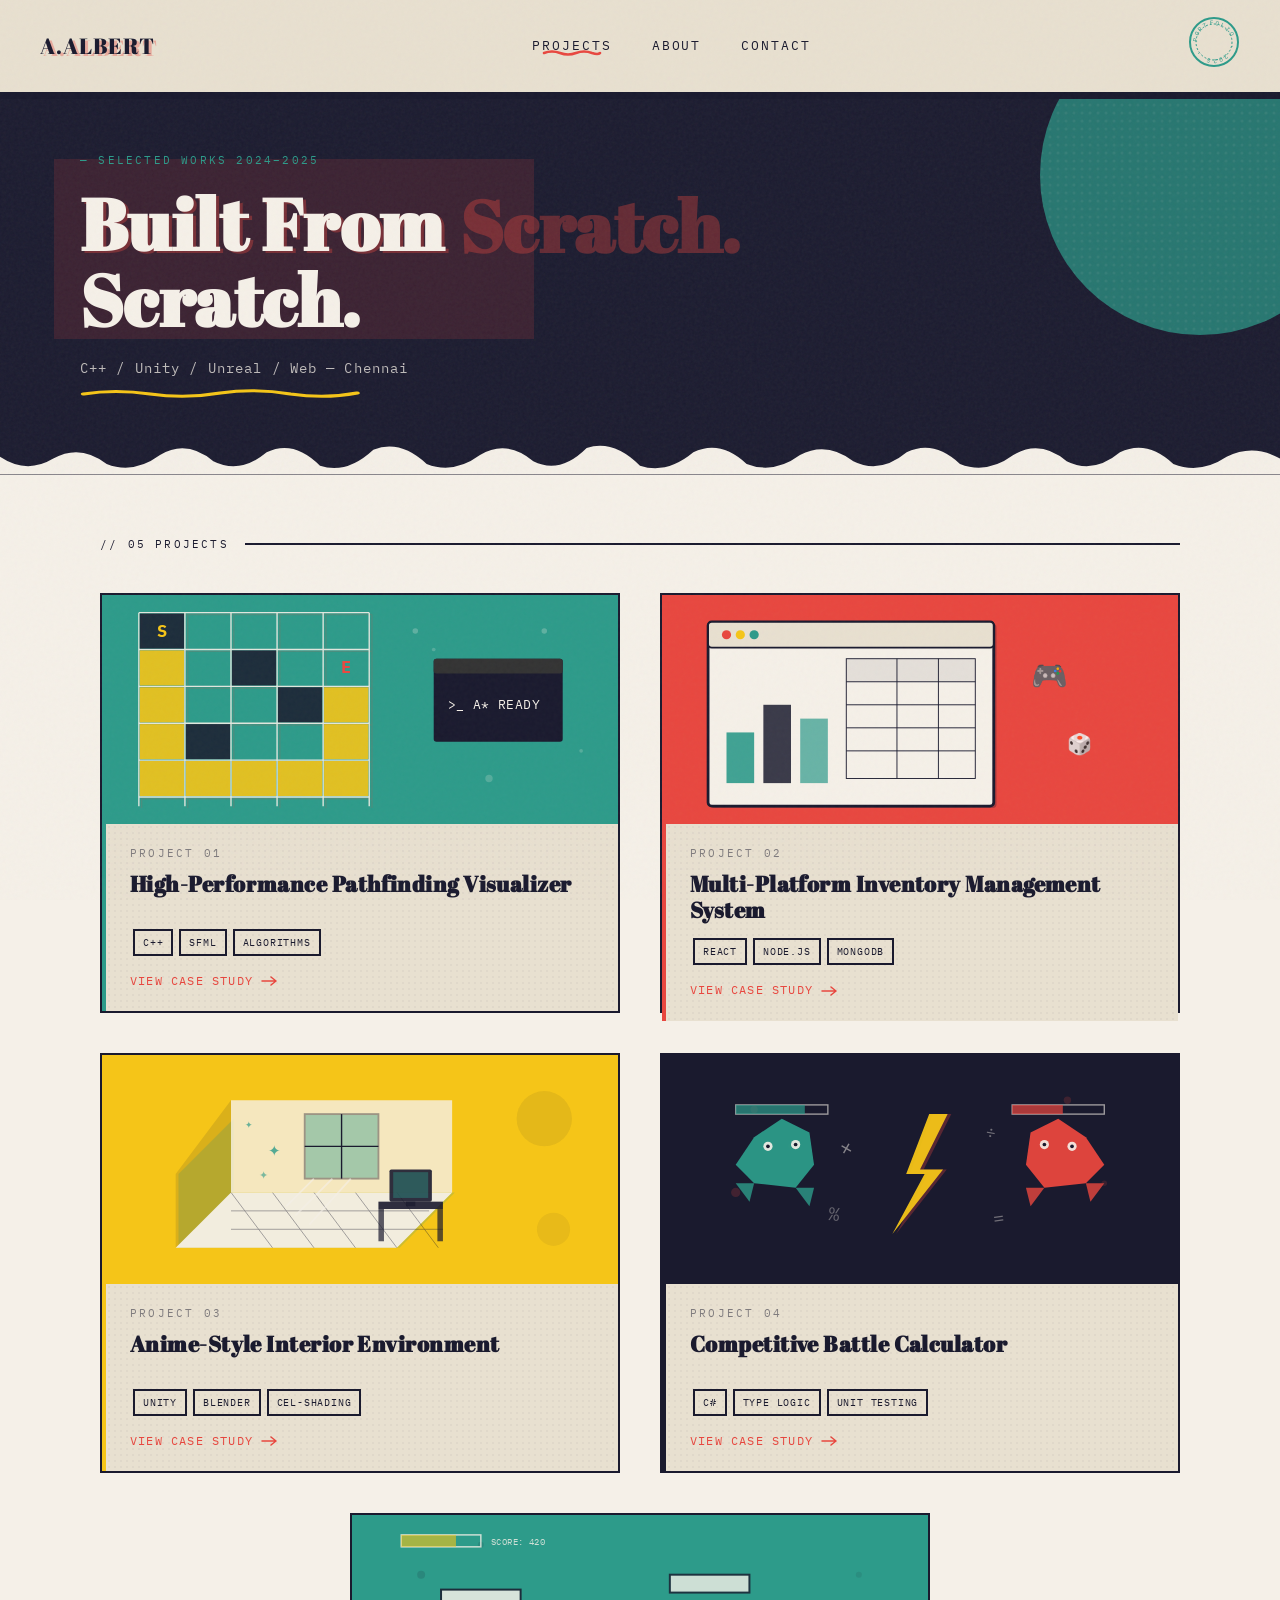
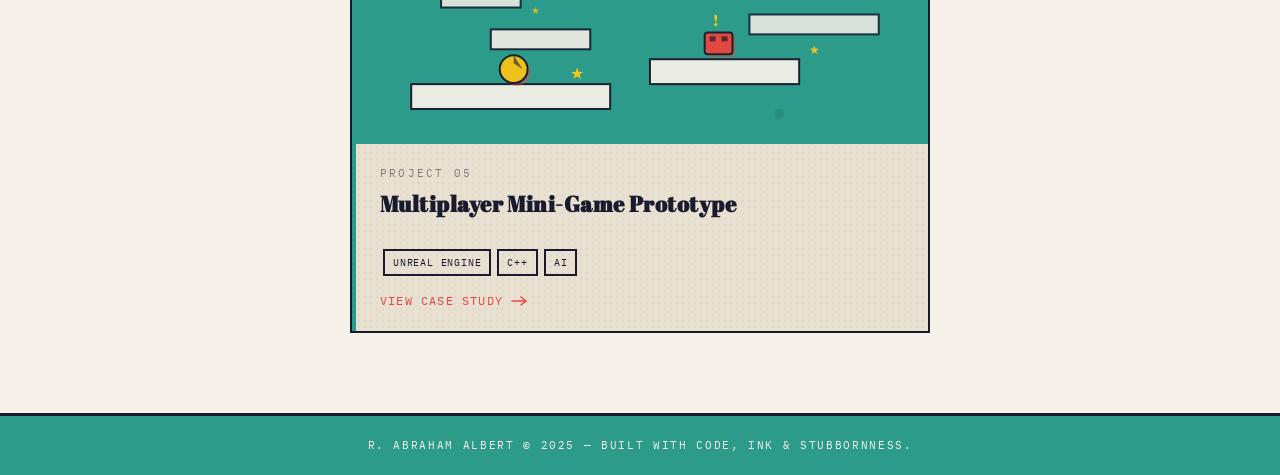
<file: index.html>
<!DOCTYPE html>
<html lang="en">
<head>
  <meta charset="UTF-8">
  <meta name="viewport" content="width=device-width, initial-scale=1.0">
  <title>R. Abraham Albert — Portfolio</title>
  <link rel="preconnect" href="https://fonts.googleapis.com">
  <link rel="preconnect" href="https://fonts.gstatic.com" crossorigin>
  <link href="https://fonts.googleapis.com/css2?family=Abril+Fatface&family=IBM+Plex+Mono:ital,wght@0,400;0,500;1,400&display=swap" rel="stylesheet">
  <link rel="stylesheet" href="assets/css/risograph.css">
  <link rel="stylesheet" href="assets/css/header.css">
  <link rel="stylesheet" href="assets/css/index.css">
</head>
<body>

<script src="assets/js/header.js"></script>
<script>injectHeader('projects');</script>

<!-- ═══════════════ HERO ═══════════════ -->
<section class="hero">
  <div class="hero-bg-circle" aria-hidden="true">
    <svg width="320" height="320" viewBox="0 0 320 320" fill="none">
      <circle cx="160" cy="160" r="160" fill="var(--ink-teal)" opacity="0.9"/>
      <g opacity="0.08">
        <pattern id="h1" x="0" y="0" width="8" height="8" patternUnits="userSpaceOnUse">
          <circle cx="2" cy="2" r="1.5" fill="var(--paper)"/>
        </pattern>
        <circle cx="160" cy="160" r="160" fill="url(#h1)"/>
      </g>
    </svg>
  </div>
  <div class="hero-red-block" aria-hidden="true"></div>

  <div class="hero-content">
    <p class="label hero-label">— Selected Works 2024–2025</p>
    <h1 class="hero-heading mis-reg" data-text="Built From Scratch.">
      Built From<br><span class="hero-scratch">Scratch<span class="scratch-underline">
        <svg viewBox="0 0 160 12" fill="none" xmlns="http://www.w3.org/2000/svg" preserveAspectRatio="none">
          <path d="M2 8 Q20 3 40 8 Q60 13 80 7 Q100 2 120 8 Q140 13 158 7" stroke="var(--ink-yellow)" stroke-width="3" fill="none" stroke-linecap="round"/>
        </svg>
      </span>.</span>
    </h1>
    <p class="hero-sub">C++ / Unity / Unreal / Web — Chennai</p>
  </div>

  <div class="torn-divider">
    <svg viewBox="0 0 1440 40" fill="none" xmlns="http://www.w3.org/2000/svg" preserveAspectRatio="none">
      <path d="M0,0 L0,20 Q30,40 60,22 Q90,5 120,28 Q150,40 180,18 Q210,0 240,25 Q270,40 300,15 Q330,0 360,30 Q390,40 420,12 Q450,0 480,28 Q510,40 540,18 Q570,0 600,25 Q630,40 660,10 Q690,0 720,30 Q750,40 780,15 Q810,0 840,28 Q870,40 900,18 Q930,2 960,25 Q990,40 1020,15 Q1050,0 1080,28 Q1110,40 1140,18 Q1170,0 1200,25 Q1230,40 1260,15 Q1290,0 1320,28 Q1350,40 1380,20 Q1410,5 1440,22 L1440,40 L0,40 Z" fill="var(--paper)"/>
    </svg>
  </div>
</section>

<!-- ═══════════════ PROJECTS GRID ═══════════════ -->
<section class="projects-section">
  <div class="projects-container">
    <div class="section-label">// 05 Projects</div>

    <div class="projects-grid">

      <!-- Card 1 -->
      <a href="projects/pathfinding.html" class="project-card stamp-hover" data-accent="teal">
        <div class="card-cover" style="background: var(--ink-teal);">
          <svg viewBox="0 0 560 230" fill="none" xmlns="http://www.w3.org/2000/svg" style="width:100%;height:100%">
            <!-- Misregistration grid -->
            <g opacity="0.25" transform="translate(3,2)">
              <g stroke="var(--ink-red)" stroke-width="1.5" opacity="0.6">
                <line x1="40" y1="10" x2="40" y2="220"/><line x1="90" y1="10" x2="90" y2="220"/>
                <line x1="140" y1="10" x2="140" y2="220"/><line x1="190" y1="10" x2="190" y2="220"/>
                <line x1="240" y1="10" x2="240" y2="220"/><line x1="290" y1="10" x2="290" y2="220"/>
                <line x1="40" y1="10" x2="290" y2="10"/><line x1="40" y1="50" x2="290" y2="50"/>
                <line x1="40" y1="90" x2="290" y2="90"/><line x1="40" y1="130" x2="290" y2="130"/>
                <line x1="40" y1="170" x2="290" y2="170"/><line x1="40" y1="210" x2="290" y2="210"/>
              </g>
            </g>
            <!-- Main grid -->
            <g stroke="var(--paper)" stroke-width="1.5" opacity="0.9">
              <line x1="40" y1="10" x2="40" y2="220"/><line x1="90" y1="10" x2="90" y2="220"/>
              <line x1="140" y1="10" x2="140" y2="220"/><line x1="190" y1="10" x2="190" y2="220"/>
              <line x1="240" y1="10" x2="240" y2="220"/><line x1="290" y1="10" x2="290" y2="220"/>
              <line x1="40" y1="10" x2="290" y2="10"/><line x1="40" y1="50" x2="290" y2="50"/>
              <line x1="40" y1="90" x2="290" y2="90"/><line x1="40" y1="130" x2="290" y2="130"/>
              <line x1="40" y1="170" x2="290" y2="170"/><line x1="40" y1="210" x2="290" y2="210"/>
            </g>
            <!-- Obstacles -->
            <rect x="41" y="11" width="48" height="38" fill="var(--ink-black)" opacity="0.85"/>
            <rect x="141" y="51" width="48" height="38" fill="var(--ink-black)" opacity="0.85"/>
            <rect x="191" y="91" width="48" height="38" fill="var(--ink-black)" opacity="0.85"/>
            <rect x="91" y="131" width="48" height="38" fill="var(--ink-black)" opacity="0.85"/>
            <!-- Path cells -->
            <rect x="41" y="51" width="48" height="38" fill="var(--ink-yellow)" opacity="0.9"/>
            <rect x="41" y="91" width="48" height="38" fill="var(--ink-yellow)" opacity="0.9"/>
            <rect x="41" y="131" width="48" height="38" fill="var(--ink-yellow)" opacity="0.9"/>
            <rect x="41" y="171" width="48" height="38" fill="var(--ink-yellow)" opacity="0.9"/>
            <rect x="91" y="171" width="48" height="38" fill="var(--ink-yellow)" opacity="0.9"/>
            <rect x="141" y="171" width="48" height="38" fill="var(--ink-yellow)" opacity="0.9"/>
            <rect x="191" y="171" width="48" height="38" fill="var(--ink-yellow)" opacity="0.9"/>
            <rect x="241" y="171" width="48" height="38" fill="var(--ink-yellow)" opacity="0.9"/>
            <rect x="241" y="131" width="48" height="38" fill="var(--ink-yellow)" opacity="0.9"/>
            <rect x="241" y="91" width="48" height="38" fill="var(--ink-yellow)" opacity="0.9"/>
            <!-- Start/End -->
            <text x="65" y="36" text-anchor="middle" font-family="IBM Plex Mono" font-size="18" font-weight="bold" fill="var(--ink-yellow)">S</text>
            <text x="265" y="76" text-anchor="middle" font-family="IBM Plex Mono" font-size="18" font-weight="bold" fill="var(--ink-red)">E</text>
            <!-- Terminal -->
            <rect x="360" y="60" width="140" height="90" fill="var(--ink-black)" rx="3"/>
            <rect x="360" y="60" width="140" height="16" fill="#333" rx="3"/>
            <text x="375" y="115" font-family="IBM Plex Mono" font-size="14" fill="var(--paper)">&#62;_ A* READY</text>
            <!-- Halftone dots -->
            <circle cx="340" cy="30" r="3" fill="var(--paper)" opacity="0.25"/>
            <circle cx="360" cy="50" r="2" fill="var(--paper)" opacity="0.2"/>
            <circle cx="420" cy="190" r="4" fill="var(--paper)" opacity="0.2"/>
            <circle cx="480" cy="30" r="3" fill="var(--paper)" opacity="0.25"/>
            <circle cx="520" cy="160" r="2" fill="var(--paper)" opacity="0.2"/>
          </svg>
        </div>
        <div class="card-body" style="border-left: 4px solid var(--ink-teal);">
          <p class="card-number label">Project 01</p>
          <h2 class="card-title">High-Performance Pathfinding Visualizer</h2>
          <div class="card-tags">
            <span class="tag">C++</span>
            <span class="tag">SFML</span>
            <span class="tag">Algorithms</span>
          </div>
          <span class="card-link">
            View Case Study
            <svg width="16" height="10" viewBox="0 0 16 10" fill="none"><path d="M1 5H15M15 5L10 1M15 5L10 9" stroke="var(--ink-red)" stroke-width="1.5" stroke-linecap="round"/></svg>
          </span>
        </div>
      </a>

      <!-- Card 2 -->
      <a href="projects/inventory.html" class="project-card stamp-hover" data-accent="red">
        <div class="card-cover" style="background: var(--ink-red);">
          <svg viewBox="0 0 560 230" fill="none" xmlns="http://www.w3.org/2000/svg" style="width:100%;height:100%">
            <!-- Browser misreg -->
            <rect x="53" y="22" width="310" height="200" rx="4" fill="var(--ink-black)" opacity="0.3"/>
            <!-- Browser window -->
            <rect x="50" y="20" width="310" height="200" rx="4" fill="var(--paper)" stroke="var(--ink-black)" stroke-width="3"/>
            <rect x="50" y="20" width="310" height="28" rx="4" fill="var(--paper-dark)" stroke="var(--ink-black)" stroke-width="2"/>
            <circle cx="70" cy="34" r="5" fill="var(--ink-red)"/>
            <circle cx="85" cy="34" r="5" fill="var(--ink-yellow)"/>
            <circle cx="100" cy="34" r="5" fill="var(--ink-teal)"/>
            <!-- Bar chart -->
            <rect x="70" y="140" width="30" height="55" fill="var(--ink-teal)" opacity="0.9"/>
            <rect x="110" y="110" width="30" height="85" fill="var(--ink-black)" opacity="0.85"/>
            <rect x="150" y="125" width="30" height="70" fill="var(--ink-teal)" opacity="0.7"/>
            <!-- Table -->
            <rect x="200" y="60" width="140" height="130" fill="none" stroke="var(--ink-black)" stroke-width="1"/>
            <line x1="200" y1="85" x2="340" y2="85" stroke="var(--ink-black)" stroke-width="1"/>
            <line x1="200" y1="110" x2="340" y2="110" stroke="var(--ink-black)" stroke-width="1"/>
            <line x1="200" y1="135" x2="340" y2="135" stroke="var(--ink-black)" stroke-width="1"/>
            <line x1="200" y1="160" x2="340" y2="160" stroke="var(--ink-black)" stroke-width="1"/>
            <line x1="255" y1="60" x2="255" y2="190" stroke="var(--ink-black)" stroke-width="1"/>
            <line x1="300" y1="60" x2="300" y2="190" stroke="var(--ink-black)" stroke-width="1"/>
            <rect x="200" y="60" width="140" height="25" fill="var(--ink-black)" opacity="0.08"/>
            <!-- Game icons -->
            <text x="400" y="90" font-size="32" fill="var(--ink-yellow)" opacity="0.9">🎮</text>
            <text x="440" y="160" font-size="22" fill="var(--ink-yellow)" opacity="0.9">🎲</text>
          </svg>
        </div>
        <div class="card-body" style="border-left: 4px solid var(--ink-red);">
          <p class="card-number label">Project 02</p>
          <h2 class="card-title">Multi-Platform Inventory Management System</h2>
          <div class="card-tags">
            <span class="tag">React</span>
            <span class="tag">Node.js</span>
            <span class="tag">MongoDB</span>
          </div>
          <span class="card-link">
            View Case Study
            <svg width="16" height="10" viewBox="0 0 16 10" fill="none"><path d="M1 5H15M15 5L10 1M15 5L10 9" stroke="var(--ink-red)" stroke-width="1.5" stroke-linecap="round"/></svg>
          </span>
        </div>
      </a>

      <!-- Card 3 -->
      <a href="projects/anime-interior.html" class="project-card stamp-hover" data-accent="yellow">
        <div class="card-cover" style="background: var(--ink-yellow);">
          <svg viewBox="0 0 560 230" fill="none" xmlns="http://www.w3.org/2000/svg" style="width:100%;height:100%">
            <!-- Misreg room -->
            <g transform="translate(3,0)" opacity="0.2">
              <polygon points="80,200 320,200 380,140 140,140" fill="var(--ink-teal)"/>
              <polygon points="80,200 140,140 140,60 80,120" fill="var(--ink-teal)"/>
            </g>
            <!-- Floor -->
            <polygon points="80,200 320,200 380,140 140,140" fill="var(--paper)" opacity="0.95"/>
            <!-- Floor tiles -->
            <g stroke="var(--ink-black)" stroke-width="0.8" opacity="0.5">
              <line x1="140" y1="140" x2="185" y2="200"/><line x1="185" y1="140" x2="230" y2="200"/>
              <line x1="230" y1="140" x2="275" y2="200"/><line x1="275" y1="140" x2="320" y2="200"/>
              <line x1="320" y1="140" x2="365" y2="200"/>
              <line x1="140" y1="160" x2="355" y2="160"/><line x1="140" y1="180" x2="370" y2="180"/>
            </g>
            <!-- Back wall -->
            <polygon points="140,140 380,140 380,40 140,40" fill="var(--paper)" opacity="0.8"/>
            <!-- Side wall -->
            <polygon points="80,200 80,120 140,40 140,140" fill="var(--ink-black)" opacity="0.12"/>
            <!-- Window -->
            <rect x="220" y="55" width="80" height="70" fill="var(--ink-teal)" opacity="0.4" stroke="var(--ink-black)" stroke-width="2"/>
            <line x1="220" y1="90" x2="300" y2="90" stroke="var(--ink-black)" stroke-width="1.5"/>
            <line x1="260" y1="55" x2="260" y2="125" stroke="var(--ink-black)" stroke-width="1.5"/>
            <!-- Light rays -->
            <g stroke="var(--paper)" stroke-width="2" opacity="0.6">
              <line x1="230" y1="125" x2="200" y2="155"/><line x1="250" y1="125" x2="210" y2="165"/>
              <line x1="270" y1="125" x2="225" y2="175"/>
            </g>
            <!-- Desk -->
            <rect x="300" y="150" width="70" height="8" fill="var(--ink-black)" opacity="0.9"/>
            <rect x="300" y="158" width="6" height="35" fill="var(--ink-black)" opacity="0.7"/>
            <rect x="364" y="158" width="6" height="35" fill="var(--ink-black)" opacity="0.7"/>
            <!-- Monitor -->
            <rect x="312" y="115" width="46" height="35" fill="var(--ink-black)" opacity="0.9" rx="2"/>
            <rect x="316" y="118" width="38" height="28" fill="var(--ink-teal)" opacity="0.4"/>
            <rect x="330" y="150" width="10" height="5" fill="var(--ink-black)" opacity="0.7"/>
            <!-- Sparkles -->
            <text x="180" y="100" font-size="16" fill="var(--ink-teal)" opacity="0.8">✦</text>
            <text x="155" y="70" font-size="10" fill="var(--ink-teal)" opacity="0.7">✦</text>
            <text x="170" y="125" font-size="12" fill="var(--ink-teal)" opacity="0.6">✦</text>
            <!-- Decorative -->
            <circle cx="480" cy="60" r="30" fill="var(--ink-black)" opacity="0.08"/>
            <circle cx="490" cy="180" r="18" fill="var(--ink-black)" opacity="0.06"/>
          </svg>
        </div>
        <div class="card-body" style="border-left: 4px solid var(--ink-yellow);">
          <p class="card-number label">Project 03</p>
          <h2 class="card-title">Anime-Style Interior Environment</h2>
          <div class="card-tags">
            <span class="tag">Unity</span>
            <span class="tag">Blender</span>
            <span class="tag">Cel-Shading</span>
          </div>
          <span class="card-link">
            View Case Study
            <svg width="16" height="10" viewBox="0 0 16 10" fill="none"><path d="M1 5H15M15 5L10 1M15 5L10 9" stroke="var(--ink-red)" stroke-width="1.5" stroke-linecap="round"/></svg>
          </span>
        </div>
      </a>

      <!-- Card 4 -->
      <a href="projects/battle-calculator.html" class="project-card stamp-hover" data-accent="black">
        <div class="card-cover" style="background: var(--ink-black);">
          <svg viewBox="0 0 560 230" fill="none" xmlns="http://www.w3.org/2000/svg" style="width:100%;height:100%">
            <!-- Halftone dots bg -->
            <circle cx="100" cy="50" r="4" fill="var(--ink-red)" opacity="0.2"/>
            <circle cx="140" cy="90" r="3" fill="var(--ink-red)" opacity="0.15"/>
            <circle cx="80" cy="140" r="5" fill="var(--ink-red)" opacity="0.2"/>
            <circle cx="440" cy="40" r="4" fill="var(--ink-red)" opacity="0.18"/>
            <circle cx="480" cy="130" r="3" fill="var(--ink-red)" opacity="0.15"/>
            <!-- Creature left -->
            <polygon points="100,80 130,60 160,75 165,110 145,135 100,130 80,110" fill="var(--ink-teal)" opacity="0.95"/>
            <polygon points="80,130 95,150 100,130" fill="var(--ink-teal)" opacity="0.8"/>
            <polygon points="145,135 160,155 165,135" fill="var(--ink-teal)" opacity="0.8"/>
            <circle cx="115" cy="90" r="5" fill="var(--paper)" opacity="0.9"/>
            <circle cx="145" cy="88" r="5" fill="var(--paper)" opacity="0.9"/>
            <circle cx="115" cy="90" r="2" fill="var(--ink-black)"/>
            <circle cx="145" cy="88" r="2" fill="var(--ink-black)"/>
            <!-- Creature right -->
            <polygon points="460,80 430,60 400,75 395,110 415,135 460,130 480,110" fill="var(--ink-red)" opacity="0.95"/>
            <polygon points="480,130 465,150 460,130" fill="var(--ink-red)" opacity="0.8"/>
            <polygon points="415,135 400,155 395,135" fill="var(--ink-red)" opacity="0.8"/>
            <circle cx="445" cy="90" r="5" fill="var(--paper)" opacity="0.9"/>
            <circle cx="415" cy="88" r="5" fill="var(--paper)" opacity="0.9"/>
            <circle cx="445" cy="90" r="2" fill="var(--ink-black)"/>
            <circle cx="415" cy="88" r="2" fill="var(--ink-black)"/>
            <!-- HP bars -->
            <rect x="80" y="45" width="100" height="10" fill="none" stroke="var(--paper)" stroke-width="1.5" opacity="0.6"/>
            <rect x="80" y="45" width="75" height="10" fill="var(--ink-teal)" opacity="0.7"/>
            <rect x="380" y="45" width="100" height="10" fill="none" stroke="var(--paper)" stroke-width="1.5" opacity="0.6"/>
            <rect x="380" y="45" width="55" height="10" fill="var(--ink-red)" opacity="0.7"/>
            <!-- Lightning bolt misreg -->
            <polygon points="290,55 265,120 285,120 250,185 305,115 280,115 310,55" fill="var(--ink-red)" opacity="0.3" transform="translate(4,0)"/>
            <!-- Lightning bolt main -->
            <polygon points="290,55 265,120 285,120 250,185 305,115 280,115 310,55" fill="var(--ink-yellow)" opacity="0.95"/>
            <!-- Math symbols -->
            <text x="195" y="100" font-family="IBM Plex Mono" font-size="22" fill="var(--paper)" opacity="0.5" transform="rotate(-15,195,100)">×</text>
            <text x="350" y="80" font-family="IBM Plex Mono" font-size="18" fill="var(--paper)" opacity="0.4" transform="rotate(10,350,80)">÷</text>
            <text x="180" y="170" font-family="IBM Plex Mono" font-size="20" fill="var(--paper)" opacity="0.35" transform="rotate(5,180,170)">%</text>
            <text x="360" y="175" font-family="IBM Plex Mono" font-size="20" fill="var(--paper)" opacity="0.4" transform="rotate(-8,360,175)">=</text>
          </svg>
        </div>
        <div class="card-body" style="border-left: 4px solid var(--ink-black);">
          <p class="card-number label">Project 04</p>
          <h2 class="card-title">Competitive Battle Calculator</h2>
          <div class="card-tags">
            <span class="tag">C#</span>
            <span class="tag">Type Logic</span>
            <span class="tag">Unit Testing</span>
          </div>
          <span class="card-link">
            View Case Study
            <svg width="16" height="10" viewBox="0 0 16 10" fill="none"><path d="M1 5H15M15 5L10 1M15 5L10 9" stroke="var(--ink-red)" stroke-width="1.5" stroke-linecap="round"/></svg>
          </span>
        </div>
      </a>

      <!-- Card 5 (centered) -->
      <a href="projects/multiplayer-prototype.html" class="project-card stamp-hover card-centered" data-accent="teal">
        <div class="card-cover" style="background: var(--ink-teal);">
          <svg viewBox="0 0 560 230" fill="none" xmlns="http://www.w3.org/2000/svg" style="width:100%;height:100%">
            <!-- BG dots -->
            <circle cx="60" cy="60" r="4" fill="var(--ink-black)" opacity="0.15"/>
            <circle cx="120" cy="30" r="3" fill="var(--ink-black)" opacity="0.12"/>
            <circle cx="420" cy="200" r="5" fill="var(--ink-black)" opacity="0.12"/>
            <circle cx="500" cy="60" r="3" fill="var(--ink-black)" opacity="0.1"/>
            <!-- Platforms -->
            <rect x="50" y="170" width="200" height="25" fill="var(--paper)" opacity="0.95" stroke="var(--ink-black)" stroke-width="2"/>
            <rect x="290" y="145" width="150" height="25" fill="var(--paper)" opacity="0.95" stroke="var(--ink-black)" stroke-width="2"/>
            <rect x="130" y="115" width="100" height="20" fill="var(--paper)" opacity="0.9" stroke="var(--ink-black)" stroke-width="2"/>
            <rect x="390" y="100" width="130" height="20" fill="var(--paper)" opacity="0.85" stroke="var(--ink-black)" stroke-width="2"/>
            <rect x="80" y="75" width="80" height="18" fill="var(--paper)" opacity="0.85" stroke="var(--ink-black)" stroke-width="2"/>
            <rect x="310" y="60" width="80" height="18" fill="var(--paper)" opacity="0.8" stroke="var(--ink-black)" stroke-width="2"/>
            <!-- Player (misreg) -->
            <circle cx="153" cy="155" r="14" fill="var(--ink-red)" opacity="0.4" transform="translate(3,3)"/>
            <polygon points="153,141 160,148 153,141" fill="var(--ink-red)" opacity="0.4" transform="translate(3,3)"/>
            <!-- Player -->
            <circle cx="153" cy="155" r="14" fill="var(--ink-yellow)" opacity="0.95" stroke="var(--ink-black)" stroke-width="2"/>
            <polygon points="153,141 162,155 153,149" fill="var(--ink-black)" opacity="0.6"/>
            <!-- Enemy (misreg) -->
            <rect x="345" y="118" width="28" height="22" rx="3" fill="var(--ink-red)" opacity="0.4" transform="translate(3,3)"/>
            <!-- Enemy -->
            <rect x="345" y="118" width="28" height="22" rx="3" fill="var(--ink-red)" opacity="0.95" stroke="var(--ink-black)" stroke-width="2"/>
            <rect x="350" y="122" width="6" height="5" fill="var(--ink-black)" opacity="0.7"/>
            <rect x="362" y="122" width="6" height="5" fill="var(--ink-black)" opacity="0.7"/>
            <!-- Exclamation -->
            <text x="351" y="112" font-family="IBM Plex Mono" font-size="16" font-weight="bold" fill="var(--ink-yellow)">!</text>
            <!-- Stars/collectibles -->
            <text x="210" y="165" font-size="16" fill="var(--ink-yellow)">★</text>
            <text x="450" y="140" font-size="12" fill="var(--ink-yellow)">★</text>
            <text x="170" y="100" font-size="10" fill="var(--ink-yellow)" opacity="0.8">★</text>
            <!-- UI elements -->
            <rect x="40" y="20" width="80" height="12" fill="none" stroke="var(--paper)" stroke-width="1.5" opacity="0.8"/>
            <rect x="40" y="20" width="55" height="12" fill="var(--ink-yellow)" opacity="0.6"/>
            <text x="130" y="30" font-family="IBM Plex Mono" font-size="9" fill="var(--paper)" opacity="0.8">SCORE: 420</text>
          </svg>
        </div>
        <div class="card-body" style="border-left: 4px solid var(--ink-teal);">
          <p class="card-number label">Project 05</p>
          <h2 class="card-title">Multiplayer Mini-Game Prototype</h2>
          <div class="card-tags">
            <span class="tag">Unreal Engine</span>
            <span class="tag">C++</span>
            <span class="tag">AI</span>
          </div>
          <span class="card-link">
            View Case Study
            <svg width="16" height="10" viewBox="0 0 16 10" fill="none"><path d="M1 5H15M15 5L10 1M15 5L10 9" stroke="var(--ink-red)" stroke-width="1.5" stroke-linecap="round"/></svg>
          </span>
        </div>
      </a>

    </div><!-- /grid -->
  </div>
</section>

<!-- ═══════════════ FOOTER ═══════════════ -->
<footer class="main-footer">
  R. Abraham Albert © 2025 — Built with Code, Ink &amp; Stubbornness.
</footer>

</body>
</html>
</file>
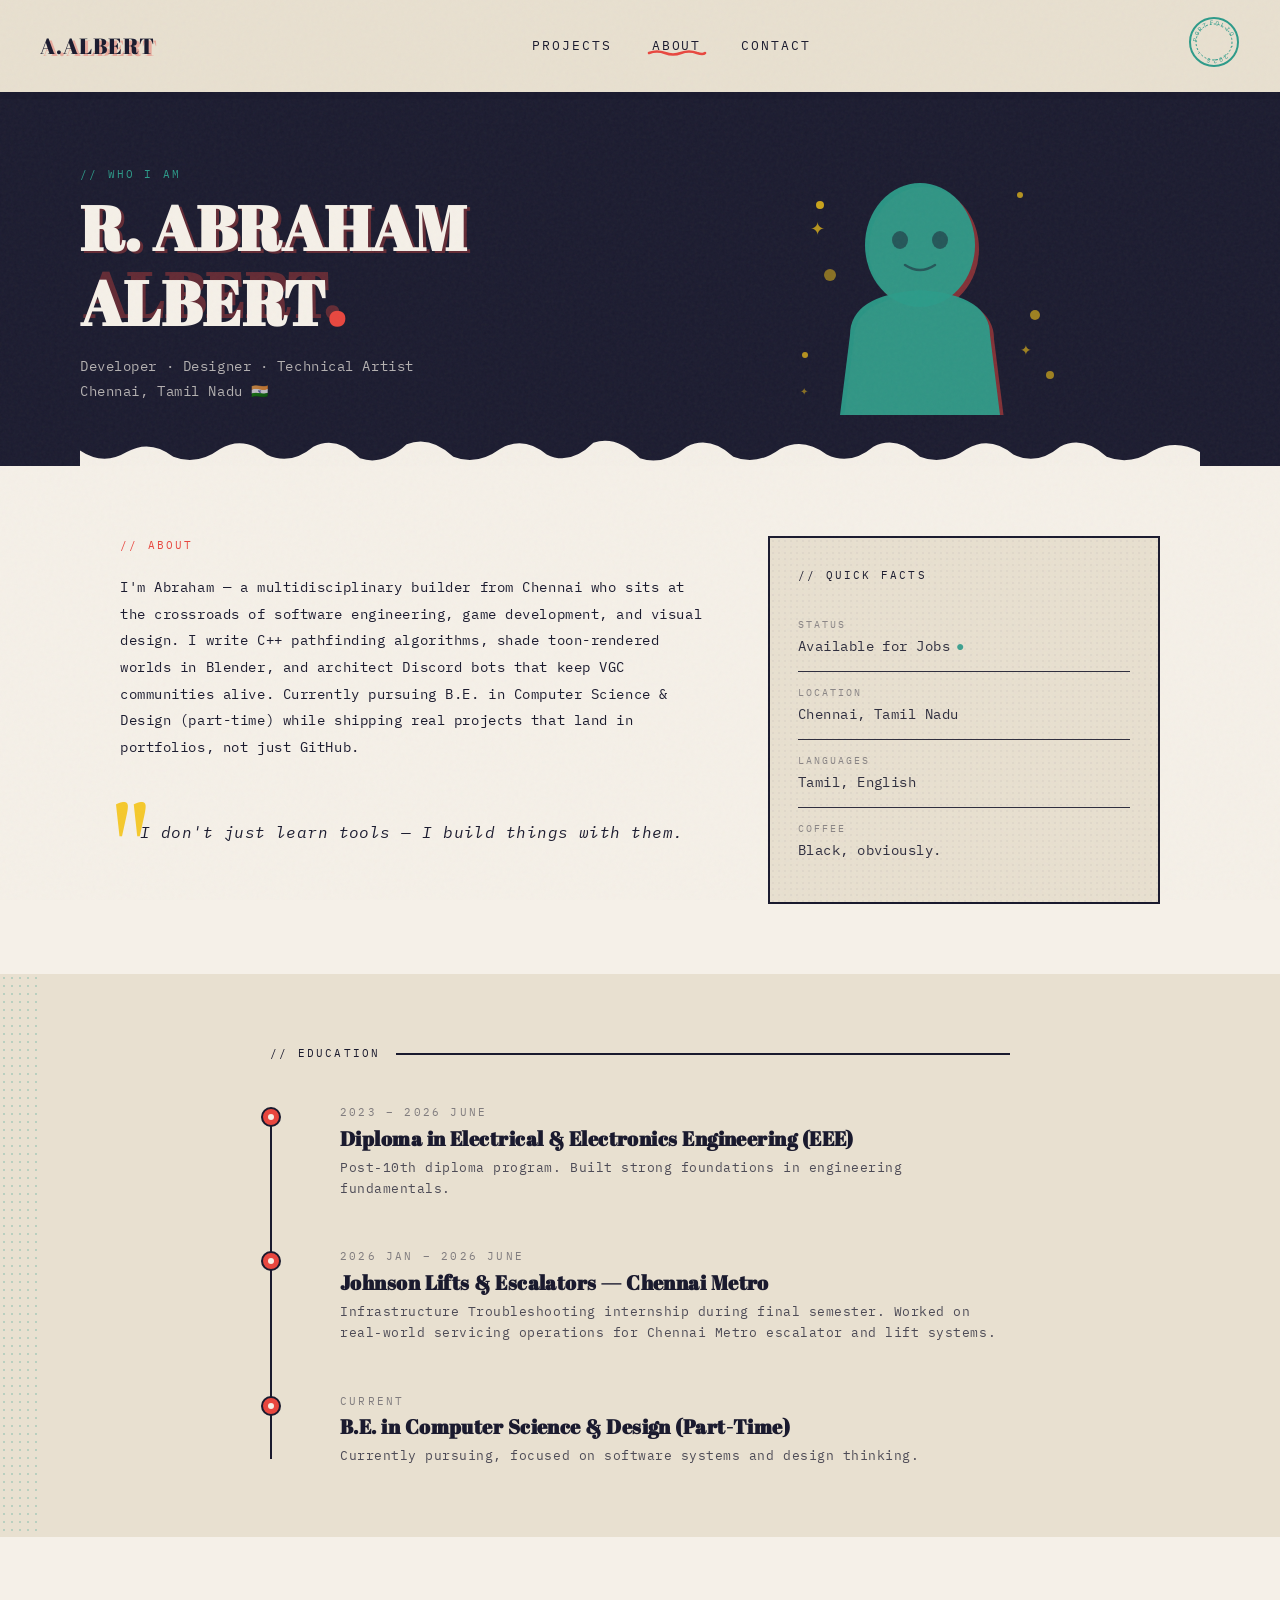
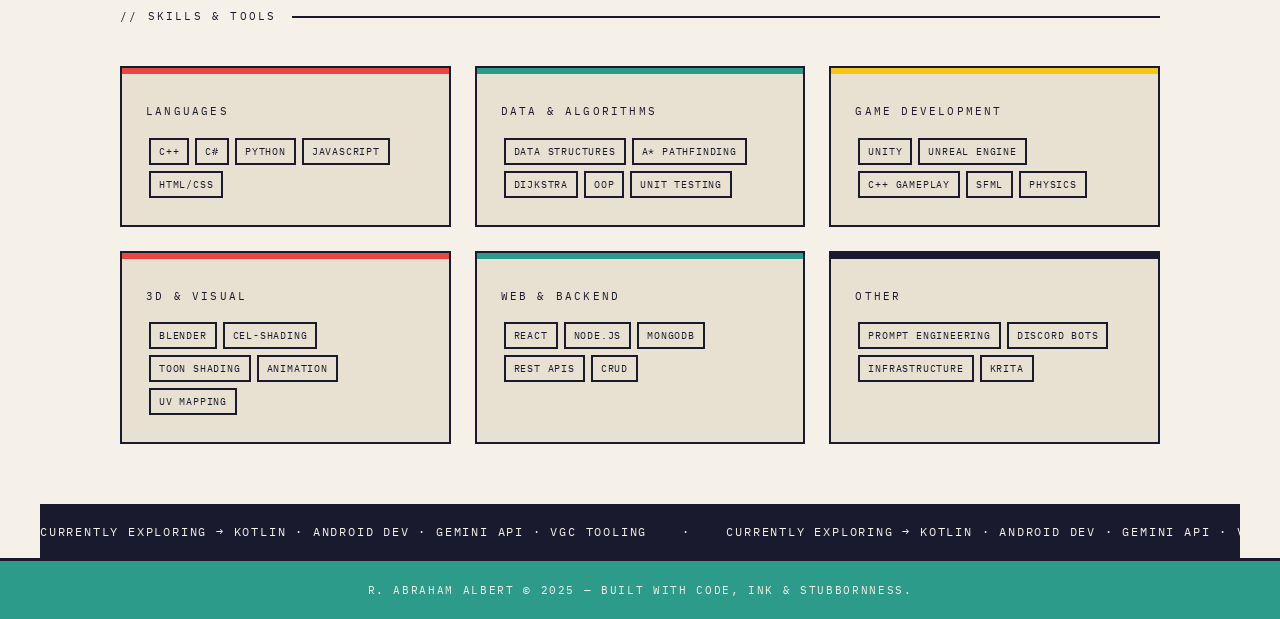
<file: about.html>
<!DOCTYPE html>
<html lang="en">
<head>
  <meta charset="UTF-8">
  <meta name="viewport" content="width=device-width, initial-scale=1.0">
  <title>About — R. Abraham Albert</title>
  <link rel="preconnect" href="https://fonts.googleapis.com">
  <link rel="preconnect" href="https://fonts.gstatic.com" crossorigin>
  <link href="https://fonts.googleapis.com/css2?family=Abril+Fatface&family=IBM+Plex+Mono:ital,wght@0,400;0,500;1,400&display=swap" rel="stylesheet">
  <link rel="stylesheet" href="assets/css/risograph.css">
  <link rel="stylesheet" href="assets/css/header.css">
  <link rel="stylesheet" href="assets/css/about.css">
</head>
<body>

<script src="assets/js/header.js"></script>
<script>injectHeader('about');</script>

<!-- ═══════════════ BLOCK 1: HERO ═══════════════ -->
<section class="about-hero">
  <div class="about-hero-left">
    <p class="label" style="color: var(--ink-teal);">// Who I Am</p>
    <h1 class="about-name mis-reg" data-text="R. ABRAHAM ALBERT.">
      R. ABRAHAM<br><span>ALBERT<span class="period">.</span></span>
    </h1>
    <p class="about-subtitle">Developer · Designer · Technical Artist<br>Chennai, Tamil Nadu 🇮🇳</p>
  </div>
  <div class="about-hero-right" aria-hidden="true">
    <svg width="300" height="260" viewBox="0 0 300 260" fill="none" xmlns="http://www.w3.org/2000/svg">
      <!-- Misreg silhouette -->
      <g transform="translate(4,4)" opacity="0.5">
        <ellipse cx="150" cy="90" rx="55" ry="62" fill="var(--ink-red)"/>
        <path d="M80,180 Q80,140 150,135 Q220,140 220,180 L230,260 L70,260 Z" fill="var(--ink-red)"/>
      </g>
      <!-- Main silhouette -->
      <ellipse cx="150" cy="90" rx="55" ry="62" fill="var(--ink-teal)" opacity="0.95"/>
      <path d="M80,180 Q80,140 150,135 Q220,140 220,180 L230,260 L70,260 Z" fill="var(--ink-teal)" opacity="0.95"/>
      <!-- Face details -->
      <ellipse cx="130" cy="85" rx="8" ry="9" fill="var(--ink-black)" opacity="0.5"/>
      <ellipse cx="170" cy="85" rx="8" ry="9" fill="var(--ink-black)" opacity="0.5"/>
      <path d="M135,110 Q150,120 165,110" stroke="var(--ink-black)" stroke-width="2.5" fill="none" stroke-linecap="round" opacity="0.5"/>
      <!-- Halftone dots -->
      <circle cx="50" cy="50" r="4" fill="var(--ink-yellow)" opacity="0.8"/>
      <circle cx="250" cy="40" r="3" fill="var(--ink-yellow)" opacity="0.7"/>
      <circle cx="265" cy="160" r="5" fill="var(--ink-yellow)" opacity="0.6"/>
      <circle cx="35" cy="200" r="3" fill="var(--ink-yellow)" opacity="0.7"/>
      <circle cx="280" cy="220" r="4" fill="var(--ink-yellow)" opacity="0.6"/>
      <circle cx="60" cy="120" r="6" fill="var(--ink-yellow)" opacity="0.5"/>
      <!-- Stars/accents -->
      <text x="40" y="80" font-size="18" fill="var(--ink-yellow)" opacity="0.7">✦</text>
      <text x="250" y="200" font-size="14" fill="var(--ink-yellow)" opacity="0.6">✦</text>
      <text x="30" y="240" font-size="10" fill="var(--ink-yellow)" opacity="0.5">✦</text>
    </svg>
  </div>

  <div class="torn-divider">
    <svg viewBox="0 0 1440 40" fill="none" xmlns="http://www.w3.org/2000/svg" preserveAspectRatio="none">
      <path d="M0,0 L0,20 Q30,40 60,22 Q90,5 120,28 Q150,40 180,18 Q210,0 240,25 Q270,40 300,15 Q330,0 360,30 Q390,40 420,12 Q450,0 480,28 Q510,40 540,18 Q570,0 600,25 Q630,40 660,10 Q690,0 720,30 Q750,40 780,15 Q810,0 840,28 Q870,40 900,18 Q930,2 960,25 Q990,40 1020,15 Q1050,0 1080,28 Q1110,40 1140,18 Q1170,0 1200,25 Q1230,40 1260,15 Q1290,0 1320,28 Q1350,40 1380,20 Q1410,5 1440,22 L1440,40 L0,40 Z" fill="var(--paper)"/>
    </svg>
  </div>
</section>

<!-- ═══════════════ BLOCK 2: BIO ═══════════════ -->
<section class="about-bio">
  <div class="about-bio-inner">
    <div class="bio-left">
      <p class="label" style="color: var(--ink-red);">// About</p>
      <p class="bio-text">I'm Abraham — a multidisciplinary builder from Chennai who sits at the crossroads of software engineering, game development, and visual design. I write C++ pathfinding algorithms, shade toon-rendered worlds in Blender, and architect Discord bots that keep VGC communities alive. Currently pursuing B.E. in Computer Science &amp; Design (part-time) while shipping real projects that land in portfolios, not just GitHub.</p>
      <div class="pull-quote">
        <span class="quote-mark">"</span>
        <em class="quote-text">I don't just learn tools — I build things with them.</em>
      </div>
    </div>
    <div class="bio-right">
      <div class="info-card">
        <div class="info-card-halftone"></div>
        <p class="label" style="margin-bottom: 20px;">// Quick Facts</p>
        <div class="info-row">
          <span class="info-key">Status</span>
          <span class="info-val">Available for Jobs <span class="blink-dot">●</span></span>
        </div>
        <div class="info-row">
          <span class="info-key">Location</span>
          <span class="info-val">Chennai, Tamil Nadu</span>
        </div>
        <div class="info-row">
          <span class="info-key">Languages</span>
          <span class="info-val">Tamil, English</span>
        </div>
        <div class="info-row">
          <span class="info-key">Coffee</span>
          <span class="info-val">Black, obviously.</span>
        </div>
      </div>
    </div>
  </div>
</section>

<!-- ═══════════════ BLOCK 3: EDUCATION ═══════════════ -->
<section class="about-education">
  <div class="edu-stripe" aria-hidden="true"></div>
  <div class="about-edu-inner">
    <p class="label section-label">// Education</p>

    <div class="timeline">

      <div class="timeline-item">
        <div class="timeline-marker"></div>
        <div class="timeline-content">
          <span class="timeline-year label">2023 – 2026 June</span>
          <h3 class="timeline-inst">Diploma in Electrical &amp; Electronics Engineering (EEE)</h3>
          <p class="timeline-detail">Post-10th diploma program. Built strong foundations in engineering fundamentals.</p>
        </div>
      </div>

      <div class="timeline-item">
        <div class="timeline-marker"></div>
        <div class="timeline-content">
          <span class="timeline-year label">2026 Jan – 2026 June</span>
          <h3 class="timeline-inst">Johnson Lifts &amp; Escalators — Chennai Metro</h3>
          <p class="timeline-detail">Infrastructure Troubleshooting internship during final semester. Worked on real-world servicing operations for Chennai Metro escalator and lift systems.</p>
        </div>
      </div>

      <div class="timeline-item">
        <div class="timeline-marker"></div>
        <div class="timeline-content">
          <span class="timeline-year label">Current</span>
          <h3 class="timeline-inst">B.E. in Computer Science &amp; Design (Part-Time)</h3>
          <p class="timeline-detail">Currently pursuing, focused on software systems and design thinking.</p>
        </div>
      </div>

    </div>
  </div>
</section>

<!-- ═══════════════ BLOCK 4: SKILLS ═══════════════ -->
<section class="about-skills">
  <div class="about-skills-inner">
    <p class="label section-label">// Skills &amp; Tools</p>

    <div class="skills-grid">

      <div class="skill-card" style="--accent: var(--ink-red)">
        <div class="skill-accent-bar"></div>
        <p class="skill-cat label">Languages</p>
        <div class="skill-tags">
          <span class="tag">C++</span><span class="tag">C#</span><span class="tag">Python</span>
          <span class="tag">JavaScript</span><span class="tag">HTML/CSS</span>
        </div>
      </div>

      <div class="skill-card" style="--accent: var(--ink-teal)">
        <div class="skill-accent-bar"></div>
        <p class="skill-cat label">Data &amp; Algorithms</p>
        <div class="skill-tags">
          <span class="tag">Data Structures</span><span class="tag">A* Pathfinding</span>
          <span class="tag">Dijkstra</span><span class="tag">OOP</span><span class="tag">Unit Testing</span>
        </div>
      </div>

      <div class="skill-card" style="--accent: var(--ink-yellow)">
        <div class="skill-accent-bar"></div>
        <p class="skill-cat label">Game Development</p>
        <div class="skill-tags">
          <span class="tag">Unity</span><span class="tag">Unreal Engine</span>
          <span class="tag">C++ Gameplay</span><span class="tag">SFML</span><span class="tag">Physics</span>
        </div>
      </div>

      <div class="skill-card" style="--accent: var(--ink-red)">
        <div class="skill-accent-bar"></div>
        <p class="skill-cat label">3D &amp; Visual</p>
        <div class="skill-tags">
          <span class="tag">Blender</span><span class="tag">Cel-Shading</span>
          <span class="tag">Toon Shading</span><span class="tag">Animation</span><span class="tag">UV Mapping</span>
        </div>
      </div>

      <div class="skill-card" style="--accent: var(--ink-teal)">
        <div class="skill-accent-bar"></div>
        <p class="skill-cat label">Web &amp; Backend</p>
        <div class="skill-tags">
          <span class="tag">React</span><span class="tag">Node.js</span>
          <span class="tag">MongoDB</span><span class="tag">REST APIs</span><span class="tag">CRUD</span>
        </div>
      </div>

      <div class="skill-card" style="--accent: var(--ink-black)">
        <div class="skill-accent-bar"></div>
        <p class="skill-cat label">Other</p>
        <div class="skill-tags">
          <span class="tag">Prompt Engineering</span><span class="tag">Discord Bots</span>
          <span class="tag">Infrastructure</span><span class="tag">Krita</span>
        </div>
      </div>

    </div>

    <div class="skills-ticker-wrap">
      <div class="skills-ticker">
        <span>Currently Exploring → Kotlin · Android Dev · Gemini API · VGC Tooling &nbsp;&nbsp;&nbsp;·&nbsp;&nbsp;&nbsp; Currently Exploring → Kotlin · Android Dev · Gemini API · VGC Tooling &nbsp;&nbsp;&nbsp;·&nbsp;&nbsp;&nbsp; Currently Exploring → Kotlin · Android Dev · Gemini API · VGC Tooling</span>
      </div>
    </div>
  </div>
</section>

<!-- ═══════════════ FOOTER ═══════════════ -->
<footer class="main-footer">
  R. Abraham Albert © 2025 — Built with Code, Ink &amp; Stubbornness.
</footer>

</body>
</html>
</file>
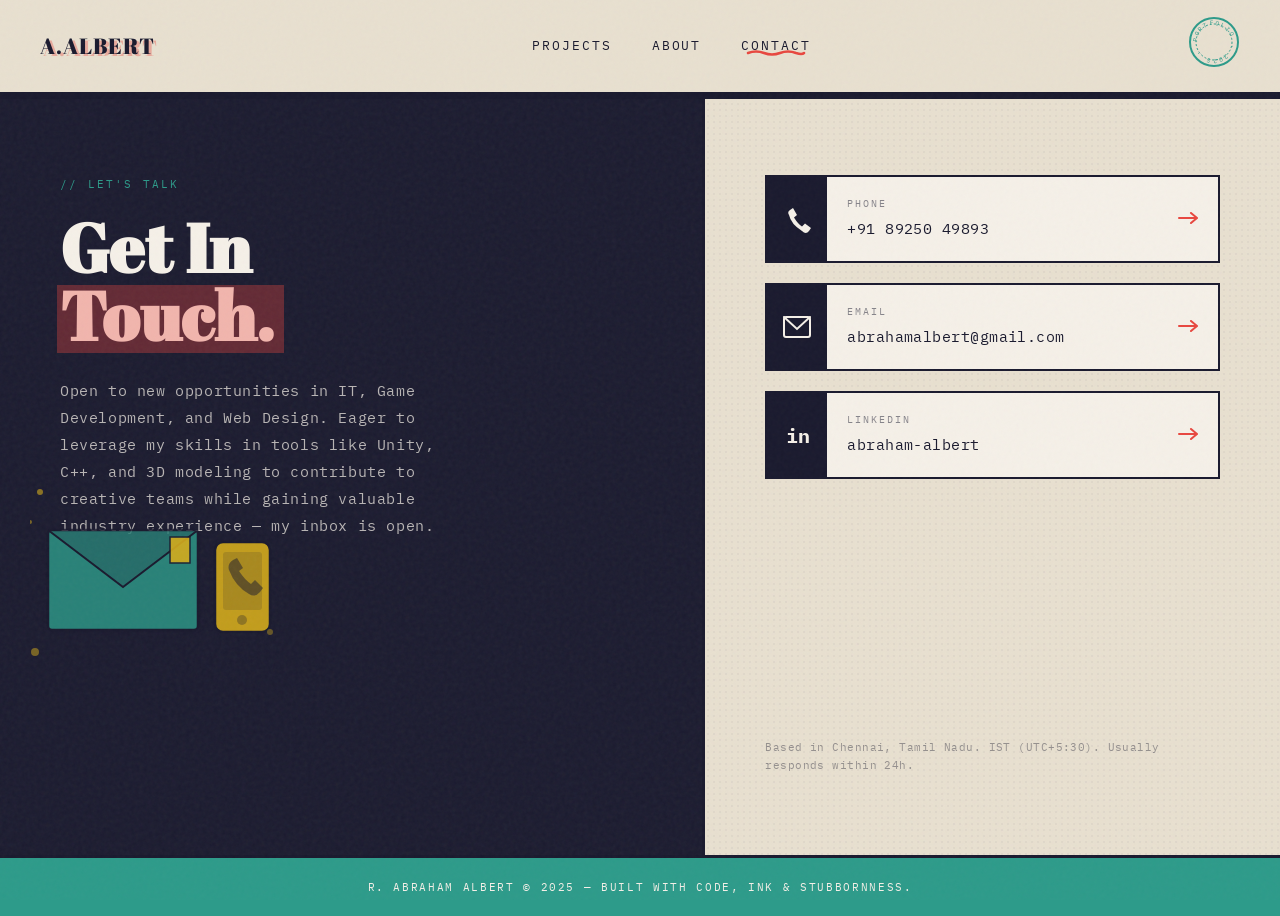
<file: contact.html>
<!DOCTYPE html>
<html lang="en">
<head>
  <meta charset="UTF-8">
  <meta name="viewport" content="width=device-width, initial-scale=1.0">
  <title>Contact — R. Abraham Albert</title>
  <link rel="preconnect" href="https://fonts.googleapis.com">
  <link rel="preconnect" href="https://fonts.gstatic.com" crossorigin>
  <link href="https://fonts.googleapis.com/css2?family=Abril+Fatface&family=IBM+Plex+Mono:ital,wght@0,400;0,500;1,400&display=swap" rel="stylesheet">
  <link rel="stylesheet" href="assets/css/risograph.css">
  <link rel="stylesheet" href="assets/css/header.css">
  <link rel="stylesheet" href="assets/css/contact.css">
</head>
<body>

<script src="assets/js/header.js"></script>
<script>injectHeader('contact');</script>

<main class="contact-main">

  <!-- LEFT HALF -->
  <div class="contact-left">
    <div class="contact-left-inner">
      <p class="label" style="color: var(--ink-teal); margin-bottom: 20px;">// Let's Talk</p>

      <h1 class="contact-heading">
        Get In<br>
        <span class="touch-wrap">
          <span class="touch-highlight"></span>
          Touch.
        </span>
      </h1>

      <p class="contact-body">
        Open to new opportunities in IT, Game Development, and Web Design. Eager to leverage my skills in tools like Unity, C++, and 3D modeling to contribute to creative teams while gaining valuable industry experience — my inbox is open.
      </p>

      <div class="contact-deco" aria-hidden="true">
        <svg width="260" height="200" viewBox="0 0 260 200" fill="none" xmlns="http://www.w3.org/2000/svg">
          <!-- Envelope body misreg -->
          <rect x="18" y="48" width="150" height="100" rx="4" fill="var(--ink-black)" opacity="0.35" transform="translate(3,3)"/>
          <!-- Envelope body -->
          <rect x="18" y="48" width="150" height="100" rx="4" fill="var(--ink-teal)" opacity="0.95" stroke="var(--ink-black)" stroke-width="2.5"/>
          <!-- Envelope flap -->
          <polygon points="18,48 93,105 168,48" fill="var(--ink-black)" opacity="0.2"/>
          <polyline points="18,48 93,105 168,48" stroke="var(--ink-black)" stroke-width="2" fill="none"/>
          <!-- Stamp top right of envelope -->
          <rect x="140" y="55" width="20" height="26" fill="var(--ink-yellow)" opacity="0.9" stroke="var(--ink-black)" stroke-width="1.5"/>
          <!-- Phone icon -->
          <g transform="translate(185, 60)">
            <rect x="0" y="0" width="55" height="90" rx="8" fill="var(--ink-yellow)" opacity="0.9" stroke="var(--ink-black)" stroke-width="2.5"/>
            <rect x="8" y="10" width="39" height="58" rx="3" fill="var(--ink-black)" opacity="0.15"/>
            <circle cx="27" cy="78" r="5" fill="var(--ink-black)" opacity="0.3"/>
            <!-- Phone symbol -->
            <path d="M14,28 Q12,22 18,18 L22,16 L28,26 L24,29 Q30,38 36,42 L40,38 L48,46 L45,50 Q40,56 34,52 Q20,44 14,28Z" fill="var(--ink-black)" opacity="0.5"/>
          </g>
          <!-- Halftone dots background -->
          <circle cx="10" cy="10" r="3" fill="var(--ink-yellow)" opacity="0.6"/>
          <circle cx="0" cy="40" r="2" fill="var(--ink-yellow)" opacity="0.5"/>
          <circle cx="5" cy="170" r="4" fill="var(--ink-yellow)" opacity="0.5"/>
          <circle cx="240" cy="150" r="3" fill="var(--ink-yellow)" opacity="0.4"/>
        </svg>
      </div>
    </div>
  </div>

  <!-- DIVIDER -->
  <div class="contact-divider" aria-hidden="true"></div>

  <!-- RIGHT HALF -->
  <div class="contact-right">
    <div class="contact-right-inner">

      <a href="tel:+918925049893" class="contact-card stamp-hover">
        <div class="contact-card-icon">
          <svg width="28" height="28" viewBox="0 0 28 28" fill="none">
            <path d="M6,10 Q4,7 7,5 L10,3 L14,10 L11,12.5 Q15,19 19,21.5 L22,18.5 L28,23 L26,26 Q23,30 19,26 Q8,19 6,10Z" fill="var(--paper)" stroke="none"/>
          </svg>
        </div>
        <div class="contact-card-body">
          <span class="contact-card-label label">Phone</span>
          <span class="contact-card-value">+91 89250 49893</span>
        </div>
        <div class="contact-card-arrow">
          <svg width="20" height="12" viewBox="0 0 20 12" fill="none"><path d="M1 6H19M19 6L13 1M19 6L13 11" stroke="var(--ink-red)" stroke-width="2" stroke-linecap="round"/></svg>
        </div>
      </a>

      <a href="mailto:abrahamalbert@gmail.com" class="contact-card stamp-hover">
        <div class="contact-card-icon">
          <svg width="28" height="22" viewBox="0 0 28 22" fill="none">
            <rect x="1" y="1" width="26" height="20" rx="2" stroke="var(--paper)" stroke-width="2" fill="none"/>
            <polyline points="1,1 14,13 27,1" stroke="var(--paper)" stroke-width="2" fill="none" stroke-linecap="round"/>
          </svg>
        </div>
        <div class="contact-card-body">
          <span class="contact-card-label label">Email</span>
          <span class="contact-card-value">abrahamalbert@gmail.com</span>
        </div>
        <div class="contact-card-arrow">
          <svg width="20" height="12" viewBox="0 0 20 12" fill="none"><path d="M1 6H19M19 6L13 1M19 6L13 11" stroke="var(--ink-red)" stroke-width="2" stroke-linecap="round"/></svg>
        </div>
      </a>

      <a href="https://www.linkedin.com/in/abraham-albert-6473793a0" target="_blank" rel="noopener" class="contact-card stamp-hover">
        <div class="contact-card-icon">
          <svg width="28" height="28" viewBox="0 0 28 28" fill="none">
            <text x="3" y="22" font-family="IBM Plex Mono" font-size="20" font-weight="bold" fill="var(--paper)">in</text>
          </svg>
        </div>
        <div class="contact-card-body">
          <span class="contact-card-label label">LinkedIn</span>
          <span class="contact-card-value">abraham-albert</span>
        </div>
        <div class="contact-card-arrow">
          <svg width="20" height="12" viewBox="0 0 20 12" fill="none"><path d="M1 6H19M19 6L13 1M19 6L13 11" stroke="var(--ink-red)" stroke-width="2" stroke-linecap="round"/></svg>
        </div>
      </a>

      <p class="contact-note">Based in Chennai, Tamil Nadu. IST (UTC+5:30). Usually responds within 24h.</p>
    </div>
  </div>

</main>

<!-- ═══════════════ FOOTER ═══════════════ -->
<footer class="main-footer">
  R. Abraham Albert © 2025 — Built with Code, Ink &amp; Stubbornness.
</footer>

</body>
</html>
</file>
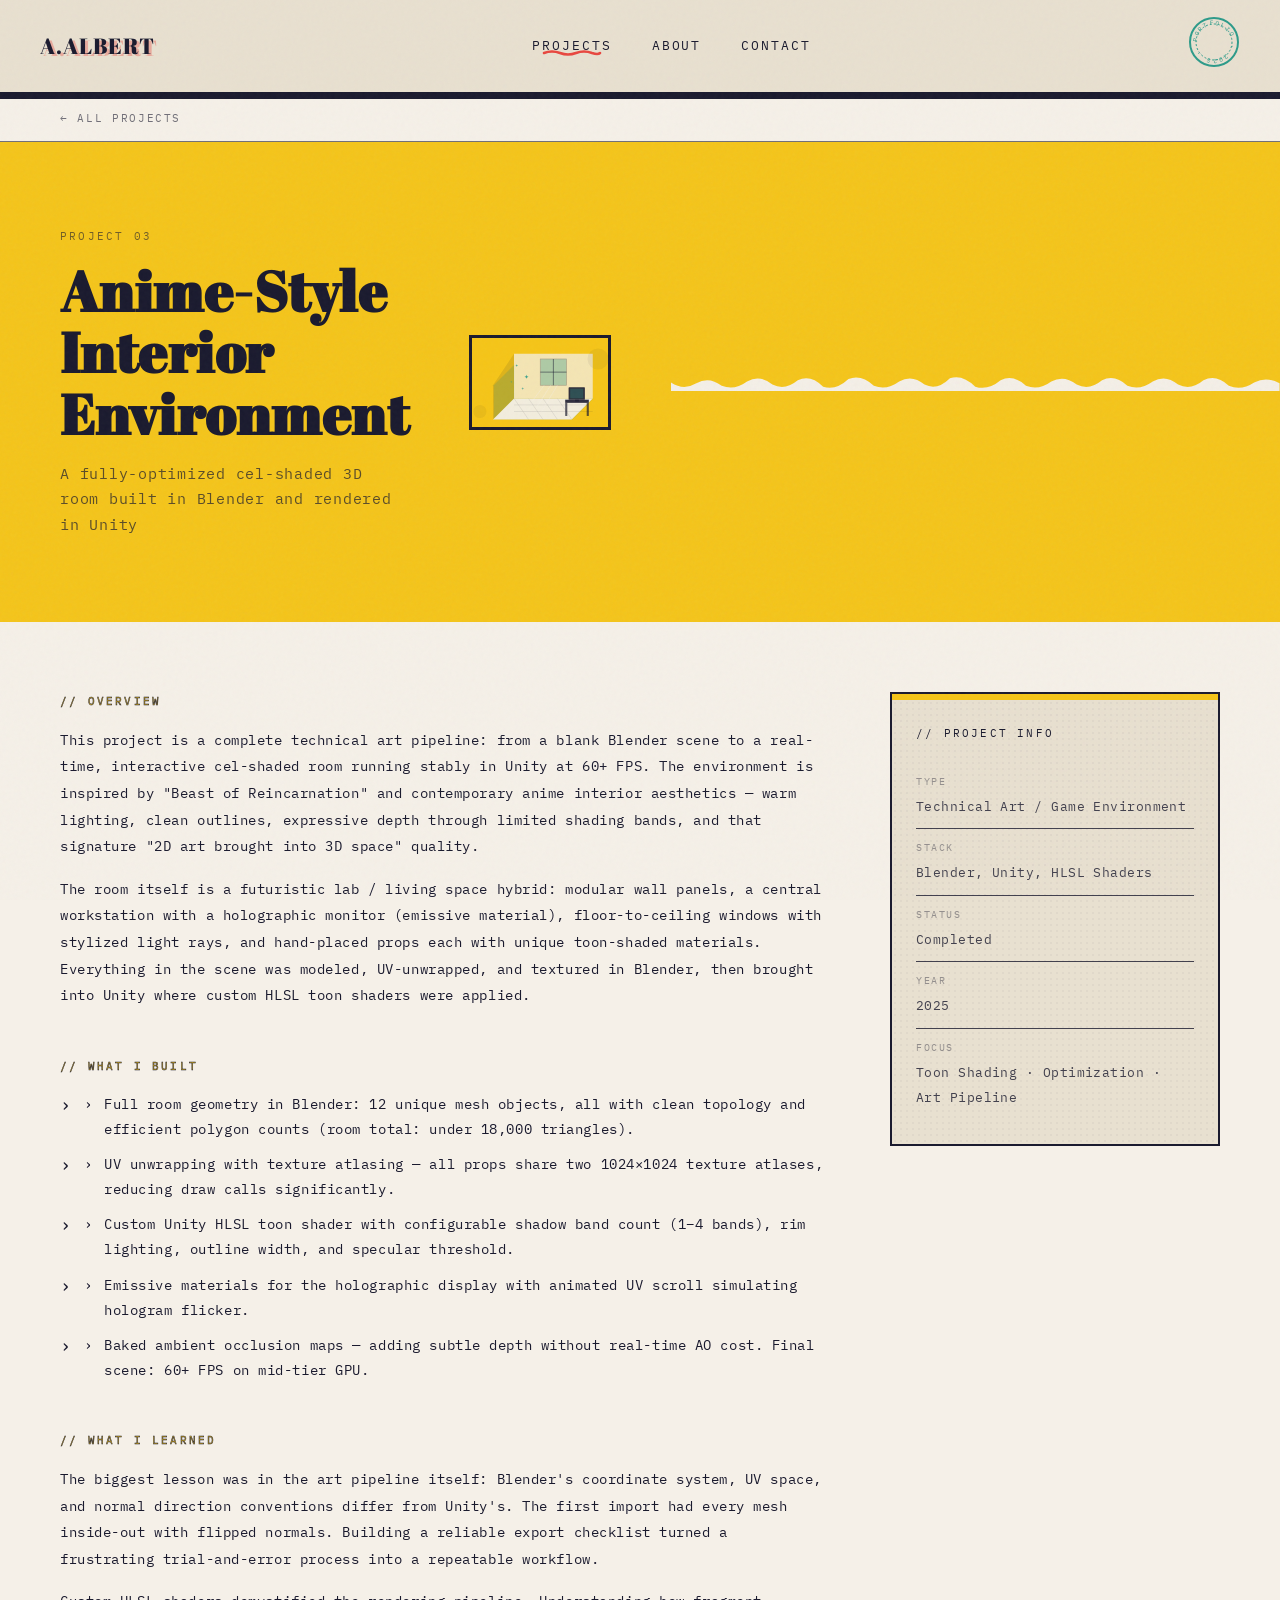
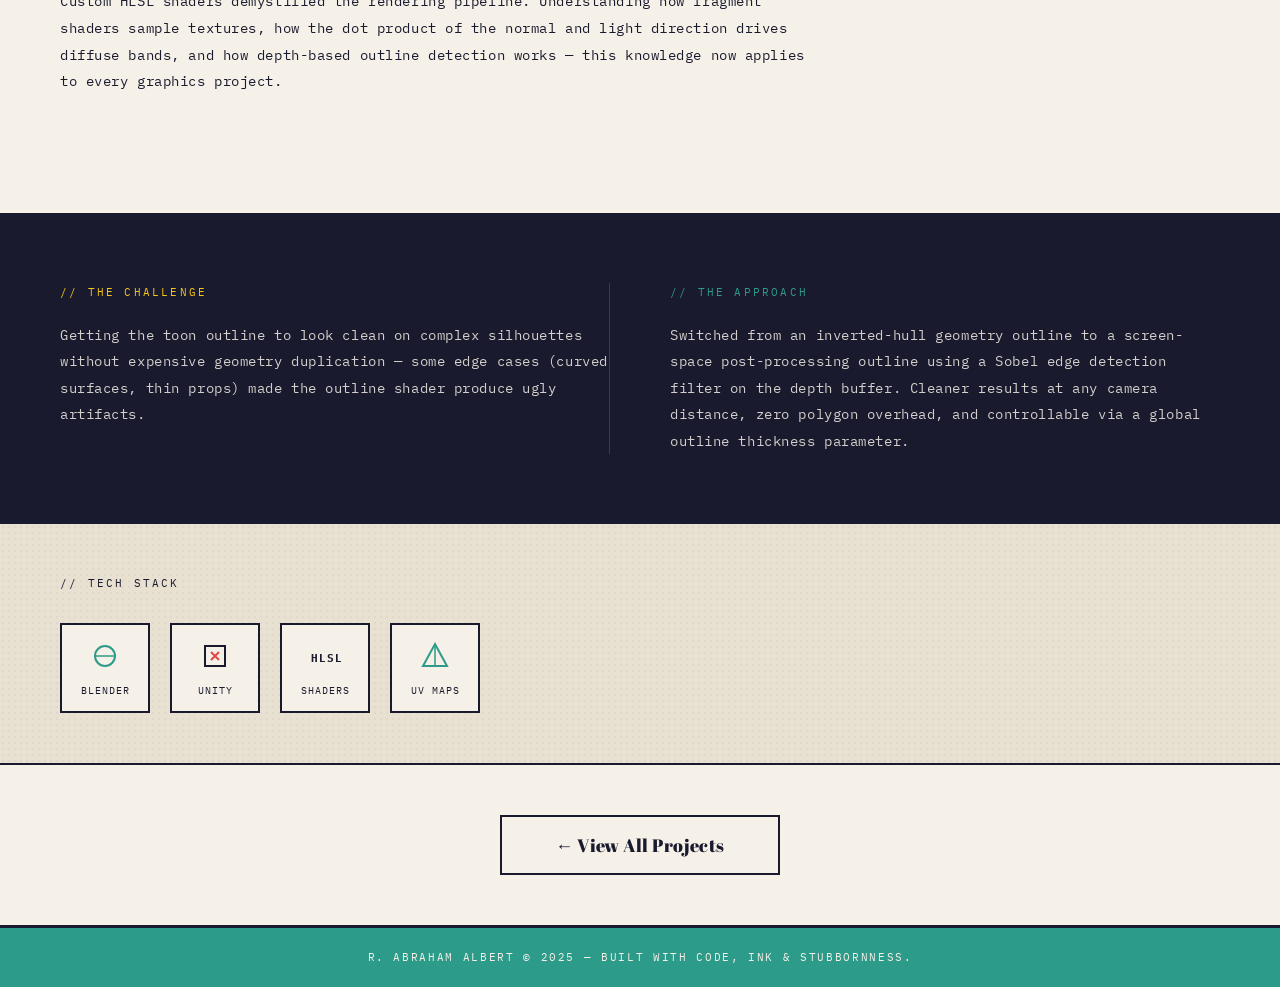
<file: projects/anime-interior.html>
<!DOCTYPE html>
<html lang="en">
<head>
  <meta charset="UTF-8">
  <meta name="viewport" content="width=device-width, initial-scale=1.0">
  <title>Anime Interior — R. Abraham Albert</title>
  <link rel="preconnect" href="https://fonts.googleapis.com">
  <link rel="preconnect" href="https://fonts.gstatic.com" crossorigin>
  <link href="https://fonts.googleapis.com/css2?family=Abril+Fatface&family=IBM+Plex+Mono:ital,wght@0,400;0,500;1,400&display=swap" rel="stylesheet">
  <link rel="stylesheet" href="../assets/css/risograph.css">
  <link rel="stylesheet" href="../assets/css/header.css">
  <link rel="stylesheet" href="../assets/css/project.css">
  <style>.project-hero-title, .project-hero-tagline, .project-number-label { color: var(--ink-black) !important; }</style>
</head>
<body>
<script src="../assets/js/header.js"></script>
<script>injectHeader('projects');</script>

<div class="breadcrumb"><a href="../index.html">← All Projects</a></div>

<section class="project-hero" style="background: var(--ink-yellow);">
  <div class="project-hero-inner">
    <div>
      <span class="project-number-label" style="color: var(--ink-black); opacity:0.6;">Project 03</span>
      <h1 class="project-hero-title" style="color: var(--ink-black);">Anime-Style Interior Environment</h1>
      <p class="project-hero-tagline" style="color: var(--ink-black); opacity: 0.7;">A fully-optimized cel-shaded 3D room built in Blender and rendered in Unity</p>
    </div>
    <div class="project-hero-art">
      <svg viewBox="0 0 520 340" fill="none" xmlns="http://www.w3.org/2000/svg">
        <rect width="520" height="340" fill="var(--ink-yellow)"/>
        <!-- Misreg -->
        <g transform="translate(3,0)" opacity="0.2">
          <polygon points="80,310 380,310 460,230 160,230" fill="var(--ink-teal)"/>
          <polygon points="80,310 160,230 160,100 80,180" fill="var(--ink-teal)"/>
        </g>
        <!-- Floor -->
        <polygon points="80,310 380,310 460,230 160,230" fill="var(--paper)" opacity="0.95"/>
        <!-- Floor tiles -->
        <g stroke="var(--ink-black)" stroke-width="0.8" opacity="0.4">
          <line x1="160" y1="230" x2="215" y2="310"/><line x1="215" y1="230" x2="270" y2="310"/>
          <line x1="270" y1="230" x2="325" y2="310"/><line x1="325" y1="230" x2="380" y2="310"/>
          <line x1="160" y1="255" x2="445" y2="255"/><line x1="160" y1="280" x2="460" y2="280"/>
        </g>
        <!-- Back wall -->
        <polygon points="160,230 460,230 460,60 160,60" fill="var(--paper)" opacity="0.75"/>
        <!-- Side wall -->
        <polygon points="80,310 80,180 160,60 160,230" fill="var(--ink-black)" opacity="0.1"/>
        <!-- Window -->
        <rect x="260" y="80" width="100" height="100" fill="var(--ink-teal)" opacity="0.35" stroke="var(--ink-black)" stroke-width="2.5"/>
        <line x1="260" y1="130" x2="360" y2="130" stroke="var(--ink-black)" stroke-width="2"/>
        <line x1="310" y1="80" x2="310" y2="180" stroke="var(--ink-black)" stroke-width="2"/>
        <!-- Light rays -->
        <g stroke="var(--paper)" stroke-width="2.5" opacity="0.5">
          <line x1="275" y1="180" x2="230" y2="240"/><line x1="300" y1="180" x2="245" y2="265"/>
          <line x1="325" y1="180" x2="265" y2="280"/>
        </g>
        <!-- Desk -->
        <rect x="355" y="235" width="90" height="12" fill="var(--ink-black)" opacity="0.9"/>
        <rect x="355" y="247" width="8" height="50" fill="var(--ink-black)" opacity="0.7"/>
        <rect x="437" y="247" width="8" height="50" fill="var(--ink-black)" opacity="0.7"/>
        <!-- Monitor -->
        <rect x="368" y="188" width="62" height="47" fill="var(--ink-black)" opacity="0.9" rx="2"/>
        <rect x="374" y="193" width="50" height="37" fill="var(--ink-teal)" opacity="0.3"/>
        <rect x="393" y="235" width="14" height="7" fill="var(--ink-black)" opacity="0.7"/>
        <!-- Sparkles -->
        <text x="200" y="155" font-size="22" fill="var(--ink-teal)" opacity="0.9">✦</text>
        <text x="165" y="110" font-size="14" fill="var(--ink-teal)" opacity="0.8">✦</text>
        <text x="185" y="200" font-size="16" fill="var(--ink-teal)" opacity="0.7">✦</text>
        <text x="145" y="170" font-size="10" fill="var(--ink-teal)" opacity="0.6">✦</text>
        <!-- Deco circles -->
        <circle cx="480" cy="80" r="40" fill="var(--ink-black)" opacity="0.06"/>
        <circle cx="30" cy="280" r="25" fill="var(--ink-black)" opacity="0.05"/>
      </svg>
    </div>
  </div>
  <div class="torn-divider">
    <svg viewBox="0 0 1440 40" fill="none" preserveAspectRatio="none"><path d="M0,0 L0,20 Q30,40 60,22 Q90,5 120,28 Q150,40 180,18 Q210,0 240,25 Q270,40 300,15 Q330,0 360,30 Q390,40 420,12 Q450,0 480,28 Q510,40 540,18 Q570,0 600,25 Q630,40 660,10 Q690,0 720,30 Q750,40 780,15 Q810,0 840,28 Q870,40 900,18 Q930,2 960,25 Q990,40 1020,15 Q1050,0 1080,28 Q1110,40 1140,18 Q1170,0 1200,25 Q1230,40 1260,15 Q1290,0 1320,28 Q1350,40 1380,20 Q1410,5 1440,22 L1440,40 L0,40 Z" fill="var(--paper)"/></svg>
  </div>
</section>

<div class="project-content-wrap">
  <main class="project-main">
    <div class="project-section">
      <span class="project-section-label" style="color: var(--ink-yellow); -webkit-text-stroke: 0.5px var(--ink-black);">// Overview</span>
      <p>This project is a complete technical art pipeline: from a blank Blender scene to a real-time, interactive cel-shaded room running stably in Unity at 60+ FPS. The environment is inspired by "Beast of Reincarnation" and contemporary anime interior aesthetics — warm lighting, clean outlines, expressive depth through limited shading bands, and that signature "2D art brought into 3D space" quality.</p>
      <p>The room itself is a futuristic lab / living space hybrid: modular wall panels, a central workstation with a holographic monitor (emissive material), floor-to-ceiling windows with stylized light rays, and hand-placed props each with unique toon-shaded materials. Everything in the scene was modeled, UV-unwrapped, and textured in Blender, then brought into Unity where custom HLSL toon shaders were applied.</p>
    </div>
    <div class="project-section">
      <span class="project-section-label" style="color: var(--ink-yellow); -webkit-text-stroke: 0.5px var(--ink-black);">// What I Built</span>
      <ul class="project-bullet-list">
        <li><span style="color:var(--ink-black)">›</span> Full room geometry in Blender: 12 unique mesh objects, all with clean topology and efficient polygon counts (room total: under 18,000 triangles).</li>
        <li><span style="color:var(--ink-black)">›</span> UV unwrapping with texture atlasing — all props share two 1024×1024 texture atlases, reducing draw calls significantly.</li>
        <li><span style="color:var(--ink-black)">›</span> Custom Unity HLSL toon shader with configurable shadow band count (1–4 bands), rim lighting, outline width, and specular threshold.</li>
        <li><span style="color:var(--ink-black)">›</span> Emissive materials for the holographic display with animated UV scroll simulating hologram flicker.</li>
        <li><span style="color:var(--ink-black)">›</span> Baked ambient occlusion maps — adding subtle depth without real-time AO cost. Final scene: 60+ FPS on mid-tier GPU.</li>
      </ul>
    </div>
    <div class="project-section">
      <span class="project-section-label" style="color: var(--ink-yellow); -webkit-text-stroke: 0.5px var(--ink-black);">// What I Learned</span>
      <p>The biggest lesson was in the art pipeline itself: Blender's coordinate system, UV space, and normal direction conventions differ from Unity's. The first import had every mesh inside-out with flipped normals. Building a reliable export checklist turned a frustrating trial-and-error process into a repeatable workflow.</p>
      <p>Custom HLSL shaders demystified the rendering pipeline. Understanding how fragment shaders sample textures, how the dot product of the normal and light direction drives diffuse bands, and how depth-based outline detection works — this knowledge now applies to every graphics project.</p>
    </div>
  </main>
  <aside class="project-sidebar">
    <div class="sidebar-card">
      <div class="sidebar-accent" style="background: var(--ink-yellow);"></div>
      <div class="sidebar-inner">
        <span class="sidebar-label">// Project Info</span>
        <div class="sidebar-row"><span class="sidebar-key">Type</span><span class="sidebar-val">Technical Art / Game Environment</span></div>
        <div class="sidebar-row"><span class="sidebar-key">Stack</span><span class="sidebar-val">Blender, Unity, HLSL Shaders</span></div>
        <div class="sidebar-row"><span class="sidebar-key">Status</span><span class="sidebar-val">Completed</span></div>
        <div class="sidebar-row"><span class="sidebar-key">Year</span><span class="sidebar-val">2025</span></div>
        <div class="sidebar-row"><span class="sidebar-key">Focus</span><span class="sidebar-val">Toon Shading · Optimization · Art Pipeline</span></div>
      </div>
    </div>
  </aside>
</div>

<section class="project-challenge">
  <div class="project-challenge-inner">
    <div class="challenge-col">
      <span class="challenge-label" style="color: var(--ink-yellow);">// The Challenge</span>
      <p>Getting the toon outline to look clean on complex silhouettes without expensive geometry duplication — some edge cases (curved surfaces, thin props) made the outline shader produce ugly artifacts.</p>
      <div class="challenge-divider"></div>
    </div>
    <div class="challenge-col">
      <span class="challenge-label" style="color: var(--ink-teal);">// The Approach</span>
      <p>Switched from an inverted-hull geometry outline to a screen-space post-processing outline using a Sobel edge detection filter on the depth buffer. Cleaner results at any camera distance, zero polygon overhead, and controllable via a global outline thickness parameter.</p>
    </div>
  </div>
</section>

<section class="project-tech">
  <div class="tech-inner">
    <span class="tech-label">// Tech Stack</span>
    <div class="tech-row">
      <div class="tech-stamp"><svg viewBox="0 0 36 36" fill="none"><circle cx="18" cy="18" r="10" fill="none" stroke="var(--ink-teal)" stroke-width="2"/><line x1="8" y1="18" x2="28" y2="18" stroke="var(--ink-teal)" stroke-width="1.5"/></svg>Blender</div>
      <div class="tech-stamp"><svg viewBox="0 0 36 36" fill="none"><rect x="8" y="8" width="20" height="20" fill="none" stroke="var(--ink-black)" stroke-width="2"/><path d="M14,14 L22,22 M22,14 L14,22" stroke="var(--ink-red)" stroke-width="2"/></svg>Unity</div>
      <div class="tech-stamp"><svg viewBox="0 0 36 36" fill="none"><text x="4" y="24" font-family="IBM Plex Mono" font-size="11" font-weight="bold" fill="var(--ink-black)">HLSL</text></svg>Shaders</div>
      <div class="tech-stamp"><svg viewBox="0 0 36 36" fill="none"><polygon points="18,6 30,28 6,28" fill="none" stroke="var(--ink-teal)" stroke-width="2"/><line x1="18" y1="6" x2="18" y2="28" stroke="var(--ink-teal)" stroke-width="1.5"/></svg>UV Maps</div>
    </div>
  </div>
</section>

<div class="project-back-wrap">
  <a href="../index.html" class="project-back-btn stamp-hover">← View All Projects</a>
</div>
<footer class="main-footer">R. Abraham Albert © 2025 — Built with Code, Ink &amp; Stubbornness.</footer>
</body>
</html>
</file>
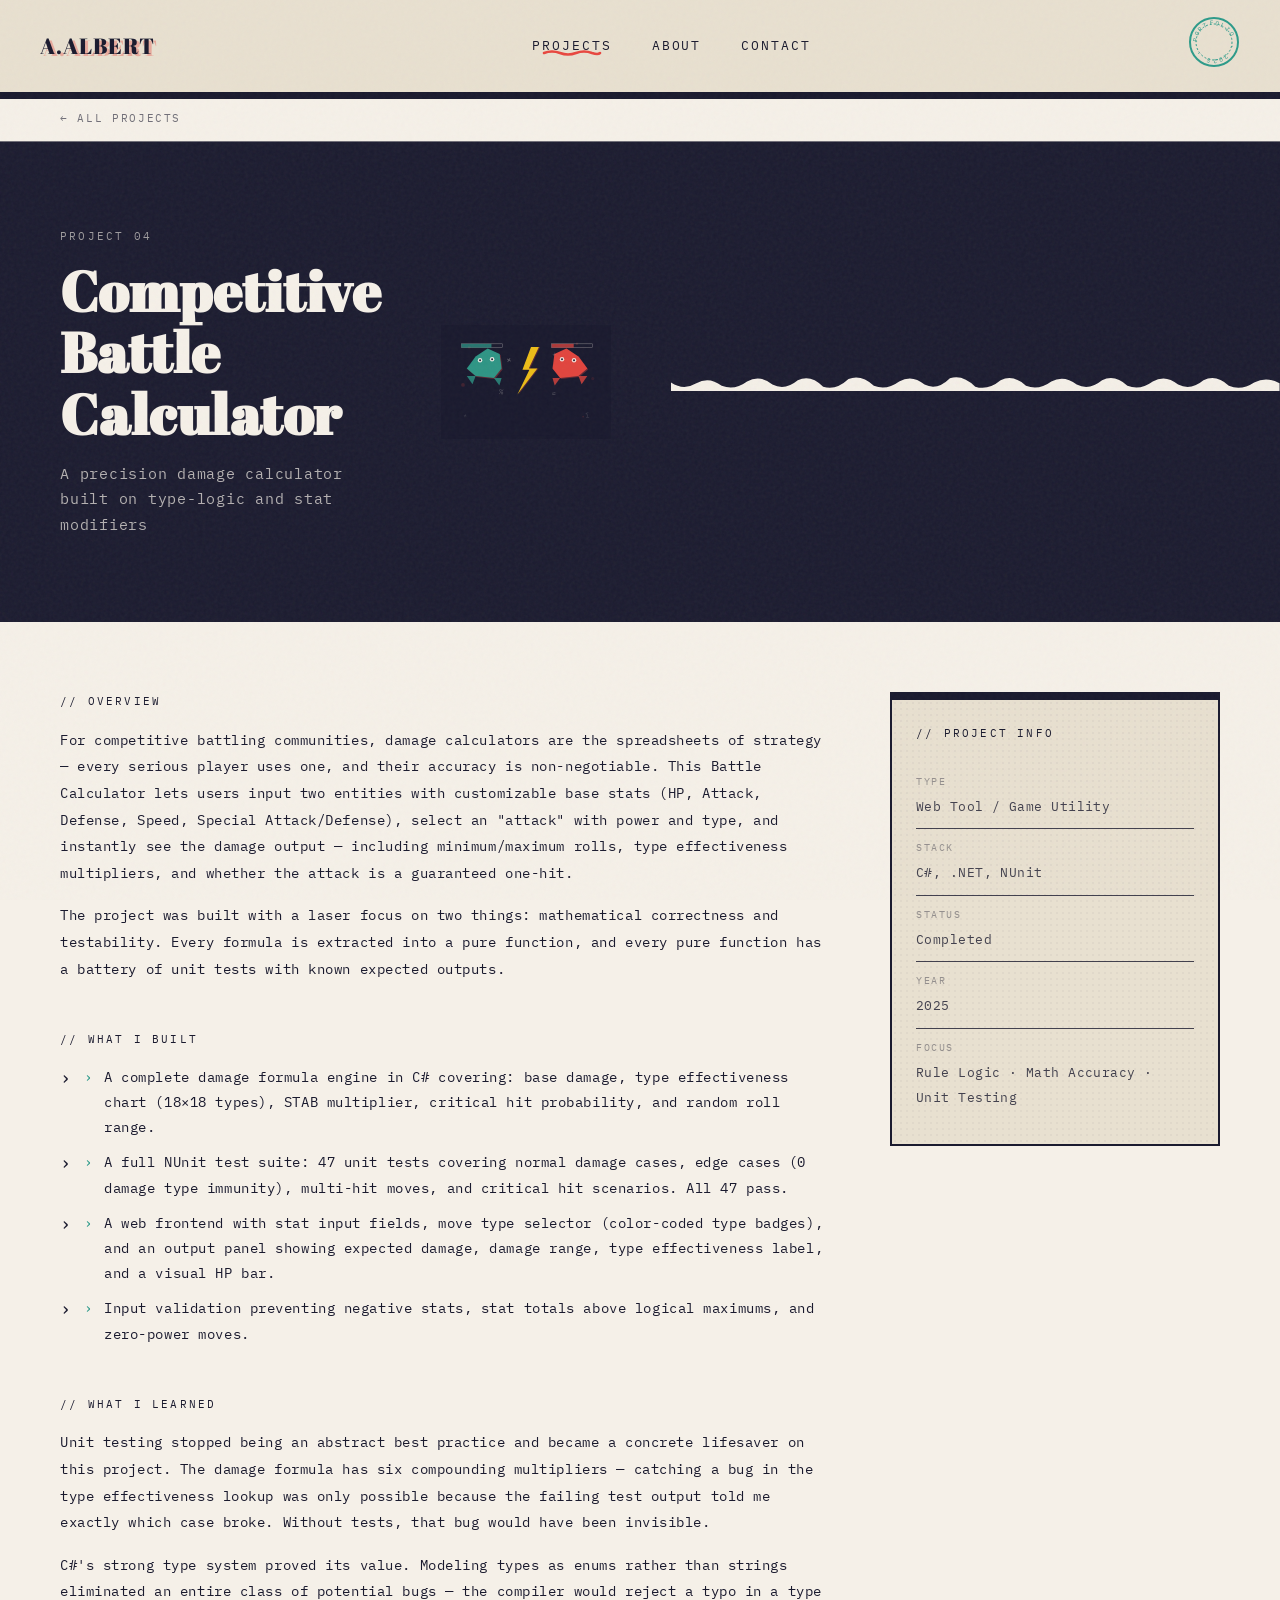
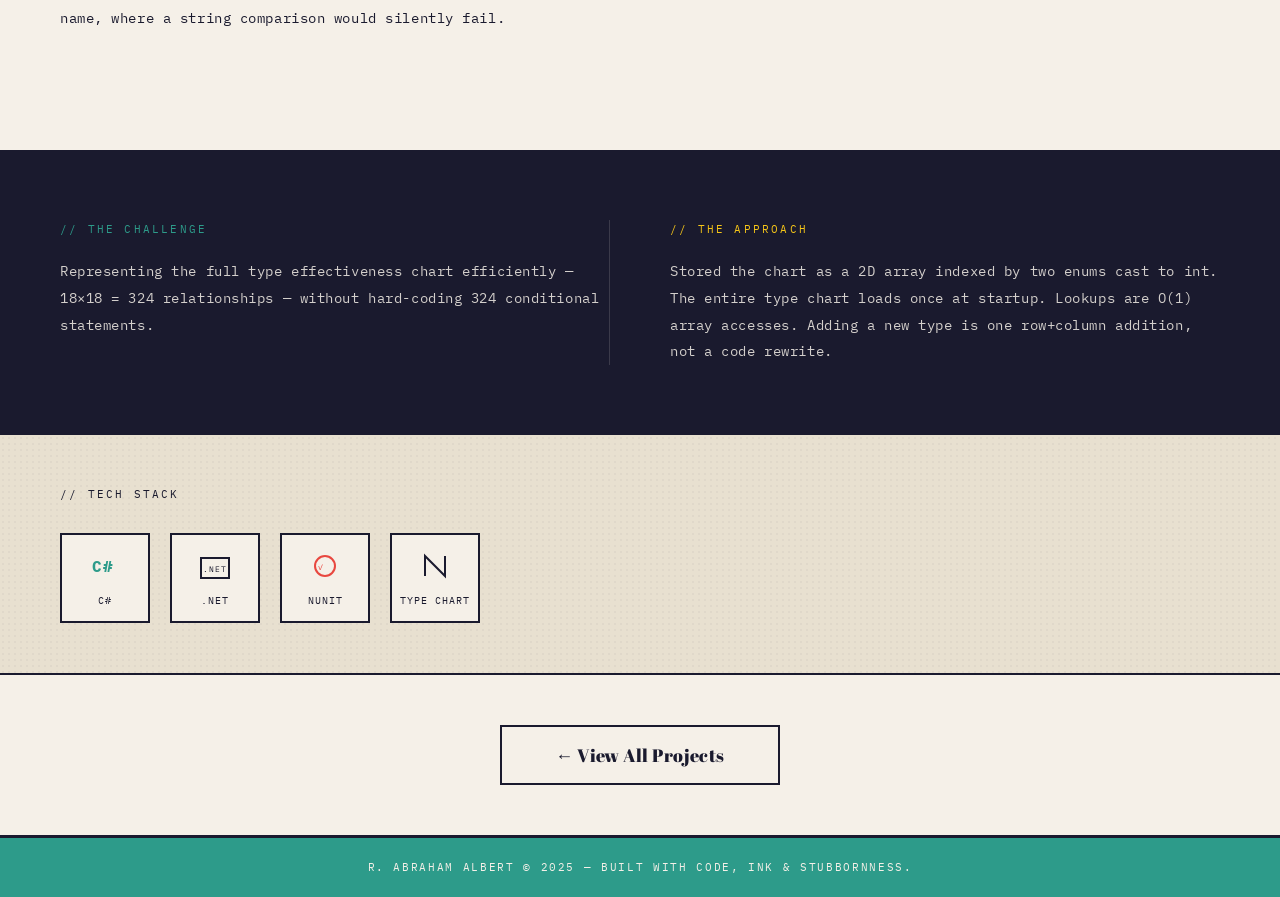
<file: projects/battle-calculator.html>
<!DOCTYPE html>
<html lang="en">
<head>
  <meta charset="UTF-8">
  <meta name="viewport" content="width=device-width, initial-scale=1.0">
  <title>Battle Calculator — R. Abraham Albert</title>
  <link rel="preconnect" href="https://fonts.googleapis.com">
  <link rel="preconnect" href="https://fonts.gstatic.com" crossorigin>
  <link href="https://fonts.googleapis.com/css2?family=Abril+Fatface&family=IBM+Plex+Mono:ital,wght@0,400;0,500;1,400&display=swap" rel="stylesheet">
  <link rel="stylesheet" href="../assets/css/risograph.css">
  <link rel="stylesheet" href="../assets/css/header.css">
  <link rel="stylesheet" href="../assets/css/project.css">
</head>
<body>
<script src="../assets/js/header.js"></script>
<script>injectHeader('projects');</script>

<div class="breadcrumb"><a href="../index.html">← All Projects</a></div>

<section class="project-hero" style="background: var(--ink-black);">
  <div class="project-hero-inner">
    <div>
      <span class="project-number-label" style="color: var(--paper); opacity:0.6;">Project 04</span>
      <h1 class="project-hero-title" style="color: var(--paper);">Competitive Battle Calculator</h1>
      <p class="project-hero-tagline" style="color: var(--paper); opacity: 0.7;">A precision damage calculator built on type-logic and stat modifiers</p>
    </div>
    <div class="project-hero-art">
      <svg viewBox="0 0 520 340" fill="none" xmlns="http://www.w3.org/2000/svg">
        <rect width="520" height="340" fill="var(--ink-black)"/>
        <!-- BG halftone -->
        <circle cx="80" cy="60" r="5" fill="var(--ink-red)" opacity="0.18"/>
        <circle cx="140" cy="120" r="4" fill="var(--ink-red)" opacity="0.15"/>
        <circle cx="60" cy="180" r="6" fill="var(--ink-red)" opacity="0.18"/>
        <circle cx="420" cy="50" r="4" fill="var(--ink-red)" opacity="0.15"/>
        <circle cx="470" cy="160" r="5" fill="var(--ink-red)" opacity="0.12"/>
        <circle cx="440" cy="280" r="3" fill="var(--ink-red)" opacity="0.15"/>
        <!-- HP bars -->
        <rect x="55" y="50" width="130" height="12" fill="none" stroke="var(--paper)" stroke-width="1.5" opacity="0.5"/>
        <rect x="55" y="50" width="95" height="12" fill="var(--ink-teal)" opacity="0.7"/>
        <rect x="340" y="50" width="130" height="12" fill="none" stroke="var(--paper)" stroke-width="1.5" opacity="0.5"/>
        <rect x="340" y="50" width="70" height="12" fill="var(--ink-red)" opacity="0.7"/>
        <!-- Creature left (misreg) -->
        <polygon points="100,90 138,65 176,82 182,128 158,158 100,152 72,128" fill="var(--ink-red)" opacity="0.35" transform="translate(3,3)"/>
        <!-- Creature left -->
        <polygon points="100,90 138,65 176,82 182,128 158,158 100,152 72,128" fill="var(--ink-teal)" opacity="0.95"/>
        <polygon points="72,152 90,178 100,152" fill="var(--ink-teal)" opacity="0.75"/>
        <polygon points="158,158 175,182 182,158" fill="var(--ink-teal)" opacity="0.75"/>
        <circle cx="114" cy="102" r="7" fill="var(--paper)" opacity="0.9"/>
        <circle cx="152" cy="99" r="7" fill="var(--paper)" opacity="0.9"/>
        <circle cx="114" cy="102" r="3" fill="var(--ink-black)"/>
        <circle cx="152" cy="99" r="3" fill="var(--ink-black)"/>
        <!-- Creature right (misreg) -->
        <polygon points="425,90 387,65 349,82 343,128 367,158 425,152 453,128" fill="var(--ink-red)" opacity="0.35" transform="translate(3,3)"/>
        <!-- Creature right -->
        <polygon points="425,90 387,65 349,82 343,128 367,158 425,152 453,128" fill="var(--ink-red)" opacity="0.95"/>
        <polygon points="453,152 435,178 425,152" fill="var(--ink-red)" opacity="0.75"/>
        <polygon points="367,158 350,182 343,158" fill="var(--ink-red)" opacity="0.75"/>
        <circle cx="411" cy="102" r="7" fill="var(--paper)" opacity="0.9"/>
        <circle cx="373" cy="99" r="7" fill="var(--paper)" opacity="0.9"/>
        <circle cx="411" cy="102" r="3" fill="var(--ink-black)"/>
        <circle cx="373" cy="99" r="3" fill="var(--ink-black)"/>
        <!-- Lightning bolt misreg -->
        <polygon points="275,60 248,132 270,132 232,210 295,128 268,128 300,60" fill="var(--ink-red)" opacity="0.3" transform="translate(4,0)"/>
        <!-- Lightning bolt -->
        <polygon points="275,60 248,132 270,132 232,210 295,128 268,128 300,60" fill="var(--ink-yellow)" opacity="0.95"/>
        <!-- Math symbols -->
        <text x="200" y="110" font-family="IBM Plex Mono" font-size="26" fill="var(--paper)" opacity="0.4" transform="rotate(-12,200,110)">×</text>
        <text x="340" y="90" font-family="IBM Plex Mono" font-size="20" fill="var(--paper)" opacity="0.35" transform="rotate(8,340,90)">÷</text>
        <text x="175" y="210" font-family="IBM Plex Mono" font-size="22" fill="var(--paper)" opacity="0.3" transform="rotate(5,175,210)">%</text>
        <text x="340" y="215" font-family="IBM Plex Mono" font-size="22" fill="var(--paper)" opacity="0.35" transform="rotate(-8,340,215)">=</text>
        <text x="60" y="280" font-family="IBM Plex Mono" font-size="18" fill="var(--paper)" opacity="0.2" transform="rotate(15,60,280)">+</text>
        <text x="450" y="280" font-family="IBM Plex Mono" font-size="18" fill="var(--paper)" opacity="0.2" transform="rotate(-10,450,280)">∑</text>
      </svg>
    </div>
  </div>
  <div class="torn-divider">
    <svg viewBox="0 0 1440 40" fill="none" preserveAspectRatio="none"><path d="M0,0 L0,20 Q30,40 60,22 Q90,5 120,28 Q150,40 180,18 Q210,0 240,25 Q270,40 300,15 Q330,0 360,30 Q390,40 420,12 Q450,0 480,28 Q510,40 540,18 Q570,0 600,25 Q630,40 660,10 Q690,0 720,30 Q750,40 780,15 Q810,0 840,28 Q870,40 900,18 Q930,2 960,25 Q990,40 1020,15 Q1050,0 1080,28 Q1110,40 1140,18 Q1170,0 1200,25 Q1230,40 1260,15 Q1290,0 1320,28 Q1350,40 1380,20 Q1410,5 1440,22 L1440,40 L0,40 Z" fill="var(--paper)"/></svg>
  </div>
</section>

<div class="project-content-wrap">
  <main class="project-main">
    <div class="project-section">
      <span class="project-section-label" style="color: var(--ink-black);">// Overview</span>
      <p>For competitive battling communities, damage calculators are the spreadsheets of strategy — every serious player uses one, and their accuracy is non-negotiable. This Battle Calculator lets users input two entities with customizable base stats (HP, Attack, Defense, Speed, Special Attack/Defense), select an "attack" with power and type, and instantly see the damage output — including minimum/maximum rolls, type effectiveness multipliers, and whether the attack is a guaranteed one-hit.</p>
      <p>The project was built with a laser focus on two things: mathematical correctness and testability. Every formula is extracted into a pure function, and every pure function has a battery of unit tests with known expected outputs.</p>
    </div>
    <div class="project-section">
      <span class="project-section-label" style="color: var(--ink-black);">// What I Built</span>
      <ul class="project-bullet-list">
        <li><span style="color:var(--ink-teal)">›</span> A complete damage formula engine in C# covering: base damage, type effectiveness chart (18×18 types), STAB multiplier, critical hit probability, and random roll range.</li>
        <li><span style="color:var(--ink-teal)">›</span> A full NUnit test suite: 47 unit tests covering normal damage cases, edge cases (0 damage type immunity), multi-hit moves, and critical hit scenarios. All 47 pass.</li>
        <li><span style="color:var(--ink-teal)">›</span> A web frontend with stat input fields, move type selector (color-coded type badges), and an output panel showing expected damage, damage range, type effectiveness label, and a visual HP bar.</li>
        <li><span style="color:var(--ink-teal)">›</span> Input validation preventing negative stats, stat totals above logical maximums, and zero-power moves.</li>
      </ul>
    </div>
    <div class="project-section">
      <span class="project-section-label" style="color: var(--ink-black);">// What I Learned</span>
      <p>Unit testing stopped being an abstract best practice and became a concrete lifesaver on this project. The damage formula has six compounding multipliers — catching a bug in the type effectiveness lookup was only possible because the failing test output told me exactly which case broke. Without tests, that bug would have been invisible.</p>
      <p>C#'s strong type system proved its value. Modeling types as enums rather than strings eliminated an entire class of potential bugs — the compiler would reject a typo in a type name, where a string comparison would silently fail.</p>
    </div>
  </main>
  <aside class="project-sidebar">
    <div class="sidebar-card">
      <div class="sidebar-accent" style="background: var(--ink-black);"></div>
      <div class="sidebar-inner">
        <span class="sidebar-label">// Project Info</span>
        <div class="sidebar-row"><span class="sidebar-key">Type</span><span class="sidebar-val">Web Tool / Game Utility</span></div>
        <div class="sidebar-row"><span class="sidebar-key">Stack</span><span class="sidebar-val">C#, .NET, NUnit</span></div>
        <div class="sidebar-row"><span class="sidebar-key">Status</span><span class="sidebar-val">Completed</span></div>
        <div class="sidebar-row"><span class="sidebar-key">Year</span><span class="sidebar-val">2025</span></div>
        <div class="sidebar-row"><span class="sidebar-key">Focus</span><span class="sidebar-val">Rule Logic · Math Accuracy · Unit Testing</span></div>
      </div>
    </div>
  </aside>
</div>

<section class="project-challenge">
  <div class="project-challenge-inner">
    <div class="challenge-col">
      <span class="challenge-label" style="color: var(--ink-teal);">// The Challenge</span>
      <p>Representing the full type effectiveness chart efficiently — 18×18 = 324 relationships — without hard-coding 324 conditional statements.</p>
      <div class="challenge-divider"></div>
    </div>
    <div class="challenge-col">
      <span class="challenge-label" style="color: var(--ink-yellow);">// The Approach</span>
      <p>Stored the chart as a 2D array indexed by two enums cast to int. The entire type chart loads once at startup. Lookups are O(1) array accesses. Adding a new type is one row+column addition, not a code rewrite.</p>
    </div>
  </div>
</section>

<section class="project-tech">
  <div class="tech-inner">
    <span class="tech-label">// Tech Stack</span>
    <div class="tech-row">
      <div class="tech-stamp"><svg viewBox="0 0 36 36" fill="none"><text x="5" y="24" font-family="IBM Plex Mono" font-size="16" font-weight="bold" fill="var(--ink-teal)">C#</text></svg>C#</div>
      <div class="tech-stamp"><svg viewBox="0 0 36 36" fill="none"><rect x="4" y="10" width="28" height="20" fill="none" stroke="var(--ink-black)" stroke-width="2"/><text x="6" y="24" font-family="IBM Plex Mono" font-size="8" fill="var(--ink-black)">.NET</text></svg>.NET</div>
      <div class="tech-stamp"><svg viewBox="0 0 36 36" fill="none"><circle cx="18" cy="18" r="10" fill="none" stroke="var(--ink-red)" stroke-width="2"/><text x="11" y="22" font-family="IBM Plex Mono" font-size="8" fill="var(--ink-red)">✓</text></svg>NUnit</div>
      <div class="tech-stamp"><svg viewBox="0 0 36 36" fill="none"><path d="M8,28 L8,8 L28,28 L28,8" stroke="var(--ink-black)" stroke-width="2" fill="none"/></svg>Type Chart</div>
    </div>
  </div>
</section>

<div class="project-back-wrap">
  <a href="../index.html" class="project-back-btn stamp-hover">← View All Projects</a>
</div>
<footer class="main-footer">R. Abraham Albert © 2025 — Built with Code, Ink &amp; Stubbornness.</footer>
</body>
</html>
</file>
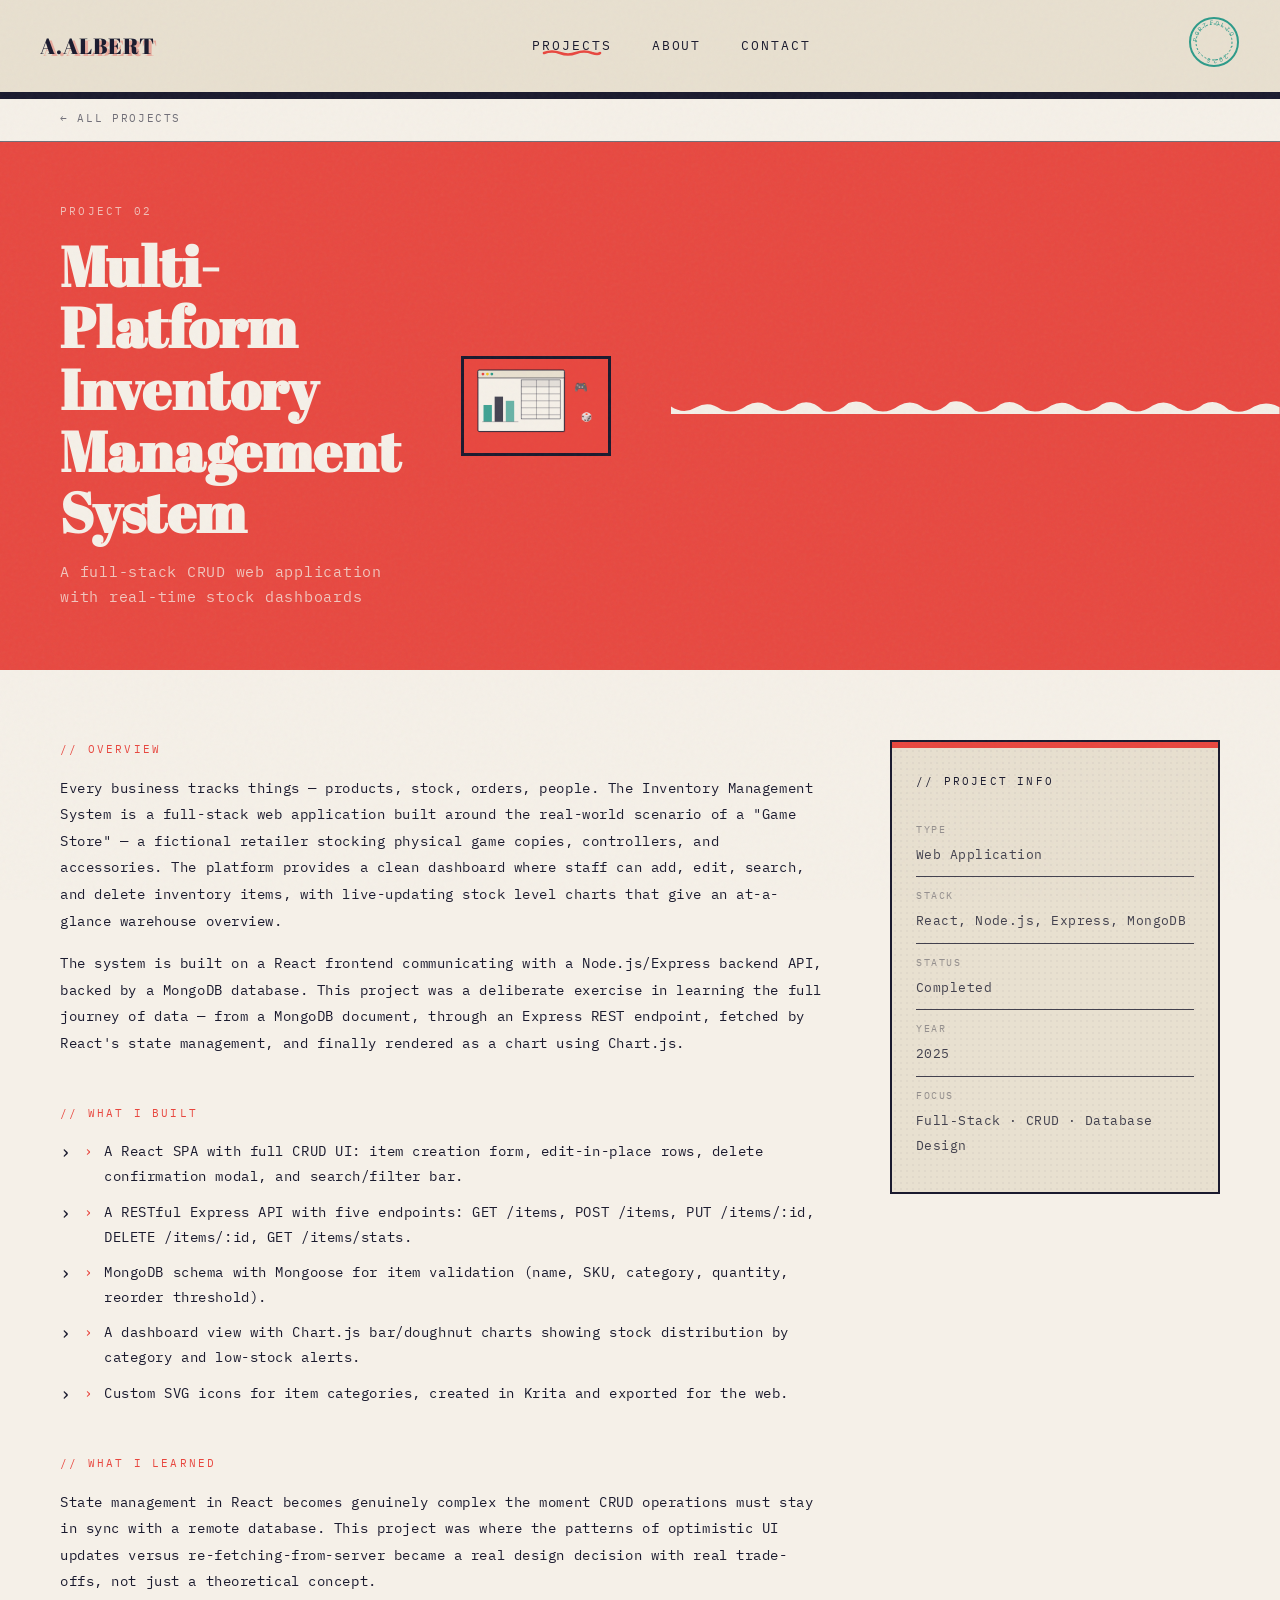
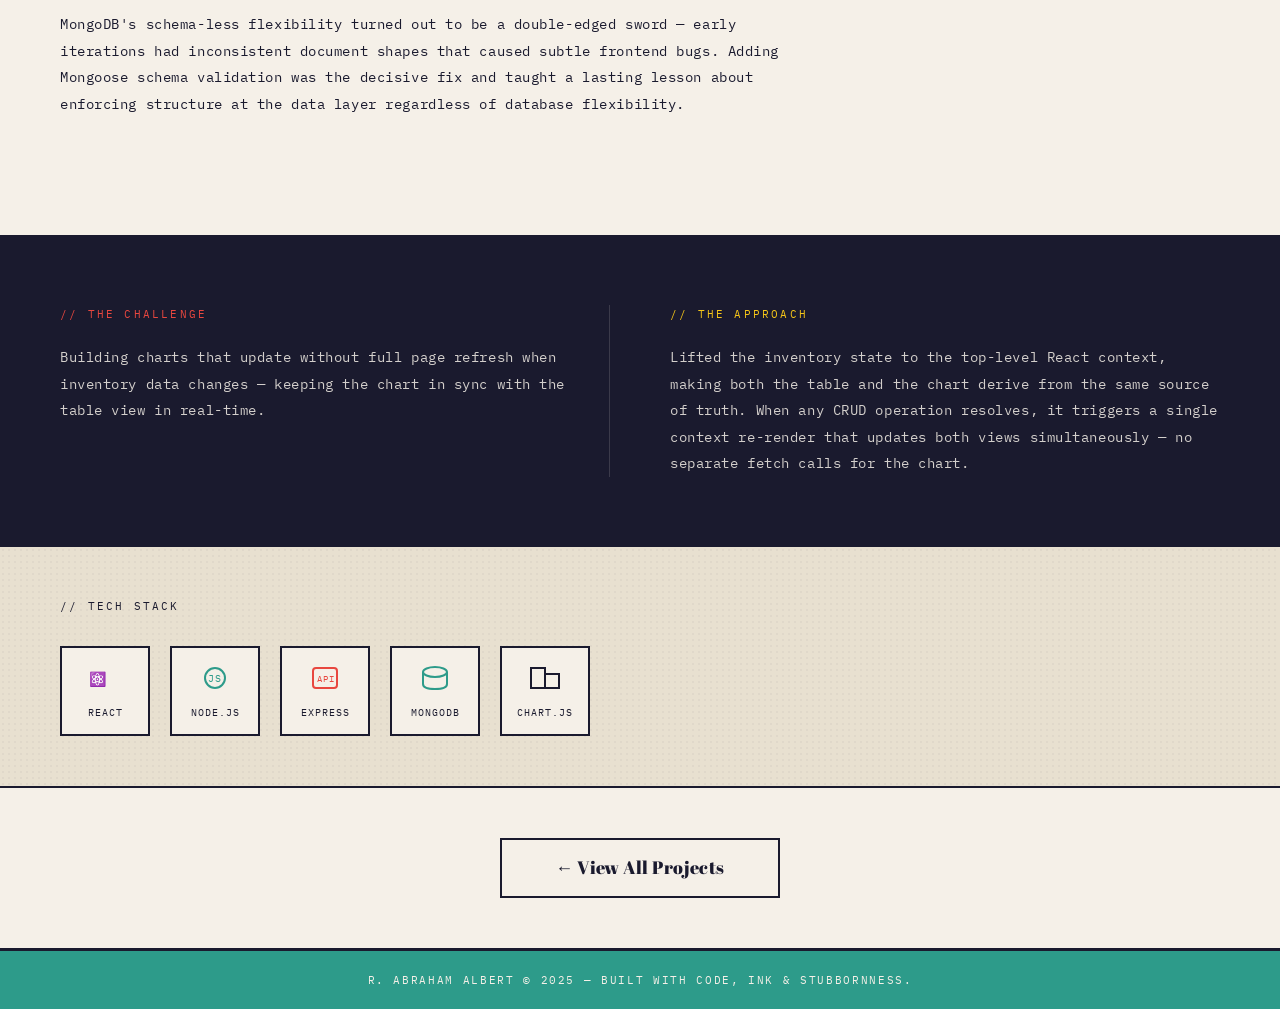
<file: projects/inventory.html>
<!DOCTYPE html>
<html lang="en">
<head>
  <meta charset="UTF-8">
  <meta name="viewport" content="width=device-width, initial-scale=1.0">
  <title>Inventory System — R. Abraham Albert</title>
  <link rel="preconnect" href="https://fonts.googleapis.com">
  <link rel="preconnect" href="https://fonts.gstatic.com" crossorigin>
  <link href="https://fonts.googleapis.com/css2?family=Abril+Fatface&family=IBM+Plex+Mono:ital,wght@0,400;0,500;1,400&display=swap" rel="stylesheet">
  <link rel="stylesheet" href="../assets/css/risograph.css">
  <link rel="stylesheet" href="../assets/css/header.css">
  <link rel="stylesheet" href="../assets/css/project.css">
</head>
<body>

<script src="../assets/js/header.js"></script>
<script>injectHeader('projects');</script>

<div class="breadcrumb"><a href="../index.html">← All Projects</a></div>

<section class="project-hero" style="background: var(--ink-red);">
  <div class="project-hero-inner">
    <div>
      <span class="project-number-label" style="color: var(--paper); opacity:0.7;">Project 02</span>
      <h1 class="project-hero-title" style="color: var(--paper);">Multi-Platform Inventory Management System</h1>
      <p class="project-hero-tagline" style="color: var(--paper);">A full-stack CRUD web application with real-time stock dashboards</p>
    </div>
    <div class="project-hero-art">
      <svg viewBox="0 0 520 340" fill="none" xmlns="http://www.w3.org/2000/svg">
        <rect width="520" height="340" fill="var(--ink-red)"/>
        <!-- Browser misreg -->
        <rect x="53" y="43" width="310" height="220" rx="4" fill="var(--ink-black)" opacity="0.3"/>
        <!-- Browser -->
        <rect x="50" y="40" width="310" height="220" rx="4" fill="var(--paper)" stroke="var(--ink-black)" stroke-width="3"/>
        <rect x="50" y="40" width="310" height="28" rx="4" fill="var(--paper-dark)" stroke="var(--ink-black)" stroke-width="2"/>
        <circle cx="68" cy="54" r="5" fill="var(--ink-red)"/>
        <circle cx="84" cy="54" r="5" fill="var(--ink-yellow)"/>
        <circle cx="100" cy="54" r="5" fill="var(--ink-teal)"/>
        <!-- Bars -->
        <rect x="70" y="165" width="30" height="60" fill="var(--ink-teal)" opacity="0.9"/>
        <rect x="110" y="135" width="30" height="90" fill="var(--ink-black)" opacity="0.8"/>
        <rect x="150" y="150" width="30" height="75" fill="var(--ink-teal)" opacity="0.7"/>
        <line x1="65" y1="225" x2="195" y2="225" stroke="var(--ink-black)" stroke-width="1.5" opacity="0.6"/>
        <!-- Table -->
        <rect x="205" y="75" width="140" height="140" fill="none" stroke="var(--ink-black)" stroke-width="1.5"/>
        <rect x="205" y="75" width="140" height="25" fill="var(--ink-black)" opacity="0.08"/>
        <line x1="205" y1="100" x2="345" y2="100" stroke="var(--ink-black)" stroke-width="1"/>
        <line x1="205" y1="125" x2="345" y2="125" stroke="var(--ink-black)" stroke-width="1"/>
        <line x1="205" y1="150" x2="345" y2="150" stroke="var(--ink-black)" stroke-width="1"/>
        <line x1="205" y1="175" x2="345" y2="175" stroke="var(--ink-black)" stroke-width="1"/>
        <line x1="205" y1="200" x2="345" y2="200" stroke="var(--ink-black)" stroke-width="1"/>
        <line x1="260" y1="75" x2="260" y2="215" stroke="var(--ink-black)" stroke-width="1"/>
        <line x1="305" y1="75" x2="305" y2="215" stroke="var(--ink-black)" stroke-width="1"/>
        <!-- Game icons -->
        <text x="395" y="115" font-size="40" fill="var(--ink-yellow)" opacity="0.9">🎮</text>
        <text x="420" y="220" font-size="32" fill="var(--ink-yellow)" opacity="0.9">🎲</text>
      </svg>
    </div>
  </div>
  <div class="torn-divider">
    <svg viewBox="0 0 1440 40" fill="none" preserveAspectRatio="none"><path d="M0,0 L0,20 Q30,40 60,22 Q90,5 120,28 Q150,40 180,18 Q210,0 240,25 Q270,40 300,15 Q330,0 360,30 Q390,40 420,12 Q450,0 480,28 Q510,40 540,18 Q570,0 600,25 Q630,40 660,10 Q690,0 720,30 Q750,40 780,15 Q810,0 840,28 Q870,40 900,18 Q930,2 960,25 Q990,40 1020,15 Q1050,0 1080,28 Q1110,40 1140,18 Q1170,0 1200,25 Q1230,40 1260,15 Q1290,0 1320,28 Q1350,40 1380,20 Q1410,5 1440,22 L1440,40 L0,40 Z" fill="var(--paper)"/></svg>
  </div>
</section>

<div class="project-content-wrap">
  <main class="project-main">
    <div class="project-section">
      <span class="project-section-label" style="color: var(--ink-red);">// Overview</span>
      <p>Every business tracks things — products, stock, orders, people. The Inventory Management System is a full-stack web application built around the real-world scenario of a "Game Store" — a fictional retailer stocking physical game copies, controllers, and accessories. The platform provides a clean dashboard where staff can add, edit, search, and delete inventory items, with live-updating stock level charts that give an at-a-glance warehouse overview.</p>
      <p>The system is built on a React frontend communicating with a Node.js/Express backend API, backed by a MongoDB database. This project was a deliberate exercise in learning the full journey of data — from a MongoDB document, through an Express REST endpoint, fetched by React's state management, and finally rendered as a chart using Chart.js.</p>
    </div>
    <div class="project-section">
      <span class="project-section-label" style="color: var(--ink-red);">// What I Built</span>
      <ul class="project-bullet-list">
        <li><span style="color:var(--ink-red)">›</span> A React SPA with full CRUD UI: item creation form, edit-in-place rows, delete confirmation modal, and search/filter bar.</li>
        <li><span style="color:var(--ink-red)">›</span> A RESTful Express API with five endpoints: GET /items, POST /items, PUT /items/:id, DELETE /items/:id, GET /items/stats.</li>
        <li><span style="color:var(--ink-red)">›</span> MongoDB schema with Mongoose for item validation (name, SKU, category, quantity, reorder threshold).</li>
        <li><span style="color:var(--ink-red)">›</span> A dashboard view with Chart.js bar/doughnut charts showing stock distribution by category and low-stock alerts.</li>
        <li><span style="color:var(--ink-red)">›</span> Custom SVG icons for item categories, created in Krita and exported for the web.</li>
      </ul>
    </div>
    <div class="project-section">
      <span class="project-section-label" style="color: var(--ink-red);">// What I Learned</span>
      <p>State management in React becomes genuinely complex the moment CRUD operations must stay in sync with a remote database. This project was where the patterns of optimistic UI updates versus re-fetching-from-server became a real design decision with real trade-offs, not just a theoretical concept.</p>
      <p>MongoDB's schema-less flexibility turned out to be a double-edged sword — early iterations had inconsistent document shapes that caused subtle frontend bugs. Adding Mongoose schema validation was the decisive fix and taught a lasting lesson about enforcing structure at the data layer regardless of database flexibility.</p>
    </div>
  </main>
  <aside class="project-sidebar">
    <div class="sidebar-card">
      <div class="sidebar-accent" style="background: var(--ink-red);"></div>
      <div class="sidebar-inner">
        <span class="sidebar-label">// Project Info</span>
        <div class="sidebar-row"><span class="sidebar-key">Type</span><span class="sidebar-val">Web Application</span></div>
        <div class="sidebar-row"><span class="sidebar-key">Stack</span><span class="sidebar-val">React, Node.js, Express, MongoDB</span></div>
        <div class="sidebar-row"><span class="sidebar-key">Status</span><span class="sidebar-val">Completed</span></div>
        <div class="sidebar-row"><span class="sidebar-key">Year</span><span class="sidebar-val">2025</span></div>
        <div class="sidebar-row"><span class="sidebar-key">Focus</span><span class="sidebar-val">Full-Stack · CRUD · Database Design</span></div>
      </div>
    </div>
  </aside>
</div>

<section class="project-challenge">
  <div class="project-challenge-inner">
    <div class="challenge-col">
      <span class="challenge-label" style="color: var(--ink-red);">// The Challenge</span>
      <p>Building charts that update without full page refresh when inventory data changes — keeping the chart in sync with the table view in real-time.</p>
      <div class="challenge-divider"></div>
    </div>
    <div class="challenge-col">
      <span class="challenge-label" style="color: var(--ink-yellow);">// The Approach</span>
      <p>Lifted the inventory state to the top-level React context, making both the table and the chart derive from the same source of truth. When any CRUD operation resolves, it triggers a single context re-render that updates both views simultaneously — no separate fetch calls for the chart.</p>
    </div>
  </div>
</section>

<section class="project-tech">
  <div class="tech-inner">
    <span class="tech-label">// Tech Stack</span>
    <div class="tech-row">
      <div class="tech-stamp"><svg viewBox="0 0 36 36" fill="none"><text x="2" y="24" font-family="IBM Plex Mono" font-size="14" font-weight="bold" fill="var(--ink-teal)">⚛️</text></svg>React</div>
      <div class="tech-stamp"><svg viewBox="0 0 36 36" fill="none"><circle cx="18" cy="18" r="10" fill="none" stroke="var(--ink-teal)" stroke-width="2"/><text x="11" y="22" font-family="IBM Plex Mono" font-size="10" fill="var(--ink-teal)">JS</text></svg>Node.js</div>
      <div class="tech-stamp"><svg viewBox="0 0 36 36" fill="none"><rect x="6" y="8" width="24" height="20" rx="3" fill="none" stroke="var(--ink-red)" stroke-width="2"/><text x="10" y="22" font-family="IBM Plex Mono" font-size="9" fill="var(--ink-red)">API</text></svg>Express</div>
      <div class="tech-stamp"><svg viewBox="0 0 36 36" fill="none"><ellipse cx="18" cy="12" rx="12" ry="5" fill="none" stroke="var(--ink-teal)" stroke-width="2"/><path d="M6,12 L6,24 Q6,29 18,29 Q30,29 30,24 L30,12" stroke="var(--ink-teal)" stroke-width="2" fill="none"/></svg>MongoDB</div>
      <div class="tech-stamp"><svg viewBox="0 0 36 36" fill="none"><rect x="4" y="8" width="14" height="20" fill="none" stroke="var(--ink-black)" stroke-width="2"/><rect x="18" y="14" width="14" height="14" fill="none" stroke="var(--ink-black)" stroke-width="2"/></svg>Chart.js</div>
    </div>
  </div>
</section>

<div class="project-back-wrap">
  <a href="../index.html" class="project-back-btn stamp-hover">← View All Projects</a>
</div>
<footer class="main-footer">R. Abraham Albert © 2025 — Built with Code, Ink &amp; Stubbornness.</footer>
</body>
</html>
</file>
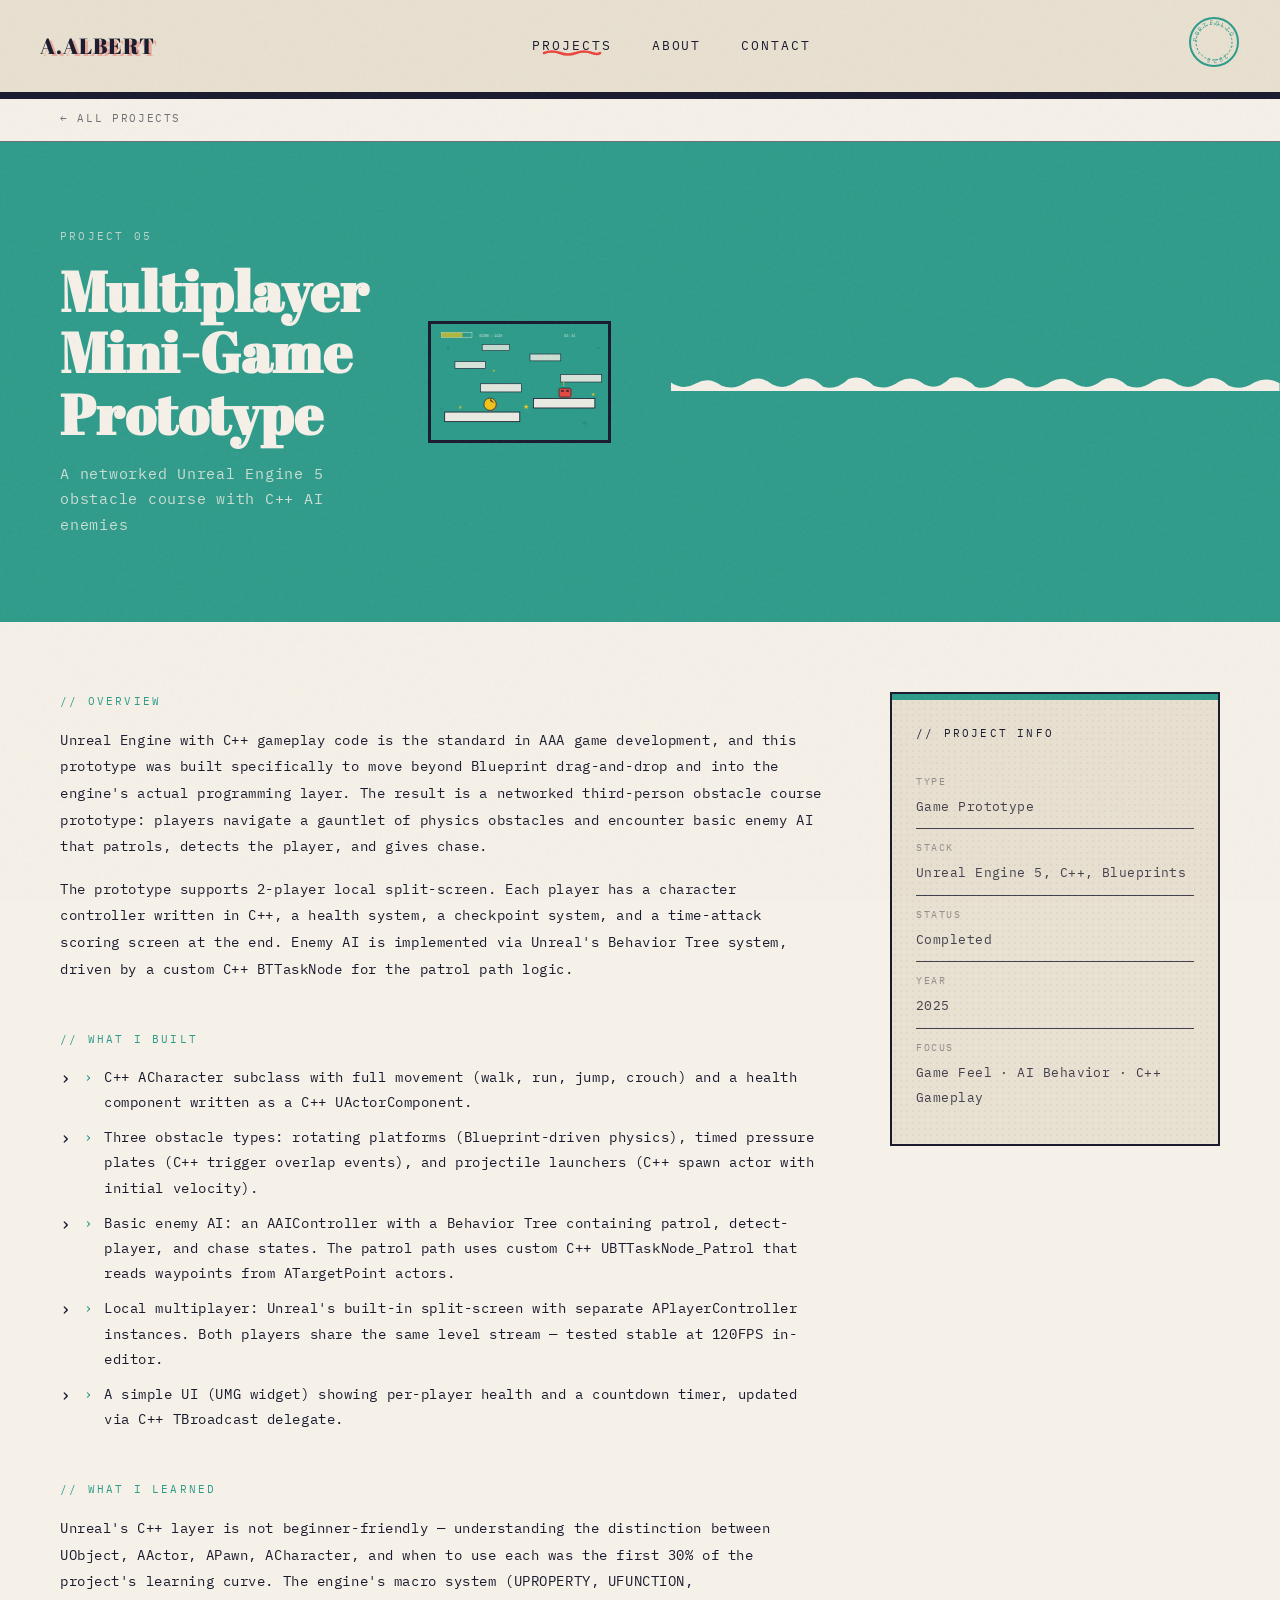
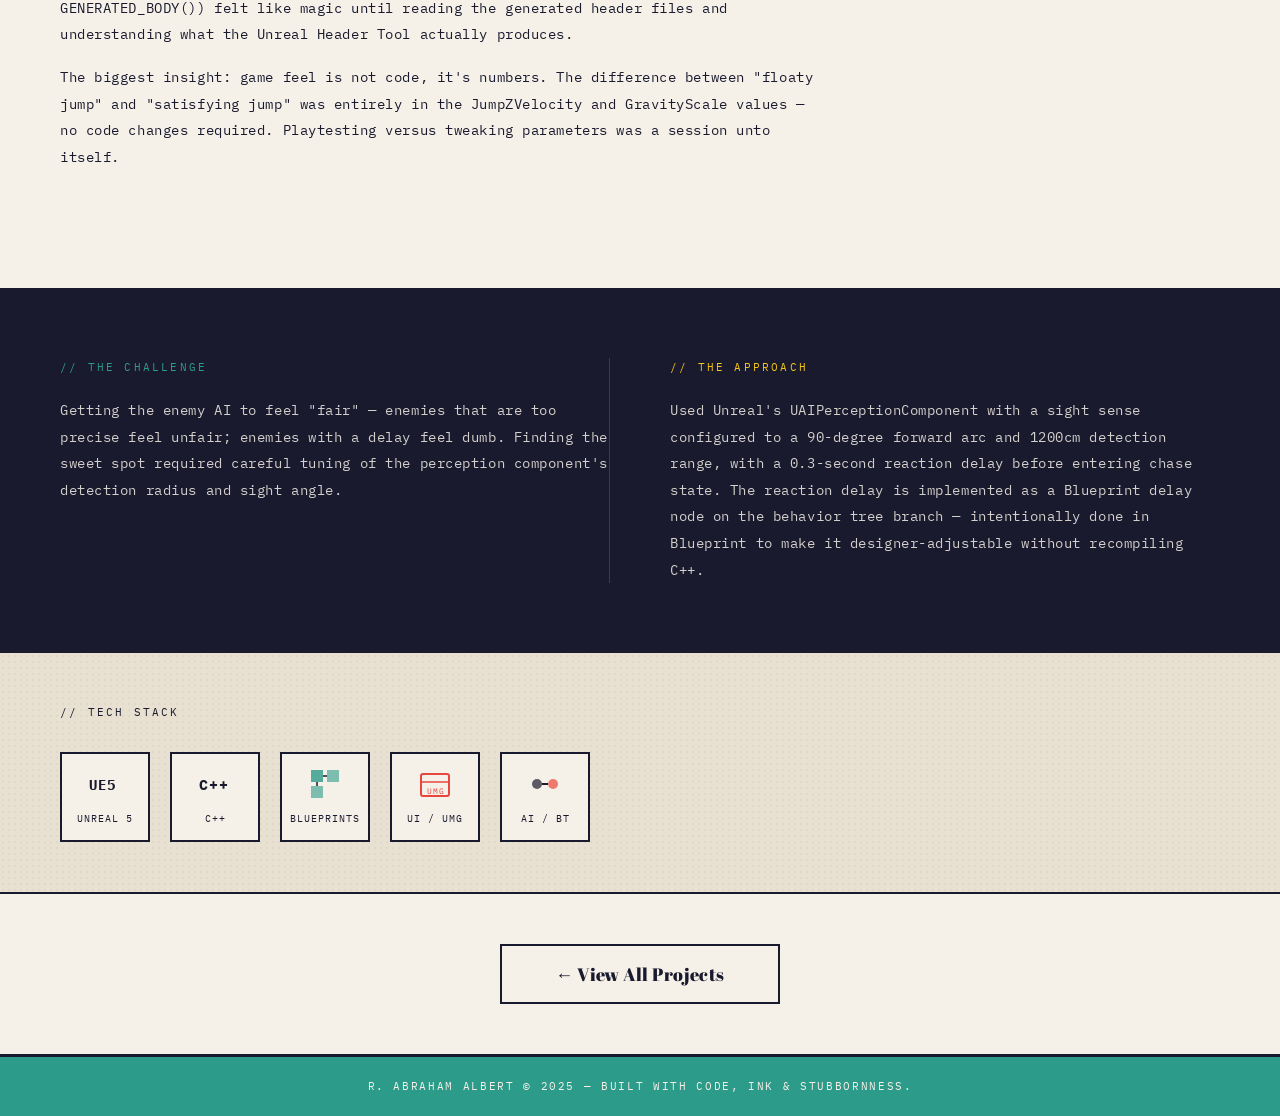
<file: projects/multiplayer-prototype.html>
<!DOCTYPE html>
<html lang="en">
<head>
  <meta charset="UTF-8">
  <meta name="viewport" content="width=device-width, initial-scale=1.0">
  <title>Multiplayer Prototype — R. Abraham Albert</title>
  <link rel="preconnect" href="https://fonts.googleapis.com">
  <link rel="preconnect" href="https://fonts.gstatic.com" crossorigin>
  <link href="https://fonts.googleapis.com/css2?family=Abril+Fatface&family=IBM+Plex+Mono:ital,wght@0,400;0,500;1,400&display=swap" rel="stylesheet">
  <link rel="stylesheet" href="../assets/css/risograph.css">
  <link rel="stylesheet" href="../assets/css/header.css">
  <link rel="stylesheet" href="../assets/css/project.css">
</head>
<body>
<script src="../assets/js/header.js"></script>
<script>injectHeader('projects');</script>

<div class="breadcrumb"><a href="../index.html">← All Projects</a></div>

<section class="project-hero" style="background: var(--ink-teal);">
  <div class="project-hero-inner">
    <div>
      <span class="project-number-label" style="color: var(--paper); opacity:0.7;">Project 05</span>
      <h1 class="project-hero-title" style="color: var(--paper);">Multiplayer Mini-Game Prototype</h1>
      <p class="project-hero-tagline" style="color: var(--paper); opacity: 0.8;">A networked Unreal Engine 5 obstacle course with C++ AI enemies</p>
    </div>
    <div class="project-hero-art">
      <svg viewBox="0 0 520 340" fill="none" xmlns="http://www.w3.org/2000/svg">
        <rect width="520" height="340" fill="var(--ink-teal)"/>
        <!-- BG halftone -->
        <circle cx="50" cy="70" r="5" fill="var(--ink-black)" opacity="0.13"/>
        <circle cx="130" cy="30" r="3" fill="var(--ink-black)" opacity="0.1"/>
        <circle cx="450" cy="290" r="6" fill="var(--ink-black)" opacity="0.1"/>
        <circle cx="490" cy="70" r="4" fill="var(--ink-black)" opacity="0.12"/>
        <circle cx="30" cy="250" r="4" fill="var(--ink-black)" opacity="0.1"/>
        <!-- Platforms -->
        <rect x="40" y="258" width="220" height="28" fill="var(--paper)" opacity="0.95" stroke="var(--ink-black)" stroke-width="2.5"/>
        <rect x="300" y="218" width="180" height="28" fill="var(--paper)" opacity="0.95" stroke="var(--ink-black)" stroke-width="2.5"/>
        <rect x="145" y="175" width="120" height="24" fill="var(--paper)" opacity="0.9" stroke="var(--ink-black)" stroke-width="2"/>
        <rect x="380" y="148" width="120" height="22" fill="var(--paper)" opacity="0.85" stroke="var(--ink-black)" stroke-width="2"/>
        <rect x="70" y="110" width="90" height="20" fill="var(--paper)" opacity="0.85" stroke="var(--ink-black)" stroke-width="2"/>
        <rect x="290" y="88" width="90" height="20" fill="var(--paper)" opacity="0.8" stroke="var(--ink-black)" stroke-width="2"/>
        <rect x="150" y="60" width="80" height="18" fill="var(--paper)" opacity="0.75" stroke="var(--ink-black)" stroke-width="2"/>
        <!-- Player misreg -->
        <circle cx="173" cy="235" r="18" fill="var(--ink-red)" opacity="0.35" transform="translate(3,3)"/>
        <!-- Player -->
        <circle cx="173" cy="235" r="18" fill="var(--ink-yellow)" opacity="0.98" stroke="var(--ink-black)" stroke-width="2"/>
        <polygon points="173,217 186,232 173,226" fill="var(--ink-black)" opacity="0.65"/>
        <!-- Enemy misreg -->
        <rect x="375" y="188" width="35" height="26" rx="4" fill="var(--ink-red)" opacity="0.35" transform="translate(3,3)"/>
        <!-- Enemy -->
        <rect x="375" y="188" width="35" height="26" rx="4" fill="var(--ink-red)" opacity="0.95" stroke="var(--ink-black)" stroke-width="2"/>
        <rect x="381" y="193" width="8" height="6" fill="var(--ink-black)" opacity="0.7"/>
        <rect x="396" y="193" width="8" height="6" fill="var(--ink-black)" opacity="0.7"/>
        <!-- ! -->
        <text x="384" y="183" font-family="IBM Plex Mono" font-size="18" font-weight="bold" fill="var(--ink-yellow)">!</text>
        <!-- Stars -->
        <text x="270" y="250" font-size="20" fill="var(--ink-yellow)">★</text>
        <text x="470" y="210" font-size="14" fill="var(--ink-yellow)" opacity="0.9">★</text>
        <text x="180" y="140" font-size="11" fill="var(--ink-yellow)" opacity="0.8">★</text>
        <text x="80" y="250" font-size="16" fill="var(--ink-yellow)" opacity="0.8">★</text>
        <!-- HP bar UI -->
        <rect x="30" y="25" width="90" height="14" fill="none" stroke="var(--paper)" stroke-width="1.5" opacity="0.8"/>
        <rect x="30" y="25" width="62" height="14" fill="var(--ink-yellow)" opacity="0.65"/>
        <!-- Score -->
        <text x="140" y="38" font-family="IBM Plex Mono" font-size="11" fill="var(--paper)" opacity="0.8">SCORE: 1420</text>
        <!-- Timer -->
        <text x="390" y="38" font-family="IBM Plex Mono" font-size="11" fill="var(--paper)" opacity="0.8">02:34</text>
      </svg>
    </div>
  </div>
  <div class="torn-divider">
    <svg viewBox="0 0 1440 40" fill="none" preserveAspectRatio="none"><path d="M0,0 L0,20 Q30,40 60,22 Q90,5 120,28 Q150,40 180,18 Q210,0 240,25 Q270,40 300,15 Q330,0 360,30 Q390,40 420,12 Q450,0 480,28 Q510,40 540,18 Q570,0 600,25 Q630,40 660,10 Q690,0 720,30 Q750,40 780,15 Q810,0 840,28 Q870,40 900,18 Q930,2 960,25 Q990,40 1020,15 Q1050,0 1080,28 Q1110,40 1140,18 Q1170,0 1200,25 Q1230,40 1260,15 Q1290,0 1320,28 Q1350,40 1380,20 Q1410,5 1440,22 L1440,40 L0,40 Z" fill="var(--paper)"/></svg>
  </div>
</section>

<div class="project-content-wrap">
  <main class="project-main">
    <div class="project-section">
      <span class="project-section-label" style="color: var(--ink-teal);">// Overview</span>
      <p>Unreal Engine with C++ gameplay code is the standard in AAA game development, and this prototype was built specifically to move beyond Blueprint drag-and-drop and into the engine's actual programming layer. The result is a networked third-person obstacle course prototype: players navigate a gauntlet of physics obstacles and encounter basic enemy AI that patrols, detects the player, and gives chase.</p>
      <p>The prototype supports 2-player local split-screen. Each player has a character controller written in C++, a health system, a checkpoint system, and a time-attack scoring screen at the end. Enemy AI is implemented via Unreal's Behavior Tree system, driven by a custom C++ BTTaskNode for the patrol path logic.</p>
    </div>
    <div class="project-section">
      <span class="project-section-label" style="color: var(--ink-teal);">// What I Built</span>
      <ul class="project-bullet-list">
        <li><span style="color:var(--ink-teal)">›</span> C++ ACharacter subclass with full movement (walk, run, jump, crouch) and a health component written as a C++ UActorComponent.</li>
        <li><span style="color:var(--ink-teal)">›</span> Three obstacle types: rotating platforms (Blueprint-driven physics), timed pressure plates (C++ trigger overlap events), and projectile launchers (C++ spawn actor with initial velocity).</li>
        <li><span style="color:var(--ink-teal)">›</span> Basic enemy AI: an AAIController with a Behavior Tree containing patrol, detect-player, and chase states. The patrol path uses custom C++ UBTTaskNode_Patrol that reads waypoints from ATargetPoint actors.</li>
        <li><span style="color:var(--ink-teal)">›</span> Local multiplayer: Unreal's built-in split-screen with separate APlayerController instances. Both players share the same level stream — tested stable at 120FPS in-editor.</li>
        <li><span style="color:var(--ink-teal)">›</span> A simple UI (UMG widget) showing per-player health and a countdown timer, updated via C++ TBroadcast delegate.</li>
      </ul>
    </div>
    <div class="project-section">
      <span class="project-section-label" style="color: var(--ink-teal);">// What I Learned</span>
      <p>Unreal's C++ layer is not beginner-friendly — understanding the distinction between UObject, AActor, APawn, ACharacter, and when to use each was the first 30% of the project's learning curve. The engine's macro system (UPROPERTY, UFUNCTION, GENERATED_BODY()) felt like magic until reading the generated header files and understanding what the Unreal Header Tool actually produces.</p>
      <p>The biggest insight: game feel is not code, it's numbers. The difference between "floaty jump" and "satisfying jump" was entirely in the JumpZVelocity and GravityScale values — no code changes required. Playtesting versus tweaking parameters was a session unto itself.</p>
    </div>
  </main>
  <aside class="project-sidebar">
    <div class="sidebar-card">
      <div class="sidebar-accent" style="background: var(--ink-teal);"></div>
      <div class="sidebar-inner">
        <span class="sidebar-label">// Project Info</span>
        <div class="sidebar-row"><span class="sidebar-key">Type</span><span class="sidebar-val">Game Prototype</span></div>
        <div class="sidebar-row"><span class="sidebar-key">Stack</span><span class="sidebar-val">Unreal Engine 5, C++, Blueprints</span></div>
        <div class="sidebar-row"><span class="sidebar-key">Status</span><span class="sidebar-val">Completed</span></div>
        <div class="sidebar-row"><span class="sidebar-key">Year</span><span class="sidebar-val">2025</span></div>
        <div class="sidebar-row"><span class="sidebar-key">Focus</span><span class="sidebar-val">Game Feel · AI Behavior · C++ Gameplay</span></div>
      </div>
    </div>
  </aside>
</div>

<section class="project-challenge">
  <div class="project-challenge-inner">
    <div class="challenge-col">
      <span class="challenge-label" style="color: var(--ink-teal);">// The Challenge</span>
      <p>Getting the enemy AI to feel "fair" — enemies that are too precise feel unfair; enemies with a delay feel dumb. Finding the sweet spot required careful tuning of the perception component's detection radius and sight angle.</p>
      <div class="challenge-divider"></div>
    </div>
    <div class="challenge-col">
      <span class="challenge-label" style="color: var(--ink-yellow);">// The Approach</span>
      <p>Used Unreal's UAIPerceptionComponent with a sight sense configured to a 90-degree forward arc and 1200cm detection range, with a 0.3-second reaction delay before entering chase state. The reaction delay is implemented as a Blueprint delay node on the behavior tree branch — intentionally done in Blueprint to make it designer-adjustable without recompiling C++.</p>
    </div>
  </div>
</section>

<section class="project-tech">
  <div class="tech-inner">
    <span class="tech-label">// Tech Stack</span>
    <div class="tech-row">
      <div class="tech-stamp"><svg viewBox="0 0 36 36" fill="none"><text x="2" y="24" font-family="IBM Plex Mono" font-size="14" font-weight="bold" fill="var(--ink-black)">UE5</text></svg>Unreal 5</div>
      <div class="tech-stamp"><svg viewBox="0 0 36 36" fill="none"><text x="2" y="24" font-family="IBM Plex Mono" font-size="15" font-weight="bold" fill="var(--ink-black)">C++</text></svg>C++</div>
      <div class="tech-stamp"><svg viewBox="0 0 36 36" fill="none"><rect x="4" y="4" width="12" height="12" fill="var(--ink-teal)" opacity="0.8"/><rect x="20" y="4" width="12" height="12" fill="var(--ink-teal)" opacity="0.6"/><rect x="4" y="20" width="12" height="12" fill="var(--ink-teal)" opacity="0.6"/><line x1="16" y1="10" x2="20" y2="10" stroke="var(--ink-black)" stroke-width="1.5"/><line x1="10" y1="16" x2="10" y2="20" stroke="var(--ink-black)" stroke-width="1.5"/></svg>Blueprints</div>
      <div class="tech-stamp"><svg viewBox="0 0 36 36" fill="none"><rect x="4" y="8" width="28" height="22" rx="2" fill="none" stroke="var(--ink-red)" stroke-width="2"/><line x1="4" y1="16" x2="32" y2="16" stroke="var(--ink-red)" stroke-width="1.5"/><text x="10" y="28" font-family="IBM Plex Mono" font-size="8" fill="var(--ink-red)">UMG</text></svg>UI / UMG</div>
      <div class="tech-stamp"><svg viewBox="0 0 36 36" fill="none"><circle cx="10" cy="18" r="5" fill="var(--ink-black)" opacity="0.7"/><circle cx="26" cy="18" r="5" fill="var(--ink-red)" opacity="0.7"/><line x1="15" y1="18" x2="21" y2="18" stroke="var(--ink-black)" stroke-width="2"/></svg>AI / BT</div>
    </div>
  </div>
</section>

<div class="project-back-wrap">
  <a href="../index.html" class="project-back-btn stamp-hover">← View All Projects</a>
</div>
<footer class="main-footer">R. Abraham Albert © 2025 — Built with Code, Ink &amp; Stubbornness.</footer>
</body>
</html>
</file>
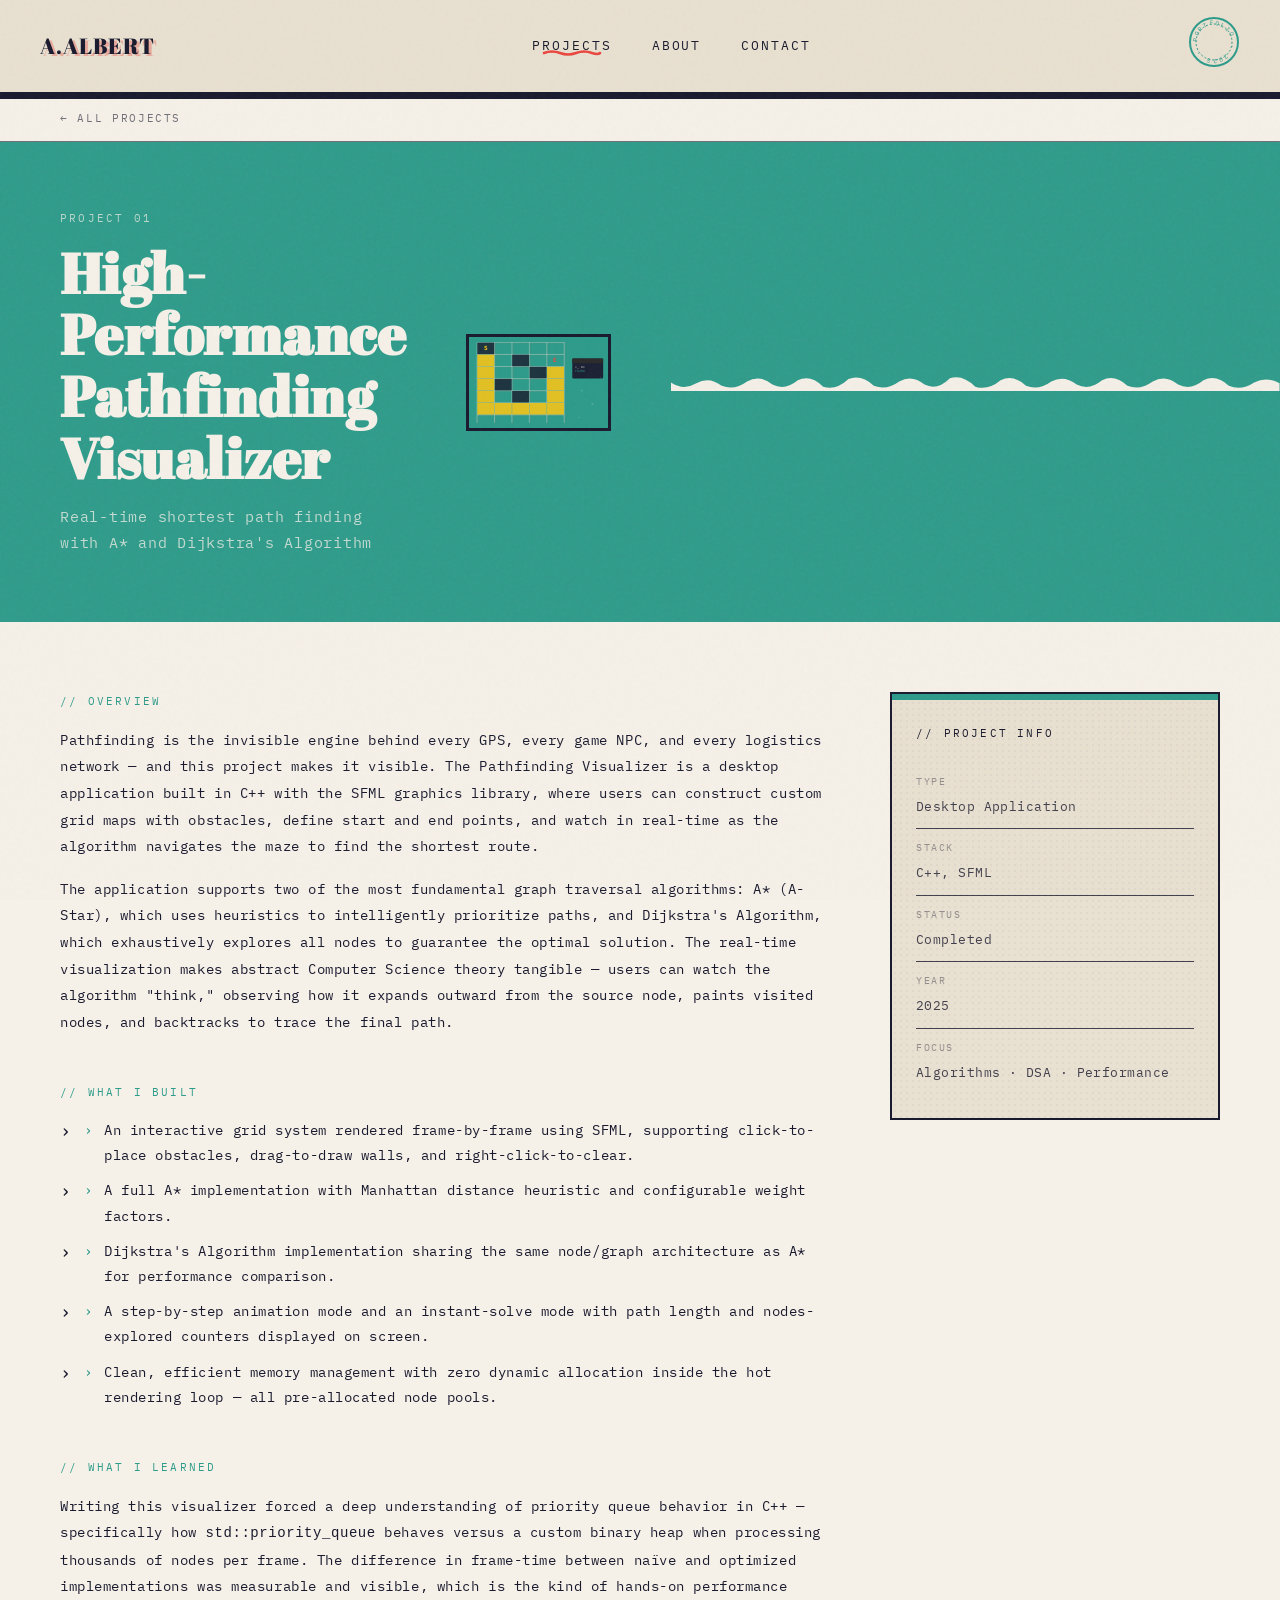
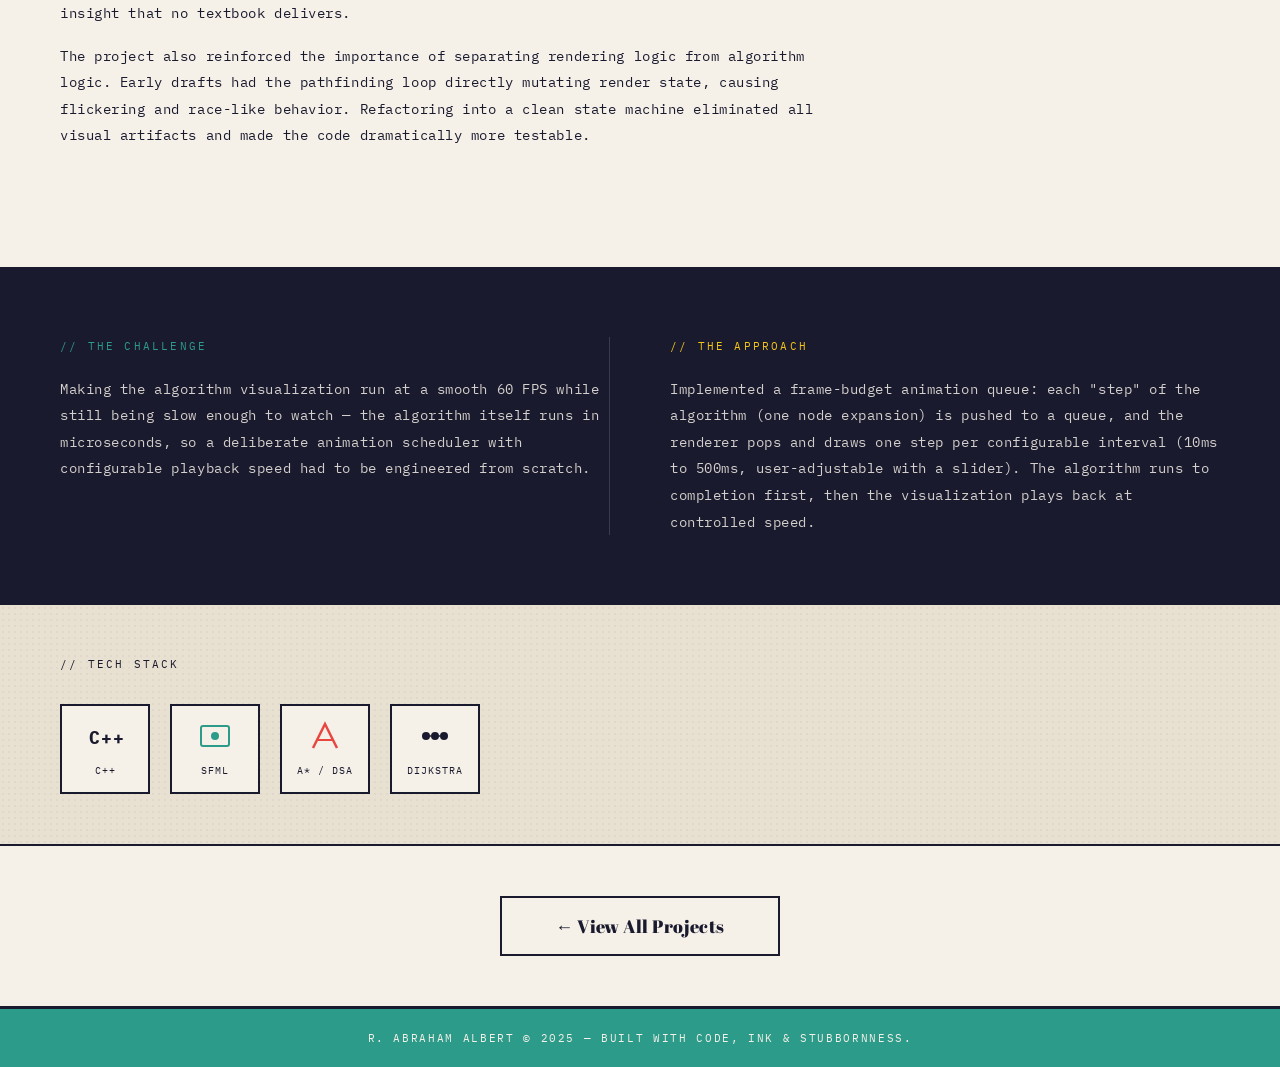
<file: projects/pathfinding.html>
<!DOCTYPE html>
<html lang="en">
<head>
  <meta charset="UTF-8">
  <meta name="viewport" content="width=device-width, initial-scale=1.0">
  <title>Pathfinding Visualizer — R. Abraham Albert</title>
  <link rel="preconnect" href="https://fonts.googleapis.com">
  <link rel="preconnect" href="https://fonts.gstatic.com" crossorigin>
  <link href="https://fonts.googleapis.com/css2?family=Abril+Fatface&family=IBM+Plex+Mono:ital,wght@0,400;0,500;1,400&display=swap" rel="stylesheet">
  <link rel="stylesheet" href="../assets/css/risograph.css">
  <link rel="stylesheet" href="../assets/css/header.css">
  <link rel="stylesheet" href="../assets/css/project.css">
</head>
<body>

<script src="../assets/js/header.js"></script>
<script>injectHeader('projects');</script>

<div class="breadcrumb"><a href="../index.html">← All Projects</a></div>

<section class="project-hero" style="background: var(--ink-teal);">
  <div class="project-hero-inner">
    <div>
      <span class="project-number-label" style="color: var(--paper); opacity:0.7;">Project 01</span>
      <h1 class="project-hero-title" style="color: var(--paper);">High-Performance Pathfinding Visualizer</h1>
      <p class="project-hero-tagline" style="color: var(--paper);">Real-time shortest path finding with A* and Dijkstra's Algorithm</p>
    </div>
    <div class="project-hero-art">
      <svg viewBox="0 0 520 340" fill="none" xmlns="http://www.w3.org/2000/svg">
        <rect width="520" height="340" fill="var(--ink-teal)"/>
        <!-- Misreg grid -->
        <g opacity="0.22" transform="translate(3,2)">
          <g stroke="var(--ink-red)" stroke-width="1.5">
            <line x1="30" y1="20" x2="30" y2="320"/><line x1="95" y1="20" x2="95" y2="320"/>
            <line x1="160" y1="20" x2="160" y2="320"/><line x1="225" y1="20" x2="225" y2="320"/>
            <line x1="290" y1="20" x2="290" y2="320"/><line x1="355" y1="20" x2="355" y2="320"/>
            <line x1="30" y1="20" x2="355" y2="20"/><line x1="30" y1="65" x2="355" y2="65"/>
            <line x1="30" y1="110" x2="355" y2="110"/><line x1="30" y1="155" x2="355" y2="155"/>
            <line x1="30" y1="200" x2="355" y2="200"/><line x1="30" y1="245" x2="355" y2="245"/>
            <line x1="30" y1="290" x2="355" y2="290"/>
          </g>
        </g>
        <!-- Main grid -->
        <g stroke="var(--paper)" stroke-width="1.5" opacity="0.85">
          <line x1="30" y1="20" x2="30" y2="320"/><line x1="95" y1="20" x2="95" y2="320"/>
          <line x1="160" y1="20" x2="160" y2="320"/><line x1="225" y1="20" x2="225" y2="320"/>
          <line x1="290" y1="20" x2="290" y2="320"/><line x1="355" y1="20" x2="355" y2="320"/>
          <line x1="30" y1="20" x2="355" y2="20"/><line x1="30" y1="65" x2="355" y2="65"/>
          <line x1="30" y1="110" x2="355" y2="110"/><line x1="30" y1="155" x2="355" y2="155"/>
          <line x1="30" y1="200" x2="355" y2="200"/><line x1="30" y1="245" x2="355" y2="245"/>
          <line x1="30" y1="290" x2="355" y2="290"/>
        </g>
        <!-- Obstacles (black cells) -->
        <rect x="31" y="21" width="63" height="43" fill="var(--ink-black)" opacity="0.8"/>
        <rect x="161" y="66" width="63" height="43" fill="var(--ink-black)" opacity="0.8"/>
        <rect x="226" y="111" width="63" height="43" fill="var(--ink-black)" opacity="0.8"/>
        <rect x="96" y="156" width="63" height="43" fill="var(--ink-black)" opacity="0.8"/>
        <rect x="161" y="201" width="63" height="43" fill="var(--ink-black)" opacity="0.8"/>
        <!-- Path cells (yellow) -->
        <rect x="31" y="66" width="63" height="43" fill="var(--ink-yellow)" opacity="0.9"/>
        <rect x="31" y="111" width="63" height="43" fill="var(--ink-yellow)" opacity="0.9"/>
        <rect x="31" y="156" width="63" height="43" fill="var(--ink-yellow)" opacity="0.9"/>
        <rect x="31" y="201" width="63" height="43" fill="var(--ink-yellow)" opacity="0.9"/>
        <rect x="31" y="246" width="63" height="43" fill="var(--ink-yellow)" opacity="0.9"/>
        <rect x="96" y="246" width="63" height="43" fill="var(--ink-yellow)" opacity="0.9"/>
        <rect x="161" y="246" width="63" height="43" fill="var(--ink-yellow)" opacity="0.9"/>
        <rect x="226" y="246" width="63" height="43" fill="var(--ink-yellow)" opacity="0.9"/>
        <rect x="291" y="246" width="63" height="43" fill="var(--ink-yellow)" opacity="0.9"/>
        <rect x="291" y="201" width="63" height="43" fill="var(--ink-yellow)" opacity="0.9"/>
        <rect x="291" y="156" width="63" height="43" fill="var(--ink-yellow)" opacity="0.9"/>
        <rect x="291" y="111" width="63" height="43" fill="var(--ink-yellow)" opacity="0.9"/>
        <!-- S and E labels -->
        <text x="62" y="47" text-anchor="middle" font-family="IBM Plex Mono" font-size="22" font-weight="bold" fill="var(--ink-yellow)">S</text>
        <text x="322" y="92" text-anchor="middle" font-family="IBM Plex Mono" font-size="22" font-weight="bold" fill="var(--ink-red)">E</text>
        <!-- Terminal -->
        <rect x="385" y="80" width="115" height="75" rx="4" fill="var(--ink-black)" opacity="0.95"/>
        <rect x="385" y="80" width="115" height="18" rx="4" fill="#2a2a2a"/>
        <text x="395" y="114" font-family="IBM Plex Mono" font-size="11" fill="var(--paper)">&#62;_ A*</text>
        <text x="395" y="130" font-family="IBM Plex Mono" font-size="11" fill="var(--ink-teal)">FOUND</text>
        <!-- Halftone -->
        <circle cx="420" cy="200" r="3" fill="var(--paper)" opacity="0.2"/>
        <circle cx="460" cy="250" r="4" fill="var(--paper)" opacity="0.18"/>
        <circle cx="490" cy="150" r="2" fill="var(--paper)" opacity="0.2"/>
        <circle cx="410" cy="300" r="3" fill="var(--paper)" opacity="0.15"/>
      </svg>
    </div>
  </div>
  <div class="torn-divider">
    <svg viewBox="0 0 1440 40" fill="none" preserveAspectRatio="none"><path d="M0,0 L0,20 Q30,40 60,22 Q90,5 120,28 Q150,40 180,18 Q210,0 240,25 Q270,40 300,15 Q330,0 360,30 Q390,40 420,12 Q450,0 480,28 Q510,40 540,18 Q570,0 600,25 Q630,40 660,10 Q690,0 720,30 Q750,40 780,15 Q810,0 840,28 Q870,40 900,18 Q930,2 960,25 Q990,40 1020,15 Q1050,0 1080,28 Q1110,40 1140,18 Q1170,0 1200,25 Q1230,40 1260,15 Q1290,0 1320,28 Q1350,40 1380,20 Q1410,5 1440,22 L1440,40 L0,40 Z" fill="var(--paper)"/></svg>
  </div>
</section>

<div class="project-content-wrap">
  <main class="project-main">

    <div class="project-section">
      <span class="project-section-label" style="color: var(--ink-teal);">// Overview</span>
      <p>Pathfinding is the invisible engine behind every GPS, every game NPC, and every logistics network — and this project makes it visible. The Pathfinding Visualizer is a desktop application built in C++ with the SFML graphics library, where users can construct custom grid maps with obstacles, define start and end points, and watch in real-time as the algorithm navigates the maze to find the shortest route.</p>
      <p>The application supports two of the most fundamental graph traversal algorithms: A* (A-Star), which uses heuristics to intelligently prioritize paths, and Dijkstra's Algorithm, which exhaustively explores all nodes to guarantee the optimal solution. The real-time visualization makes abstract Computer Science theory tangible — users can watch the algorithm "think," observing how it expands outward from the source node, paints visited nodes, and backtracks to trace the final path.</p>
    </div>

    <div class="project-section">
      <span class="project-section-label" style="color: var(--ink-teal);">// What I Built</span>
      <ul class="project-bullet-list" style="--bullet-color: var(--ink-teal)">
        <li style="--bullet-color: var(--ink-teal)"><span style="color:var(--ink-teal)">›</span> An interactive grid system rendered frame-by-frame using SFML, supporting click-to-place obstacles, drag-to-draw walls, and right-click-to-clear.</li>
        <li><span style="color:var(--ink-teal)">›</span> A full A* implementation with Manhattan distance heuristic and configurable weight factors.</li>
        <li><span style="color:var(--ink-teal)">›</span> Dijkstra's Algorithm implementation sharing the same node/graph architecture as A* for performance comparison.</li>
        <li><span style="color:var(--ink-teal)">›</span> A step-by-step animation mode and an instant-solve mode with path length and nodes-explored counters displayed on screen.</li>
        <li><span style="color:var(--ink-teal)">›</span> Clean, efficient memory management with zero dynamic allocation inside the hot rendering loop — all pre-allocated node pools.</li>
      </ul>
    </div>

    <div class="project-section">
      <span class="project-section-label" style="color: var(--ink-teal);">// What I Learned</span>
      <p>Writing this visualizer forced a deep understanding of priority queue behavior in C++ — specifically how <code>std::priority_queue</code> behaves versus a custom binary heap when processing thousands of nodes per frame. The difference in frame-time between naïve and optimized implementations was measurable and visible, which is the kind of hands-on performance insight that no textbook delivers.</p>
      <p>The project also reinforced the importance of separating rendering logic from algorithm logic. Early drafts had the pathfinding loop directly mutating render state, causing flickering and race-like behavior. Refactoring into a clean state machine eliminated all visual artifacts and made the code dramatically more testable.</p>
    </div>

  </main>

  <aside class="project-sidebar">
    <div class="sidebar-card">
      <div class="sidebar-accent" style="background: var(--ink-teal);"></div>
      <div class="sidebar-inner">
        <span class="sidebar-label">// Project Info</span>
        <div class="sidebar-row"><span class="sidebar-key">Type</span><span class="sidebar-val">Desktop Application</span></div>
        <div class="sidebar-row"><span class="sidebar-key">Stack</span><span class="sidebar-val">C++, SFML</span></div>
        <div class="sidebar-row"><span class="sidebar-key">Status</span><span class="sidebar-val">Completed</span></div>
        <div class="sidebar-row"><span class="sidebar-key">Year</span><span class="sidebar-val">2025</span></div>
        <div class="sidebar-row"><span class="sidebar-key">Focus</span><span class="sidebar-val">Algorithms · DSA · Performance</span></div>
      </div>
    </div>
  </aside>
</div>

<section class="project-challenge">
  <div class="project-challenge-inner">
    <div class="challenge-col">
      <span class="challenge-label" style="color: var(--ink-teal);">// The Challenge</span>
      <p>Making the algorithm visualization run at a smooth 60 FPS while still being slow enough to watch — the algorithm itself runs in microseconds, so a deliberate animation scheduler with configurable playback speed had to be engineered from scratch.</p>
      <div class="challenge-divider"></div>
    </div>
    <div class="challenge-col">
      <span class="challenge-label" style="color: var(--ink-yellow);">// The Approach</span>
      <p>Implemented a frame-budget animation queue: each "step" of the algorithm (one node expansion) is pushed to a queue, and the renderer pops and draws one step per configurable interval (10ms to 500ms, user-adjustable with a slider). The algorithm runs to completion first, then the visualization plays back at controlled speed.</p>
    </div>
  </div>
</section>

<section class="project-tech">
  <div class="tech-inner">
    <span class="tech-label">// Tech Stack</span>
    <div class="tech-row">
      <div class="tech-stamp">
        <svg viewBox="0 0 36 36" fill="none"><text x="2" y="26" font-family="IBM Plex Mono" font-size="18" font-weight="bold" fill="var(--ink-black)">C++</text></svg>
        C++
      </div>
      <div class="tech-stamp">
        <svg viewBox="0 0 36 36" fill="none"><rect x="4" y="8" width="28" height="20" rx="2" fill="none" stroke="var(--ink-teal)" stroke-width="2"/><circle cx="18" cy="18" r="4" fill="var(--ink-teal)"/></svg>
        SFML
      </div>
      <div class="tech-stamp">
        <svg viewBox="0 0 36 36" fill="none"><path d="M6,30 L18,6 L30,30" stroke="var(--ink-red)" stroke-width="2.5" fill="none"/><line x1="10" y1="22" x2="26" y2="22" stroke="var(--ink-red)" stroke-width="2"/></svg>
        A* / DSA
      </div>
      <div class="tech-stamp">
        <svg viewBox="0 0 36 36" fill="none"><circle cx="9" cy="18" r="4" fill="var(--ink-black)"/><circle cx="18" cy="18" r="4" fill="var(--ink-black)"/><circle cx="27" cy="18" r="4" fill="var(--ink-black)"/><line x1="13" y1="18" x2="14" y2="18" stroke="var(--ink-black)" stroke-width="1.5"/><line x1="22" y1="18" x2="23" y2="18" stroke="var(--ink-black)" stroke-width="1.5"/></svg>
        Dijkstra
      </div>
    </div>
  </div>
</section>

<div class="project-back-wrap">
  <a href="../index.html" class="project-back-btn stamp-hover">← View All Projects</a>
</div>

<footer class="main-footer">R. Abraham Albert © 2025 — Built with Code, Ink &amp; Stubbornness.</footer>
</body>
</html>
</file>
<file: assets/css/risograph.css>
@import url('https://fonts.googleapis.com/css2?family=Abril+Fatface&family=IBM+Plex+Mono:ital,wght@0,400;0,500;1,400&display=swap');

:root {
  --ink-black: #1A1A2E;
  --ink-red: #E8473F;
  --ink-teal: #2D9B8A;
  --ink-yellow: #F5C518;
  --paper: #F5F0E8;
  --paper-dark: #E8E0D0;
}

*, *::before, *::after {
  box-sizing: border-box;
  margin: 0;
  padding: 0;
}

html {
  scroll-behavior: smooth;
}

body {
  background-color: var(--paper);
  color: var(--ink-black);
  font-family: 'IBM Plex Mono', monospace;
  font-size: 15px;
  line-height: 1.7;
  letter-spacing: 0.03em;
  position: relative;
  overflow-x: hidden;
}

body::after {
  content: '';
  position: fixed;
  inset: 0;
  background-image: url("data:image/svg+xml,%3Csvg viewBox='0 0 256 256' xmlns='http://www.w3.org/2000/svg'%3E%3Cfilter id='noise'%3E%3CfeTurbulence type='fractalNoise' baseFrequency='0.9' numOctaves='4' stitchTiles='stitch'/%3E%3C/filter%3E%3Crect width='100%25' height='100%25' filter='url(%23noise)' opacity='0.18'/%3E%3C/svg%3E");
  pointer-events: none;
  z-index: 9999;
  opacity: 0.18;
}

/* ── TYPOGRAPHY ── */
h1, h2, h3, .display {
  font-family: 'Abril Fatface', serif;
  line-height: 1.1;
}

.mono {
  font-family: 'IBM Plex Mono', monospace;
}

.label {
  font-family: 'IBM Plex Mono', monospace;
  font-size: 11px;
  letter-spacing: 0.2em;
  text-transform: uppercase;
}

/* ── HALFTONE PATTERN ── */
.halftone {
  background-image: radial-gradient(circle, var(--ink-black) 1.5px, transparent 1.5px);
  background-size: 6px 6px;
  opacity: 0.08;
}

/* ── STAMP HOVER ── */
.stamp-hover {
  transition: transform 0.12s ease, box-shadow 0.12s ease;
  cursor: pointer;
}
.stamp-hover:hover {
  transform: translate(3px, 3px);
  box-shadow: -3px -3px 0 0 var(--ink-black);
}

/* ── MISREGISTRATION ── */
.mis-reg {
  position: relative;
}
.mis-reg::before {
  content: attr(data-text);
  position: absolute;
  left: 3px;
  top: 2px;
  color: var(--ink-red);
  opacity: 0.35;
  z-index: -1;
  pointer-events: none;
  font-family: inherit;
  font-size: inherit;
  font-weight: inherit;
}

/* ── TAG / PILL ── */
.tag {
  display: inline-block;
  border: 2px solid var(--ink-black);
  font-family: 'IBM Plex Mono', monospace;
  font-size: 10px;
  text-transform: uppercase;
  letter-spacing: 0.08em;
  padding: 3px 8px;
  margin: 3px;
  background: transparent;
}

/* ── SECTION LABEL ── */
.section-label {
  font-family: 'IBM Plex Mono', monospace;
  font-size: 11px;
  letter-spacing: 0.2em;
  text-transform: uppercase;
  display: flex;
  align-items: center;
  gap: 16px;
  margin-bottom: 40px;
}
.section-label::after {
  content: '';
  flex: 1;
  height: 2px;
  background: var(--ink-black);
}

/* ── TORN PAPER DIVIDER ── */
.torn-divider {
  width: 100%;
  overflow: hidden;
  line-height: 0;
}
.torn-divider svg {
  display: block;
  width: 100%;
}

/* ── FOOTER ── */
footer.main-footer {
  background: var(--ink-teal);
  padding: 20px;
  text-align: center;
  font-family: 'IBM Plex Mono', monospace;
  font-size: 11px;
  letter-spacing: 0.15em;
  text-transform: uppercase;
  color: var(--paper);
  border-top: 3px solid var(--ink-black);
}

/* ── RESPONSIVE ── */
@media (max-width: 768px) {
  body { font-size: 14px; }
}
</file>
<file: assets/css/header.css>
/* ════════════════════════════════
   HEADER STYLES
   ════════════════════════════════ */

.site-header {
  position: sticky;
  top: 0;
  z-index: 1000;
  background: var(--paper-dark);
  border-bottom: 3px solid var(--ink-black);
  box-shadow: 0 4px 0 0 var(--ink-black);
  transition: box-shadow 0.2s;
}

.site-header.scrolled {
  box-shadow: 0 6px 0 0 var(--ink-black);
}

.header-inner {
  display: flex;
  align-items: center;
  justify-content: space-between;
  max-width: 1300px;
  margin: 0 auto;
  padding: 16px 40px;
  gap: 24px;
}

/* Wordmark */
.wordmark {
  font-family: 'Abril Fatface', serif;
  font-size: 22px;
  color: var(--ink-black);
  text-decoration: none;
  position: relative;
  flex-shrink: 0;
  letter-spacing: 0.04em;
}
.wordmark::before {
  font-family: 'Abril Fatface', serif;
  font-size: 22px;
  letter-spacing: 0.04em;
}

/* Main Nav */
.main-nav {
  display: flex;
  align-items: center;
  gap: 40px;
}

.nav-link {
  font-family: 'IBM Plex Mono', monospace;
  font-size: 13px;
  letter-spacing: 0.15em;
  text-transform: uppercase;
  text-decoration: none;
  color: var(--ink-black);
  position: relative;
  display: flex;
  flex-direction: column;
  align-items: center;
  gap: 2px;
}

.nav-link:hover {
  color: var(--ink-red);
}

.nav-underline {
  display: block;
  position: absolute;
  bottom: -6px;
  left: 50%;
  transform: translateX(-50%);
}

/* Stamp circle */
.stamp-circle {
  flex-shrink: 0;
  animation: spin-slow 30s linear infinite;
}

@keyframes spin-slow {
  to { transform: rotate(360deg); }
}

/* Hamburger */
.hamburger {
  display: none;
  flex-direction: column;
  gap: 5px;
  background: none;
  border: none;
  cursor: pointer;
  padding: 4px;
}

.hamburger span {
  display: block;
  width: 26px;
  height: 2px;
  background: var(--ink-black);
  transition: all 0.2s;
}

.hamburger.open span:nth-child(1) { transform: rotate(45deg) translate(5px, 5px); }
.hamburger.open span:nth-child(2) { opacity: 0; }
.hamburger.open span:nth-child(3) { transform: rotate(-45deg) translate(5px, -5px); }

/* Mobile Menu */
.mobile-menu {
  display: none;
  background: var(--paper-dark);
  border-top: 2px solid var(--ink-black);
  position: relative;
  overflow: hidden;
}

.mobile-menu.open {
  display: block;
}

.mobile-halftone {
  position: absolute;
  left: 0;
  top: 0;
  width: 40px;
  height: 100%;
  background-image: radial-gradient(circle, var(--ink-teal) 1.5px, transparent 1.5px);
  background-size: 6px 6px;
  opacity: 0.3;
}

.mobile-nav {
  padding: 24px 24px 24px 60px;
  display: flex;
  flex-direction: column;
  gap: 20px;
}

.mobile-nav .nav-link {
  font-size: 16px;
  align-items: flex-start;
}

@media (max-width: 768px) {
  .header-inner { padding: 14px 20px; }
  .main-nav { display: none; }
  .stamp-circle { display: none; }
  .hamburger { display: flex; }
}
</file>
<file: assets/css/index.css>
/* ════════════════════════════════
   PROJECTS PAGE (index.html)
   ════════════════════════════════ */

/* ── HERO ── */
.hero {
  background: var(--ink-black);
  min-height: 380px;
  position: relative;
  overflow: hidden;
  display: flex;
  flex-direction: column;
  justify-content: flex-end;
}

.hero::before {
  content: '';
  position: absolute;
  inset: 0;
  background-image: url("data:image/svg+xml,%3Csvg viewBox='0 0 200 200' xmlns='http://www.w3.org/2000/svg'%3E%3Cfilter id='n'%3E%3CfeTurbulence type='fractalNoise' baseFrequency='0.8' numOctaves='4'/%3E%3C/filter%3E%3Crect width='100%25' height='100%25' filter='url(%23n)' opacity='0.2'/%3E%3C/svg%3E");
  opacity: 0.2;
  pointer-events: none;
}

.hero-bg-circle {
  position: absolute;
  top: -80px;
  right: -80px;
  opacity: 0.8;
  pointer-events: none;
}

.hero-red-block {
  position: absolute;
  left: 60px;
  top: 60px;
  width: 480px;
  height: 180px;
  background: var(--ink-red);
  opacity: 0.15;
  pointer-events: none;
  transform: translateX(-6px) translateY(4px);
}

.hero-content {
  position: relative;
  z-index: 1;
  padding: 0 80px 60px;
}

.hero-label {
  color: var(--ink-teal);
  margin-bottom: 16px;
  display: block;
}

.hero-heading {
  font-family: 'Abril Fatface', serif;
  font-size: 72px;
  color: var(--paper);
  line-height: 1.05;
  margin-bottom: 20px;
}

.hero-scratch {
  position: relative;
  display: inline-block;
}

.scratch-underline {
  position: absolute;
  bottom: -8px;
  left: 0;
  width: 100%;
  height: 12px;
  display: block;
}

.scratch-underline svg {
  width: 100%;
  height: 100%;
}

.hero-sub {
  font-family: 'IBM Plex Mono', monospace;
  font-size: 14px;
  color: var(--paper);
  opacity: 0.75;
  margin-top: 12px;
  letter-spacing: 0.08em;
}

.torn-divider {
  width: 100%;
  display: block;
  line-height: 0;
  margin-top: -2px;
}

/* ── PROJECTS SECTION ── */
.projects-section {
  background: var(--paper);
  padding: 60px 0 80px;
  position: relative;
}

.projects-container {
  max-width: 1200px;
  margin: 0 auto;
  padding: 0 60px;
}

.section-label {
  color: var(--ink-black);
}

/* ── GRID ── */
.projects-grid {
  display: grid;
  grid-template-columns: repeat(2, 1fr);
  gap: 40px;
}

/* ── PROJECT CARD ── */
.project-card {
  display: block;
  text-decoration: none;
  color: inherit;
  border: 2px solid var(--ink-black);
  height: 420px;
  display: flex;
  flex-direction: column;
  transition: transform 0.12s ease, box-shadow 0.12s ease;
  position: relative;
}

.project-card:hover {
  transform: translate(3px, 3px);
  box-shadow: -3px -3px 0 0 var(--ink-black);
}

.project-card:hover .card-cover::after {
  opacity: 0.3;
}

.card-cover {
  flex: 0 0 55%;
  position: relative;
  overflow: hidden;
}

.card-cover::after {
  content: '';
  position: absolute;
  inset: 0;
  background-image: radial-gradient(circle, rgba(0,0,0,0.6) 1.5px, transparent 1.5px);
  background-size: 6px 6px;
  opacity: 0;
  transition: opacity 0.12s ease;
}

.card-body {
  flex: 0 0 45%;
  background: var(--paper-dark);
  padding: 20px 24px;
  display: flex;
  flex-direction: column;
  gap: 8px;
  position: relative;
}

.card-body::before {
  content: '';
  position: absolute;
  inset: 0;
  background-image: radial-gradient(circle, var(--ink-black) 1px, transparent 1px);
  background-size: 6px 6px;
  opacity: 0.04;
  pointer-events: none;
}

.card-number {
  color: var(--ink-black);
  opacity: 0.5;
}

.card-title {
  font-family: 'Abril Fatface', serif;
  font-size: 22px;
  color: var(--ink-black);
  line-height: 1.2;
  flex: 1;
}

.card-tags {
  display: flex;
  flex-wrap: wrap;
  gap: 0;
  margin: 4px 0;
}

.card-link {
  font-family: 'IBM Plex Mono', monospace;
  font-size: 12px;
  color: var(--ink-red);
  text-transform: uppercase;
  letter-spacing: 0.1em;
  display: flex;
  align-items: center;
  gap: 8px;
  margin-top: auto;
}

/* Center the 5th card */
.card-centered {
  grid-column: 1 / -1;
  max-width: 580px;
  margin: 0 auto;
  width: 100%;
}

/* ── RESPONSIVE ── */
@media (max-width: 768px) {
  .hero-content { padding: 0 24px 40px; }
  .hero-heading { font-size: 42px; }
  .hero-red-block { display: none; }
  .projects-container { padding: 0 20px; }
  .projects-grid { grid-template-columns: 1fr; gap: 28px; }
  .project-card { height: auto; }
  .card-cover { min-height: 200px; }
}
</file>
<file: assets/css/about.css>
/* ════════════════════════════════
   ABOUT PAGE
   ════════════════════════════════ */

/* ── HERO ── */
.about-hero {
  background: var(--ink-black);
  min-height: 320px;
  position: relative;
  overflow: hidden;
  display: grid;
  grid-template-columns: 1fr 1fr;
  align-items: center;
  padding: 60px 80px 0;
}

.about-hero::before {
  content: '';
  position: absolute;
  inset: 0;
  opacity: 0.15;
  pointer-events: none;
  background-image: url("data:image/svg+xml,%3Csvg viewBox='0 0 200 200' xmlns='http://www.w3.org/2000/svg'%3E%3Cfilter id='n'%3E%3CfeTurbulence type='fractalNoise' baseFrequency='0.8' numOctaves='4'/%3E%3C/filter%3E%3Crect width='100%25' height='100%25' filter='url(%23n)' opacity='0.2'/%3E%3C/svg%3E");
}

.about-hero-left { position: relative; z-index: 1; }
.about-hero-right {
  display: flex;
  justify-content: center;
  align-items: center;
  position: relative;
  z-index: 1;
}

.about-name {
  font-family: 'Abril Fatface', serif;
  font-size: 62px;
  color: var(--paper);
  line-height: 1.05;
  margin: 12px 0 16px;
}

.period {
  color: var(--ink-red);
  font-size: 74px;
}

.about-subtitle {
  font-family: 'IBM Plex Mono', monospace;
  font-size: 14px;
  color: var(--paper);
  opacity: 0.7;
  line-height: 1.8;
  letter-spacing: 0.04em;
}

.torn-divider {
  grid-column: 1 / -1;
  width: 100%;
  line-height: 0;
  display: block;
  margin-top: 20px;
}

/* ── BIO SECTION ── */
.about-bio {
  background: var(--paper);
  padding: 70px 0;
}

.about-bio-inner {
  max-width: 1200px;
  margin: 0 auto;
  padding: 0 80px;
  display: grid;
  grid-template-columns: 60fr 40fr;
  gap: 60px;
  align-items: start;
}

.bio-left .label { color: var(--ink-red); margin-bottom: 20px; display: block; }

.bio-text {
  font-family: 'IBM Plex Mono', monospace;
  font-size: 14px;
  line-height: 1.9;
  letter-spacing: 0.04em;
  color: var(--ink-black);
}

.pull-quote {
  margin-top: 40px;
  position: relative;
  padding-left: 20px;
}

.quote-mark {
  font-family: 'Abril Fatface', serif;
  font-size: 120px;
  color: var(--ink-yellow);
  line-height: 0.8;
  display: block;
  position: absolute;
  top: -20px;
  left: -10px;
  opacity: 0.9;
}

.quote-text {
  font-family: 'IBM Plex Mono', monospace;
  font-size: 16px;
  line-height: 1.6;
  color: var(--ink-black);
  display: block;
  margin-top: 60px;
  position: relative;
  z-index: 1;
}

/* Info Card */
.info-card {
  border: 2px solid var(--ink-black);
  padding: 28px;
  background: var(--paper-dark);
  position: relative;
  overflow: hidden;
}

.info-card-halftone {
  position: absolute;
  inset: 0;
  background-image: radial-gradient(circle, var(--ink-black) 1px, transparent 1px);
  background-size: 6px 6px;
  opacity: 0.04;
  pointer-events: none;
}

.info-row {
  display: flex;
  flex-direction: column;
  gap: 2px;
  padding: 12px 0;
  border-bottom: 1px solid var(--ink-black);
  opacity: 0.9;
}

.info-row:last-child { border-bottom: none; }

.info-key {
  font-family: 'IBM Plex Mono', monospace;
  font-size: 10px;
  letter-spacing: 0.2em;
  text-transform: uppercase;
  color: var(--ink-black);
  opacity: 0.5;
}

.info-val {
  font-family: 'IBM Plex Mono', monospace;
  font-size: 14px;
  color: var(--ink-black);
  display: flex;
  align-items: center;
  gap: 6px;
}

.blink-dot {
  color: var(--ink-teal);
  animation: blink 1.5s ease-in-out infinite;
}

@keyframes blink {
  0%, 100% { opacity: 1; }
  50% { opacity: 0.1; }
}

/* ── EDUCATION ── */
.about-education {
  background: var(--paper-dark);
  padding: 70px 0;
  position: relative;
  overflow: hidden;
}

.edu-stripe {
  position: absolute;
  left: 0;
  top: 0;
  width: 40px;
  height: 100%;
  background-image: radial-gradient(circle, var(--ink-teal) 1.5px, transparent 1.5px);
  background-size: 8px 8px;
  opacity: 0.25;
}

.about-edu-inner {
  max-width: 900px;
  margin: 0 auto;
  padding: 0 80px;
}

.timeline {
  position: relative;
  padding-left: 40px;
}

.timeline::before {
  content: '';
  position: absolute;
  left: 0;
  top: 8px;
  bottom: 8px;
  width: 2px;
  background: var(--ink-black);
}

.timeline-item {
  position: relative;
  padding-bottom: 48px;
  padding-left: 30px;
}

.timeline-item:last-child { padding-bottom: 0; }

.timeline-marker {
  position: absolute;
  left: -49px;
  top: 4px;
  width: 20px;
  height: 20px;
  background: var(--ink-red);
  border: 2px solid var(--ink-black);
  border-radius: 50%;
}

.timeline-marker::after {
  content: '';
  position: absolute;
  top: 50%;
  left: 50%;
  transform: translate(-50%, -50%);
  width: 6px;
  height: 6px;
  background: var(--paper);
  border-radius: 50%;
}

.timeline-year {
  color: var(--ink-black);
  opacity: 0.5;
  display: block;
  margin-bottom: 6px;
}

.timeline-inst {
  font-family: 'Abril Fatface', serif;
  font-size: 20px;
  color: var(--ink-black);
  margin-bottom: 8px;
}

.timeline-detail {
  font-family: 'IBM Plex Mono', monospace;
  font-size: 13px;
  color: var(--ink-black);
  opacity: 0.75;
  line-height: 1.6;
  letter-spacing: 0.04em;
}

/* ── SKILLS ── */
.about-skills {
  background: var(--paper);
  padding: 70px 0 0;
}

.about-skills-inner {
  max-width: 1200px;
  margin: 0 auto;
  padding: 0 80px;
}

.skills-grid {
  display: grid;
  grid-template-columns: repeat(3, 1fr);
  gap: 24px;
  margin-bottom: 60px;
}

.skill-card {
  border: 2px solid var(--ink-black);
  padding: 24px;
  background: var(--paper-dark);
  position: relative;
  overflow: hidden;
}

.skill-accent-bar {
  position: absolute;
  top: 0;
  left: 0;
  right: 0;
  height: 6px;
  background: var(--accent);
}

.skill-cat {
  margin-top: 10px;
  margin-bottom: 14px;
  display: block;
}

.skill-tags { display: flex; flex-wrap: wrap; }

/* Ticker */
.skills-ticker-wrap {
  background: var(--ink-black);
  overflow: hidden;
  padding: 14px 0;
  margin: 0 -80px;
}

.skills-ticker {
  display: inline-flex;
  white-space: nowrap;
  animation: ticker 25s linear infinite;
}

.skills-ticker span {
  font-family: 'IBM Plex Mono', monospace;
  font-size: 12px;
  letter-spacing: 0.15em;
  text-transform: uppercase;
  color: var(--paper);
}

@keyframes ticker {
  from { transform: translateX(0); }
  to { transform: translateX(-33.33%); }
}

/* ── RESPONSIVE ── */
@media (max-width: 768px) {
  .about-hero { grid-template-columns: 1fr; padding: 40px 24px 0; }
  .about-hero-right { display: none; }
  .about-name { font-size: 40px; }
  .about-bio-inner { grid-template-columns: 1fr; padding: 0 24px; gap: 40px; }
  .about-edu-inner { padding: 0 24px; }
  .about-skills-inner { padding: 0 24px; }
  .skills-grid { grid-template-columns: 1fr 1fr; }
  .skills-ticker-wrap { margin: 0 -24px; }
}

@media (max-width: 480px) {
  .skills-grid { grid-template-columns: 1fr; }
}
</file>
<file: assets/css/contact.css>
/* ════════════════════════════════
   CONTACT PAGE
   ════════════════════════════════ */

body { min-height: 100vh; display: flex; flex-direction: column; }

.contact-main {
  flex: 1;
  display: flex;
  min-height: calc(100vh - 140px);
  position: relative;
}

/* LEFT */
.contact-left {
  width: 55%;
  background: var(--ink-black);
  position: relative;
  overflow: hidden;
}

.contact-left::before {
  content: '';
  position: absolute;
  inset: 0;
  opacity: 0.18;
  pointer-events: none;
  background-image: url("data:image/svg+xml,%3Csvg viewBox='0 0 200 200' xmlns='http://www.w3.org/2000/svg'%3E%3Cfilter id='n'%3E%3CfeTurbulence type='fractalNoise' baseFrequency='0.75' numOctaves='4'/%3E%3C/filter%3E%3Crect width='100%25' height='100%25' filter='url(%23n)' opacity='0.2'/%3E%3C/svg%3E");
}

.contact-left-inner {
  position: relative;
  z-index: 1;
  padding: 80px 60px;
}

.contact-heading {
  font-family: 'Abril Fatface', serif;
  font-size: 68px;
  color: var(--paper);
  line-height: 1.0;
  margin-bottom: 28px;
}

.touch-wrap {
  position: relative;
  display: inline-block;
}

.touch-highlight {
  position: absolute;
  left: -6px;
  top: 0;
  width: calc(100% + 12px);
  height: 100%;
  background: var(--ink-red);
  opacity: 0.35;
  transform: translate(3px, 4px);
}

.contact-body {
  font-family: 'IBM Plex Mono', monospace;
  font-size: 15px;
  color: var(--paper);
  opacity: 0.72;
  line-height: 1.8;
  max-width: 420px;
  letter-spacing: 0.04em;
  margin-bottom: 50px;
}

.contact-deco {
  position: absolute;
  bottom: -20px;
  left: 30px;
  opacity: 0.85;
}

/* DIVIDER */
.contact-divider {
  width: 3px;
  background: var(--ink-black);
  flex-shrink: 0;
}

/* RIGHT */
.contact-right {
  width: 45%;
  background: var(--paper-dark);
  position: relative;
  overflow: hidden;
}

.contact-right::before {
  content: '';
  position: absolute;
  inset: 0;
  background-image: radial-gradient(circle, var(--ink-black) 1px, transparent 1px);
  background-size: 6px 6px;
  opacity: 0.04;
  pointer-events: none;
}

.contact-right-inner {
  position: relative;
  z-index: 1;
  padding: 80px 60px;
  display: flex;
  flex-direction: column;
  gap: 20px;
  height: 100%;
}

/* CONTACT CARDS */
.contact-card {
  display: flex;
  align-items: center;
  height: 88px;
  border: 2px solid var(--ink-black);
  background: var(--paper);
  text-decoration: none;
  color: var(--ink-black);
  transition: transform 0.12s ease, box-shadow 0.12s ease, background 0.12s ease, color 0.12s ease;
  position: relative;
}

.contact-card:hover {
  transform: translate(3px, 3px);
  box-shadow: -3px -3px 0 0 var(--ink-black);
  background: var(--ink-red);
  color: var(--paper);
}

.contact-card:hover .contact-card-label,
.contact-card:hover .contact-card-value { color: var(--paper); }

.contact-card:hover .contact-card-arrow svg path { stroke: var(--paper); }

.contact-card-icon {
  width: 60px;
  height: 100%;
  flex-shrink: 0;
  background: var(--ink-black);
  display: flex;
  align-items: center;
  justify-content: center;
}

.contact-card-body {
  flex: 1;
  padding: 0 20px;
  display: flex;
  flex-direction: column;
  gap: 4px;
}

.contact-card-label {
  color: var(--ink-black);
  opacity: 0.5;
  font-size: 10px;
  transition: color 0.12s;
}

.contact-card-value {
  font-family: 'IBM Plex Mono', monospace;
  font-size: 15px;
  color: var(--ink-black);
  transition: color 0.12s;
}

.contact-card-arrow {
  padding-right: 20px;
  flex-shrink: 0;
}

.contact-note {
  font-family: 'IBM Plex Mono', monospace;
  font-size: 11px;
  color: var(--ink-black);
  opacity: 0.4;
  line-height: 1.6;
  margin-top: auto;
  letter-spacing: 0.04em;
}

/* ── RESPONSIVE ── */
@media (max-width: 768px) {
  .contact-main { flex-direction: column; }
  .contact-left { width: 100%; }
  .contact-right { width: 100%; }
  .contact-divider { width: 100%; height: 3px; }
  .contact-left-inner { padding: 40px 24px; }
  .contact-heading { font-size: 48px; }
  .contact-right-inner { padding: 40px 24px; }
  .contact-deco { display: none; }
}
</file>
<file: assets/css/project.css>
/* ════════════════════════════════
   PROJECT PAGES (shared)
   ════════════════════════════════ */

/* Breadcrumb */
.breadcrumb {
  padding: 14px 60px;
  border-bottom: 1px solid var(--ink-black);
  opacity: 0.6;
  background: var(--paper);
}

.breadcrumb a {
  font-family: 'IBM Plex Mono', monospace;
  font-size: 11px;
  letter-spacing: 0.15em;
  text-transform: uppercase;
  text-decoration: none;
  color: var(--ink-black);
  display: flex;
  align-items: center;
  gap: 8px;
}

.breadcrumb a:hover { color: var(--ink-red); }

/* ── PROJECT HERO ── */
.project-hero {
  min-height: 480px;
  position: relative;
  overflow: hidden;
  display: flex;
  align-items: center;
}

.project-hero::before {
  content: '';
  position: absolute;
  inset: 0;
  opacity: 0.2;
  pointer-events: none;
  background-image: url("data:image/svg+xml,%3Csvg viewBox='0 0 200 200' xmlns='http://www.w3.org/2000/svg'%3E%3Cfilter id='n'%3E%3CfeTurbulence type='fractalNoise' baseFrequency='0.8' numOctaves='4'/%3E%3C/filter%3E%3Crect width='100%25' height='100%25' filter='url(%23n)' opacity='0.2'/%3E%3C/svg%3E");
}

.project-hero-inner {
  width: 100%;
  max-width: 1300px;
  margin: 0 auto;
  padding: 60px;
  display: grid;
  grid-template-columns: 60fr 40fr;
  gap: 60px;
  align-items: center;
  position: relative;
  z-index: 1;
}

.project-number-label {
  font-family: 'IBM Plex Mono', monospace;
  font-size: 11px;
  letter-spacing: 0.2em;
  text-transform: uppercase;
  margin-bottom: 14px;
  display: block;
}

.project-hero-title {
  font-family: 'Abril Fatface', serif;
  font-size: 56px;
  line-height: 1.1;
  margin-bottom: 16px;
}

.project-hero-tagline {
  font-family: 'IBM Plex Mono', monospace;
  font-size: 15px;
  opacity: 0.75;
  letter-spacing: 0.05em;
}

.project-hero-art {
  border: 3px solid var(--ink-black);
  position: relative;
  overflow: hidden;
}

.project-hero-art::after {
  content: '';
  position: absolute;
  top: 4px;
  left: 4px;
  right: -4px;
  bottom: -4px;
  background: var(--ink-black);
  z-index: -1;
}

.project-hero-art svg {
  display: block;
  width: 100%;
  height: auto;
}

/* ── CONTENT AREA ── */
.project-content-wrap {
  max-width: 1300px;
  margin: 0 auto;
  padding: 70px 60px;
  display: grid;
  grid-template-columns: 70fr 30fr;
  gap: 60px;
  align-items: start;
  background: var(--paper);
}

/* Main column */
.project-main { }

.project-section {
  margin-bottom: 48px;
}

.project-section-label {
  font-family: 'IBM Plex Mono', monospace;
  font-size: 11px;
  letter-spacing: 0.2em;
  text-transform: uppercase;
  margin-bottom: 16px;
  display: block;
}

.project-section p {
  font-family: 'IBM Plex Mono', monospace;
  font-size: 14px;
  line-height: 1.9;
  letter-spacing: 0.04em;
  color: var(--ink-black);
  margin-bottom: 16px;
}

.project-bullet-list {
  list-style: none;
  padding: 0;
}

.project-bullet-list li {
  font-family: 'IBM Plex Mono', monospace;
  font-size: 14px;
  line-height: 1.8;
  letter-spacing: 0.04em;
  color: var(--ink-black);
  display: flex;
  gap: 12px;
  margin-bottom: 10px;
}

.project-bullet-list li::before {
  content: '›';
  font-size: 18px;
  flex-shrink: 0;
  line-height: 1.4;
}

/* Sidebar */
.project-sidebar {
  position: sticky;
  top: 90px;
}

.sidebar-card {
  border: 2px solid var(--ink-black);
  background: var(--paper-dark);
  position: relative;
  overflow: hidden;
}

.sidebar-accent {
  height: 6px;
  width: 100%;
}

.sidebar-inner {
  padding: 24px;
  position: relative;
}

.sidebar-inner::before {
  content: '';
  position: absolute;
  inset: 0;
  background-image: radial-gradient(circle, var(--ink-black) 1px, transparent 1px);
  background-size: 6px 6px;
  opacity: 0.04;
  pointer-events: none;
}

.sidebar-label {
  font-family: 'IBM Plex Mono', monospace;
  font-size: 11px;
  letter-spacing: 0.2em;
  text-transform: uppercase;
  margin-bottom: 20px;
  display: block;
}

.sidebar-row {
  padding: 10px 0;
  border-bottom: 1px solid var(--ink-black);
  opacity: 0.8;
}

.sidebar-row:last-child { border-bottom: none; }

.sidebar-key {
  font-family: 'IBM Plex Mono', monospace;
  font-size: 10px;
  letter-spacing: 0.15em;
  text-transform: uppercase;
  color: var(--ink-black);
  opacity: 0.5;
  display: block;
  margin-bottom: 3px;
}

.sidebar-val {
  font-family: 'IBM Plex Mono', monospace;
  font-size: 13px;
  color: var(--ink-black);
}

/* ── CHALLENGE & APPROACH ── */
.project-challenge {
  background: var(--ink-black);
  padding: 70px 60px;
}

.project-challenge-inner {
  max-width: 1300px;
  margin: 0 auto;
  display: grid;
  grid-template-columns: 1fr 1fr;
  gap: 60px;
}

.challenge-col {
  position: relative;
}

.challenge-label {
  font-family: 'IBM Plex Mono', monospace;
  font-size: 11px;
  letter-spacing: 0.2em;
  text-transform: uppercase;
  margin-bottom: 20px;
  display: block;
}

.challenge-col p {
  font-family: 'IBM Plex Mono', monospace;
  font-size: 14px;
  line-height: 1.9;
  letter-spacing: 0.04em;
  color: var(--paper);
  opacity: 0.85;
}

.challenge-divider {
  position: absolute;
  right: 0;
  top: 0;
  width: 1px;
  height: 100%;
  background: var(--paper);
  opacity: 0.15;
}

/* ── TECH STACK ── */
.project-tech {
  background: var(--paper-dark);
  padding: 50px 60px;
  position: relative;
  overflow: hidden;
}

.project-tech::before {
  content: '';
  position: absolute;
  inset: 0;
  background-image: radial-gradient(circle, var(--ink-black) 1px, transparent 1px);
  background-size: 6px 6px;
  opacity: 0.04;
}

.tech-inner {
  max-width: 1300px;
  margin: 0 auto;
  position: relative;
  z-index: 1;
}

.tech-label {
  font-family: 'IBM Plex Mono', monospace;
  font-size: 11px;
  letter-spacing: 0.2em;
  text-transform: uppercase;
  margin-bottom: 30px;
  display: block;
}

.tech-row {
  display: flex;
  flex-wrap: wrap;
  gap: 20px;
}

.tech-stamp {
  width: 90px;
  height: 90px;
  border: 2px solid var(--ink-black);
  display: flex;
  flex-direction: column;
  align-items: center;
  justify-content: center;
  gap: 8px;
  background: var(--paper);
  font-family: 'IBM Plex Mono', monospace;
  font-size: 10px;
  letter-spacing: 0.1em;
  text-transform: uppercase;
  color: var(--ink-black);
  padding: 8px;
  text-align: center;
}

.tech-stamp svg { width: 36px; height: 36px; }

/* ── BACK BUTTON ── */
.project-back-wrap {
  background: var(--paper);
  padding: 50px;
  text-align: center;
  border-top: 2px solid var(--ink-black);
}

.project-back-btn {
  display: inline-flex;
  align-items: center;
  gap: 12px;
  width: 280px;
  height: 60px;
  border: 2px solid var(--ink-black);
  background: var(--paper);
  font-family: 'Abril Fatface', serif;
  font-size: 18px;
  color: var(--ink-black);
  text-decoration: none;
  justify-content: center;
  transition: transform 0.12s ease, box-shadow 0.12s ease;
}

.project-back-btn:hover {
  transform: translate(3px, 3px);
  box-shadow: -3px -3px 0 0 var(--ink-black);
}

/* ── RESPONSIVE ── */
@media (max-width: 768px) {
  .breadcrumb { padding: 12px 20px; }
  .project-hero-inner { grid-template-columns: 1fr; padding: 30px 20px; gap: 30px; }
  .project-hero-title { font-size: 36px; }
  .project-content-wrap { grid-template-columns: 1fr; padding: 40px 20px; }
  .project-sidebar { position: static; }
  .project-challenge { padding: 50px 20px; }
  .project-challenge-inner { grid-template-columns: 1fr; gap: 40px; }
  .challenge-divider { display: none; }
  .project-tech { padding: 40px 20px; }
}
</file>
